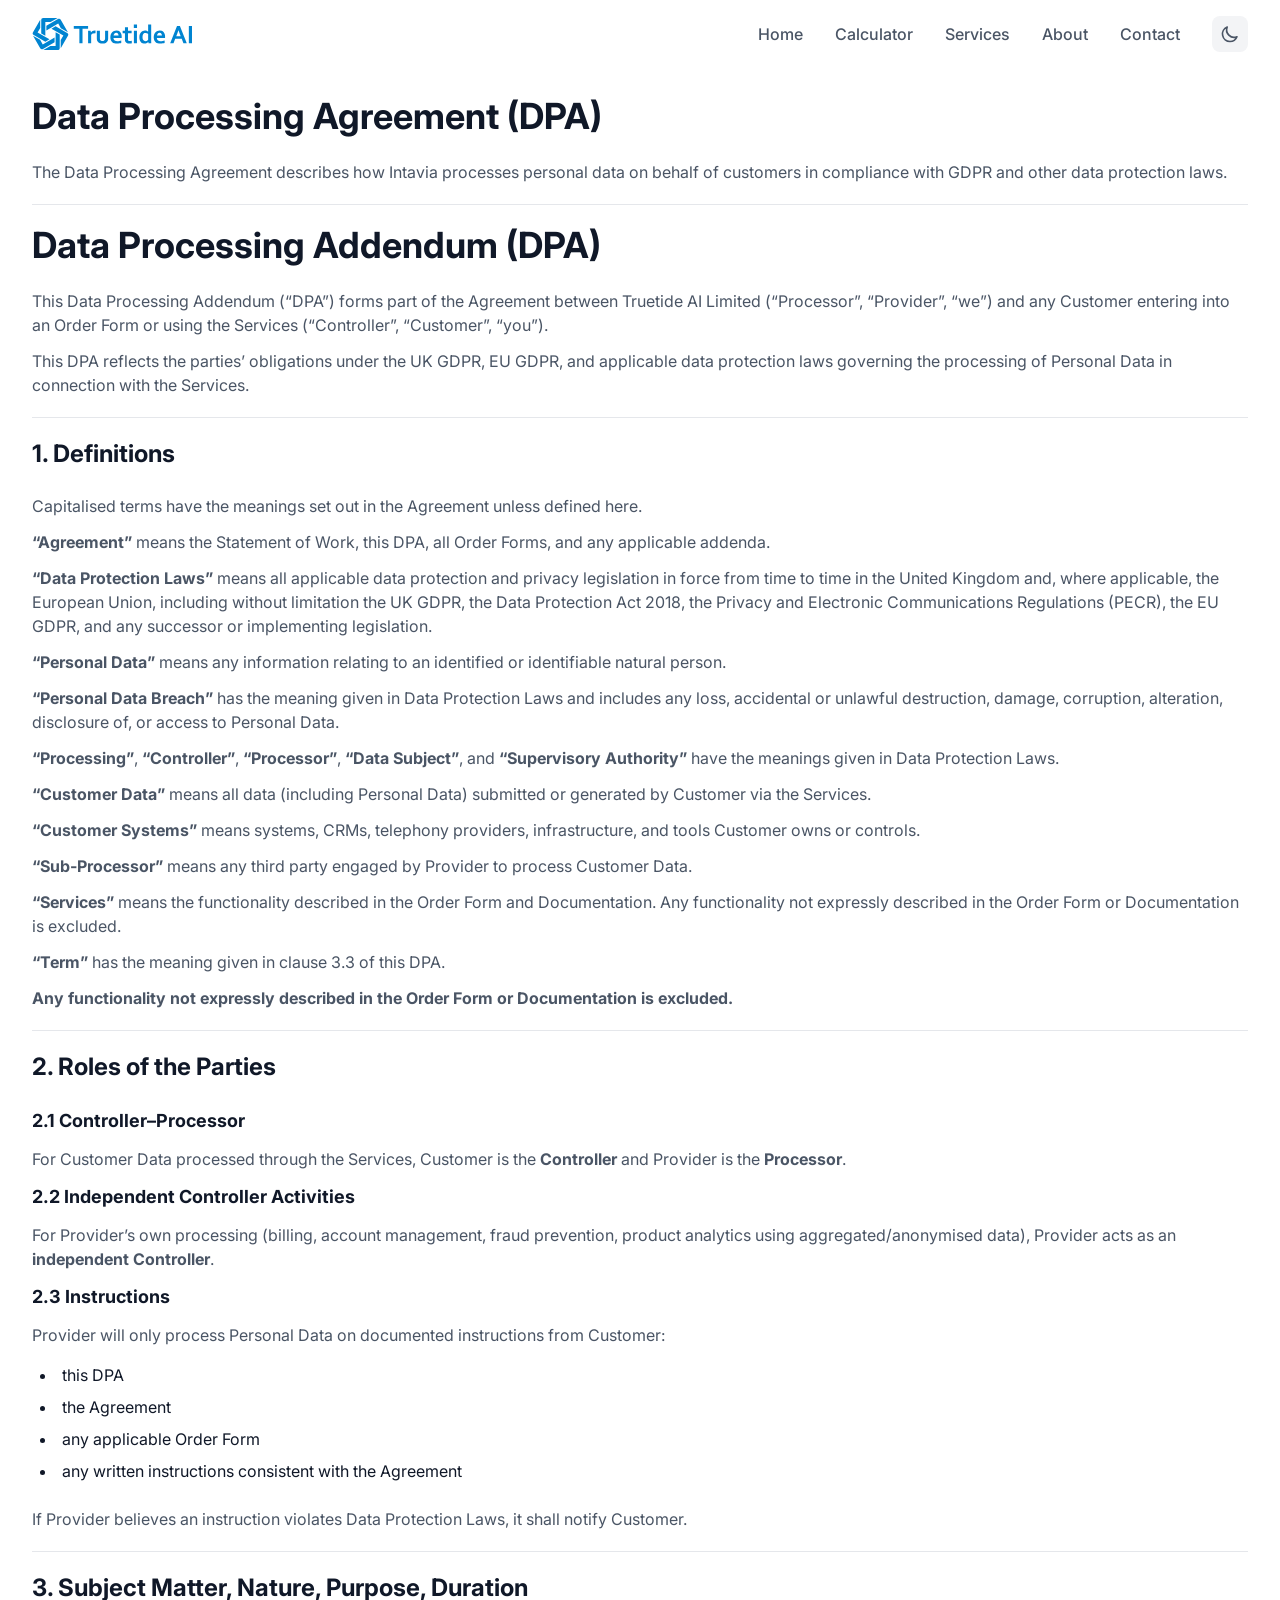
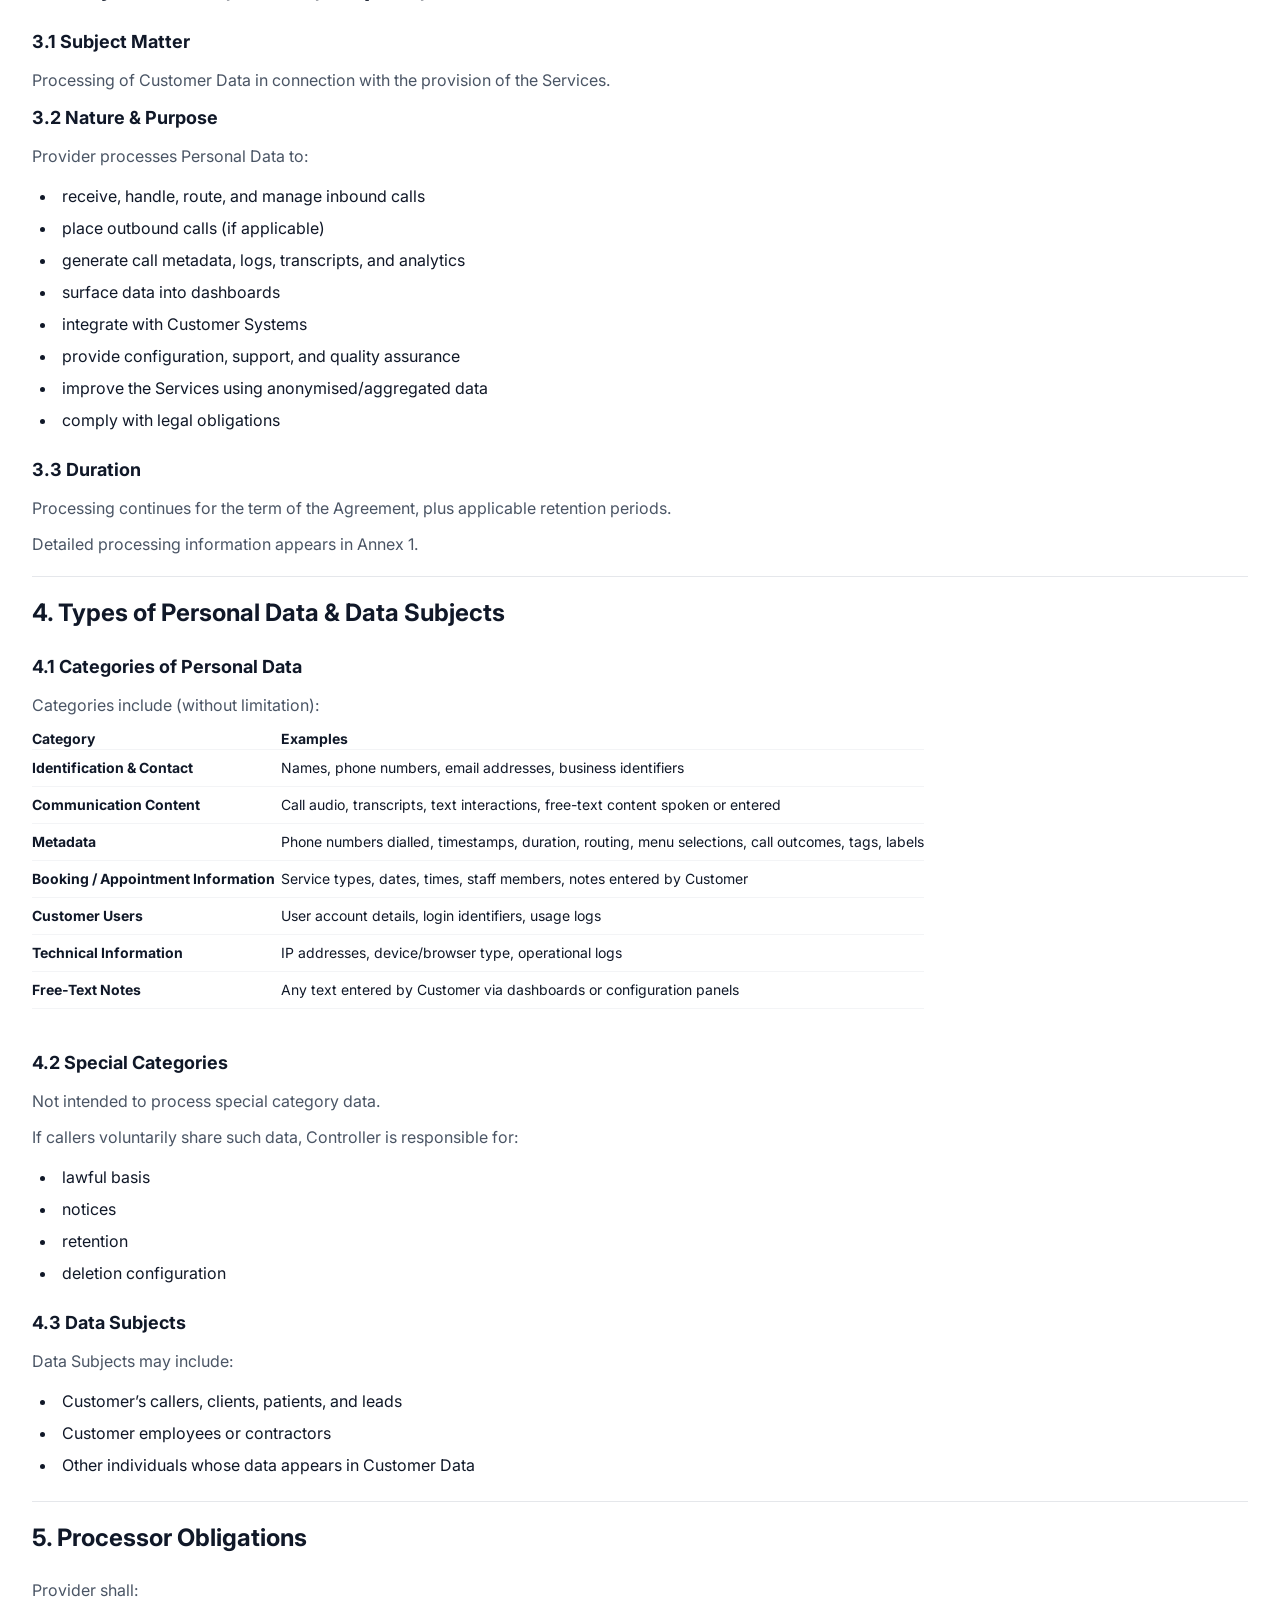
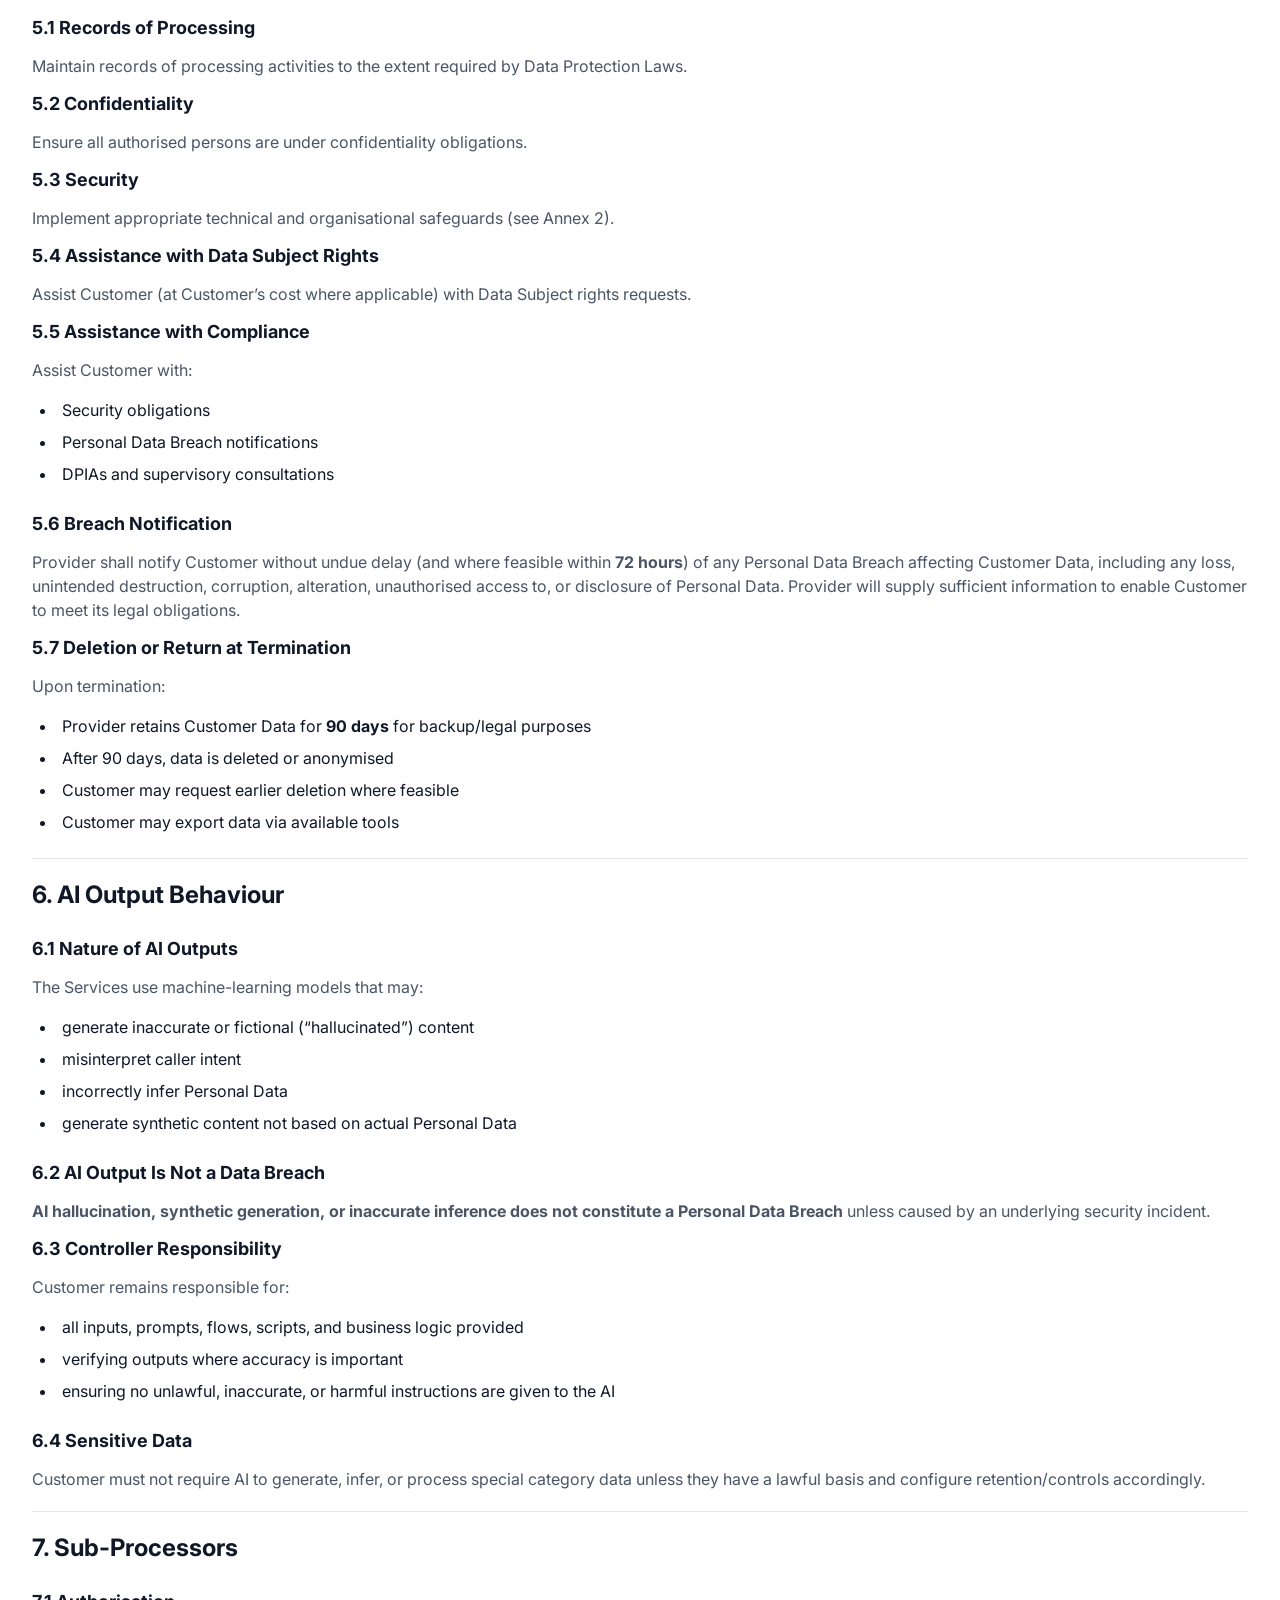
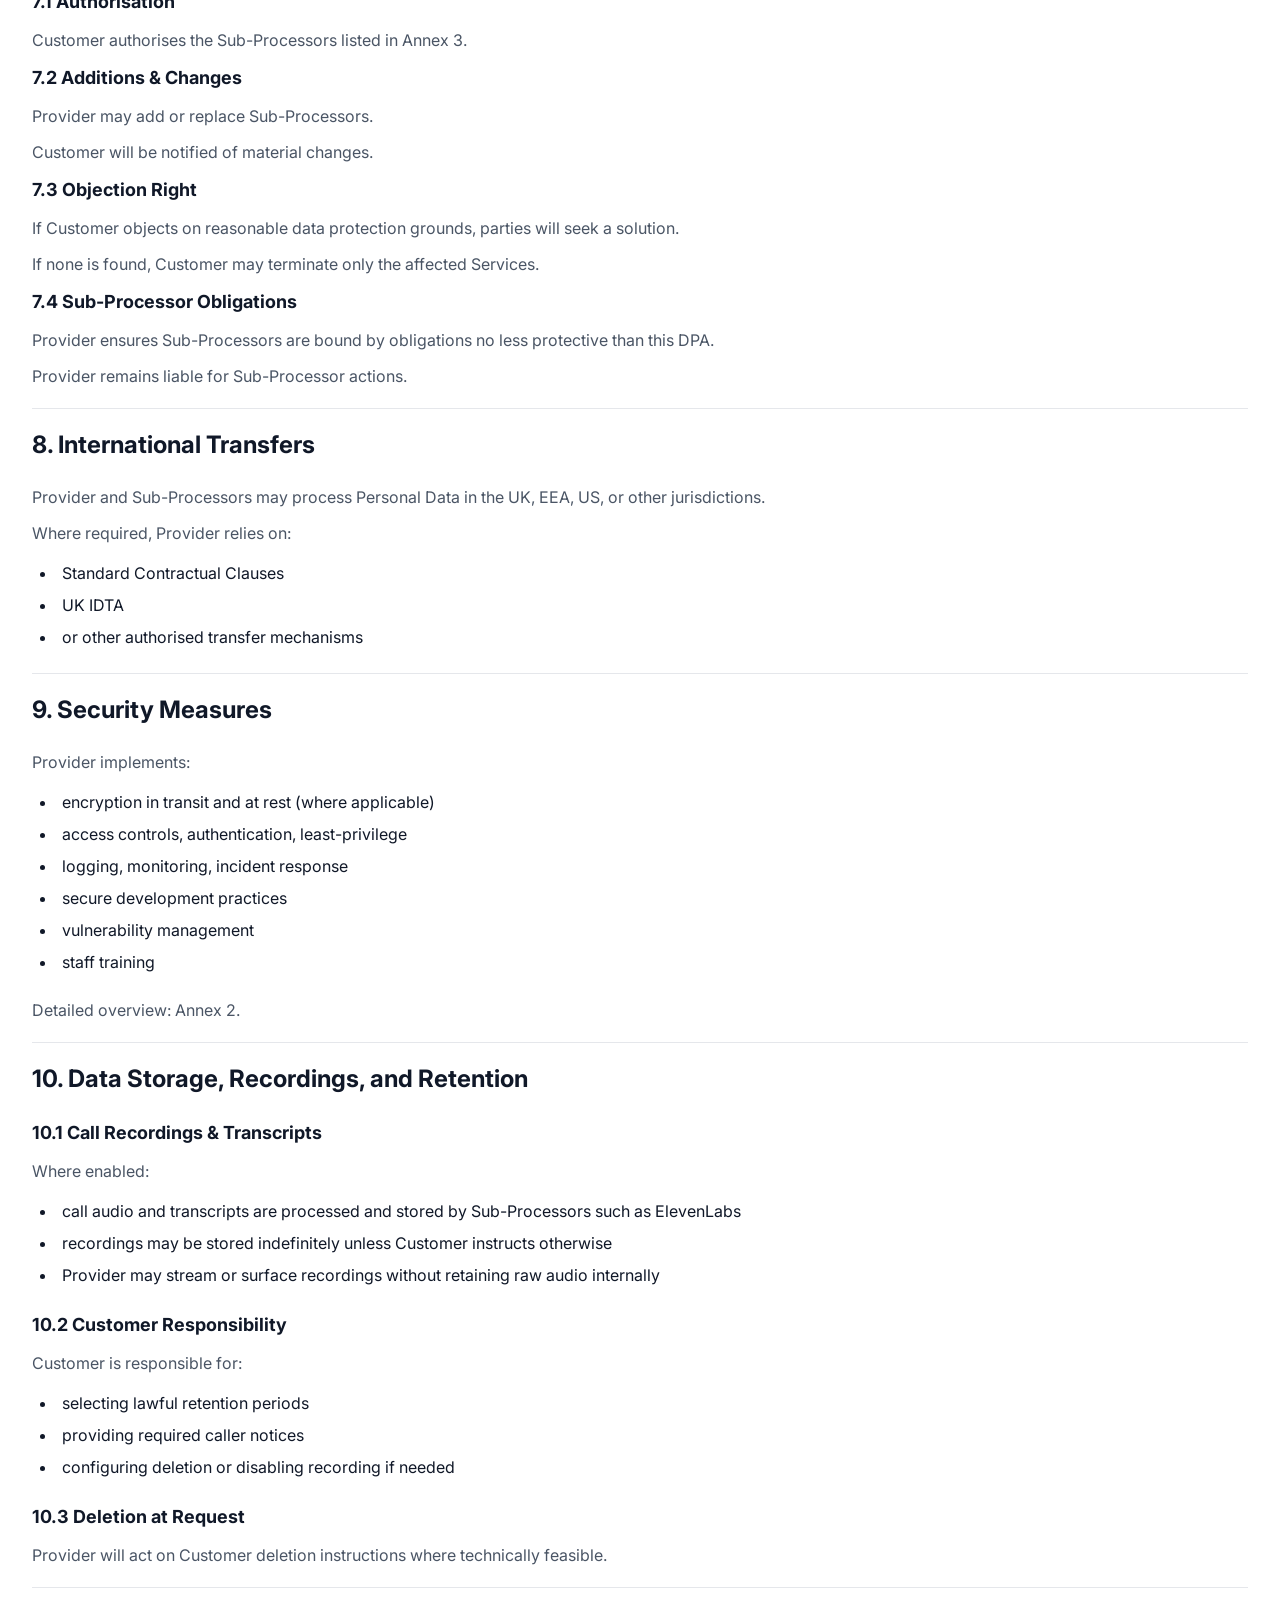
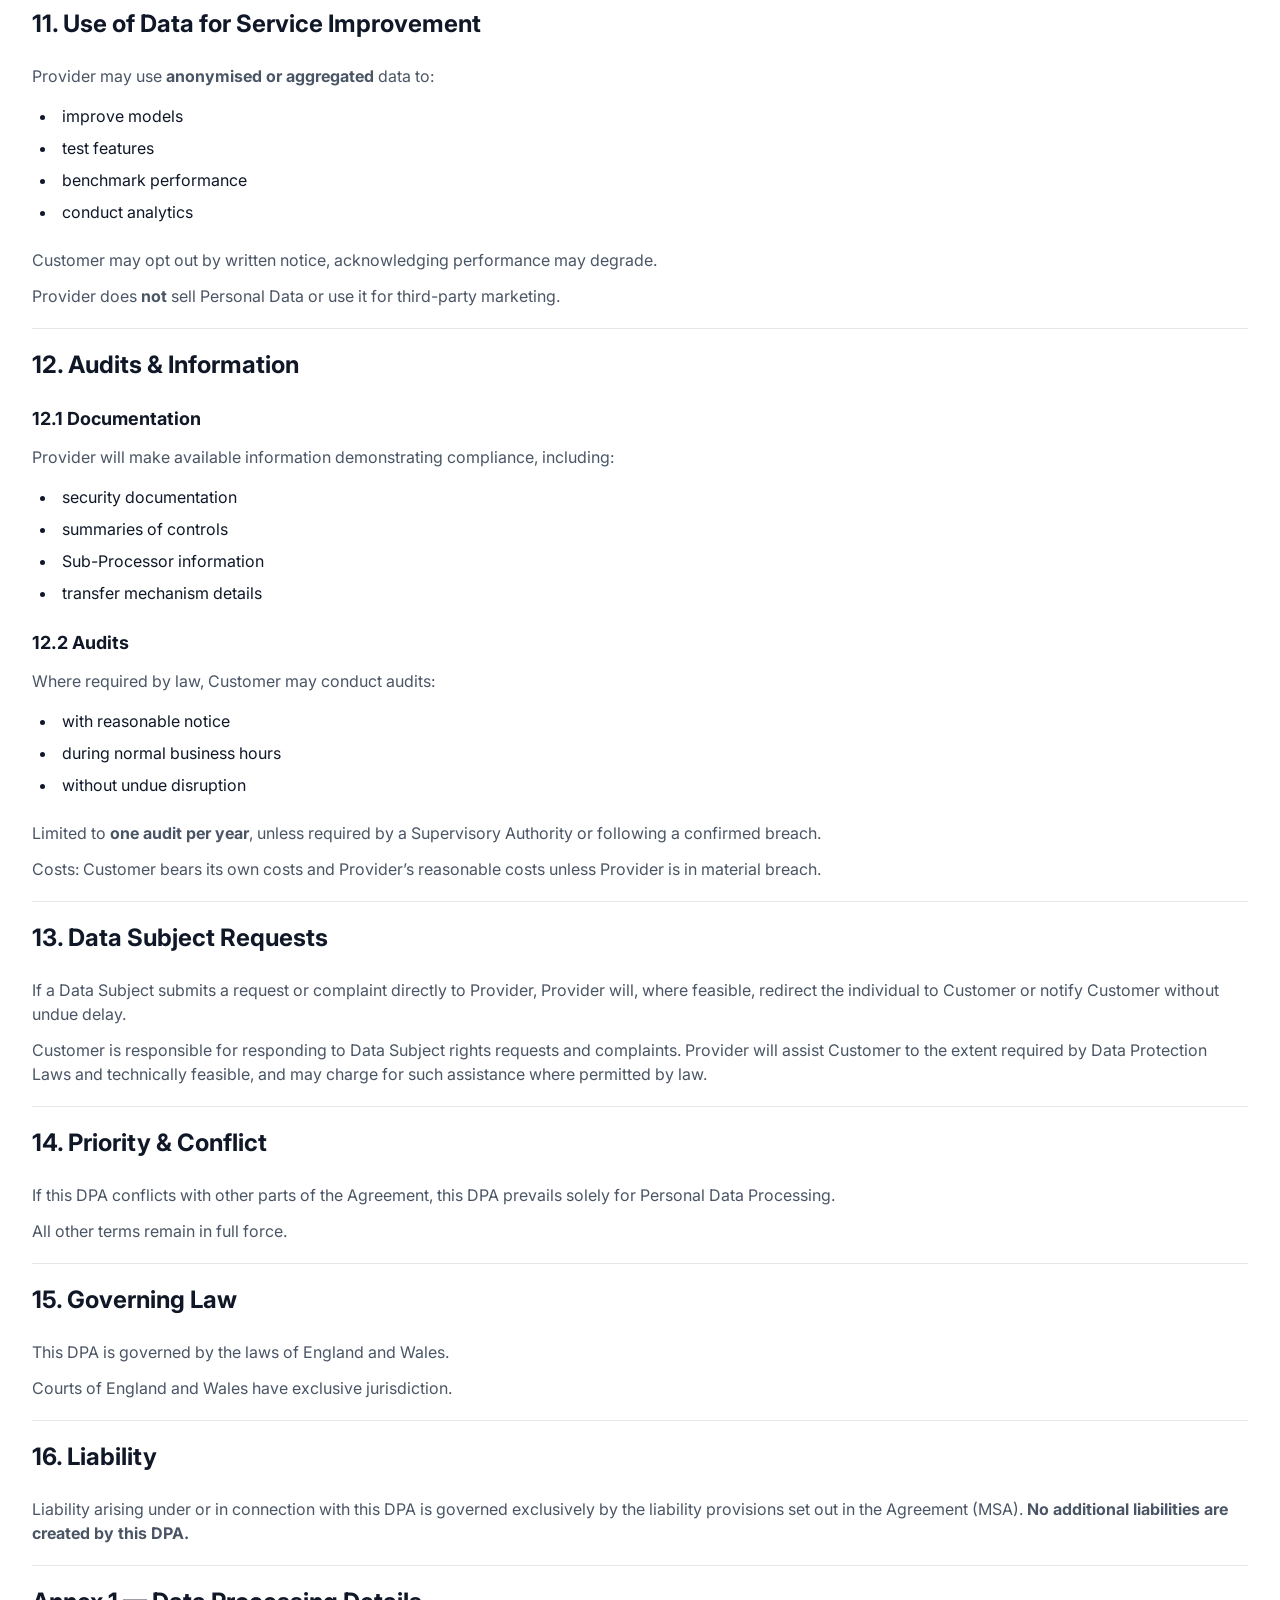
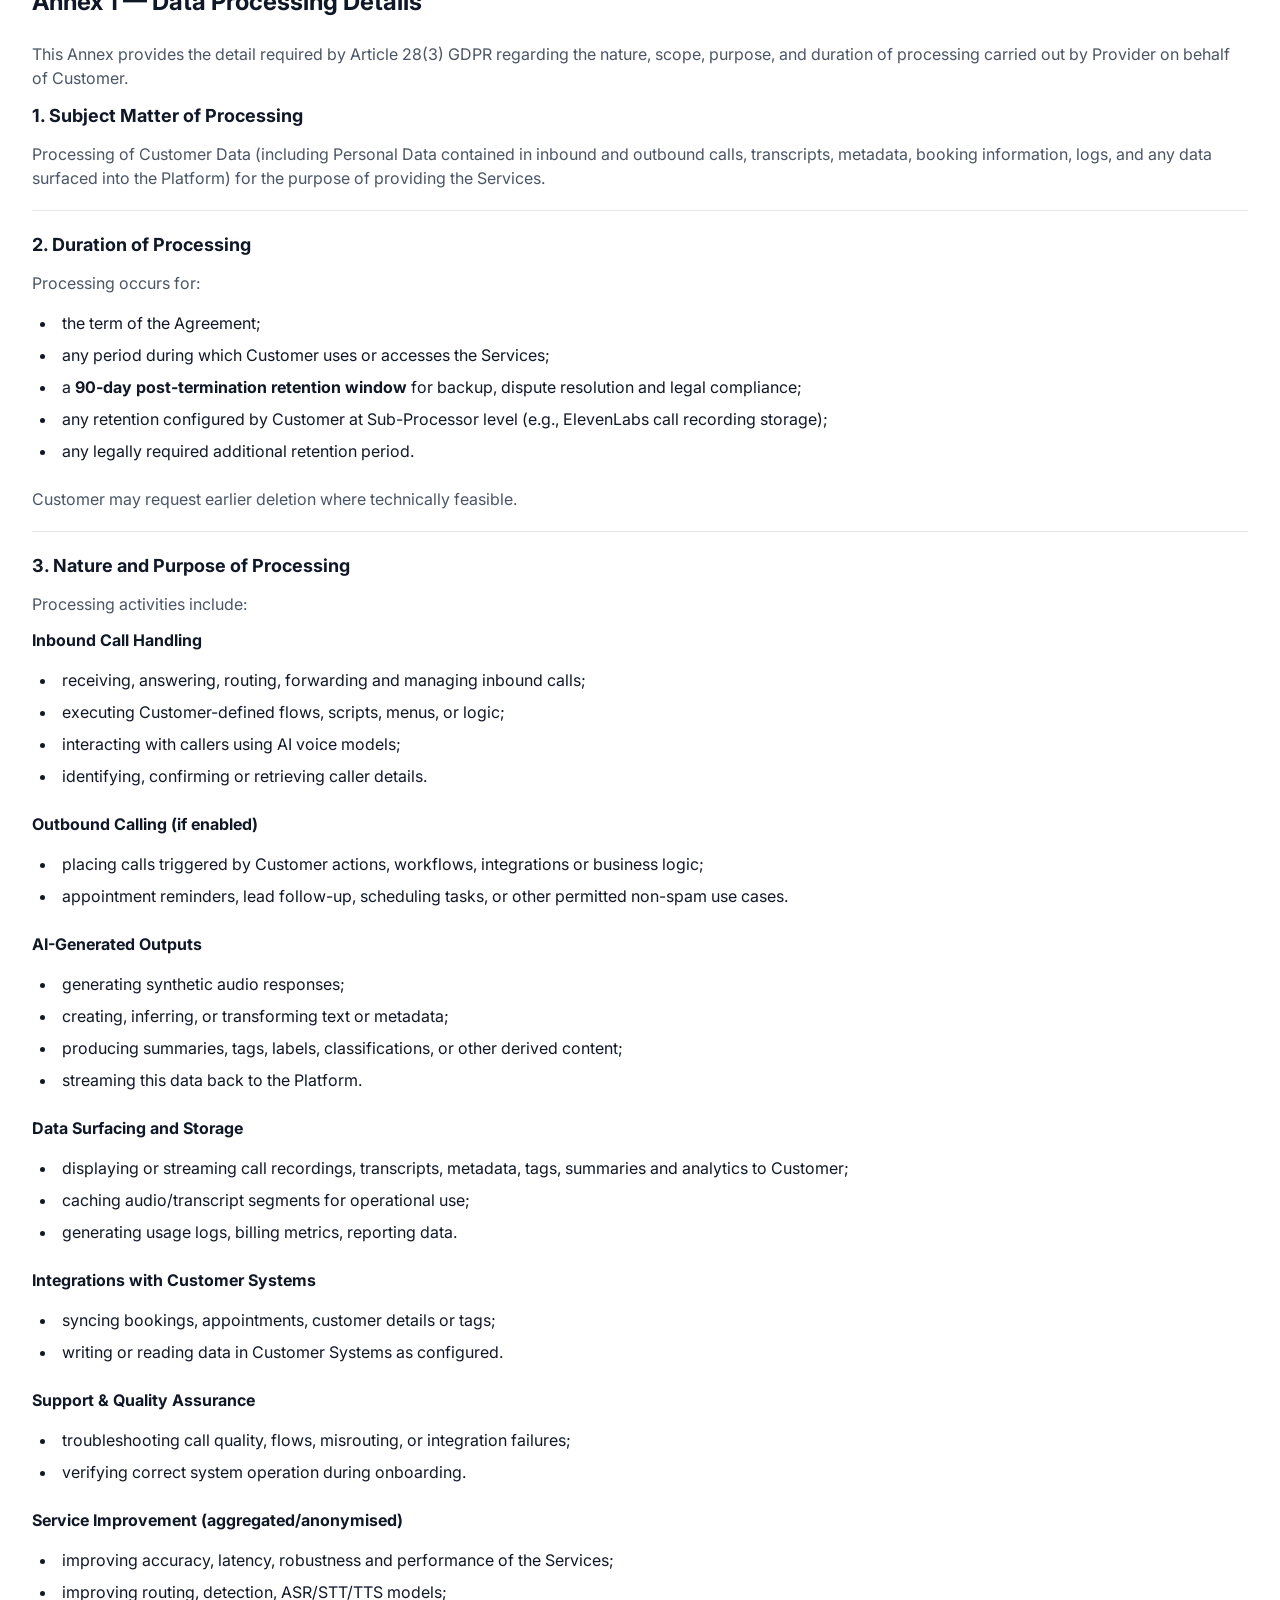
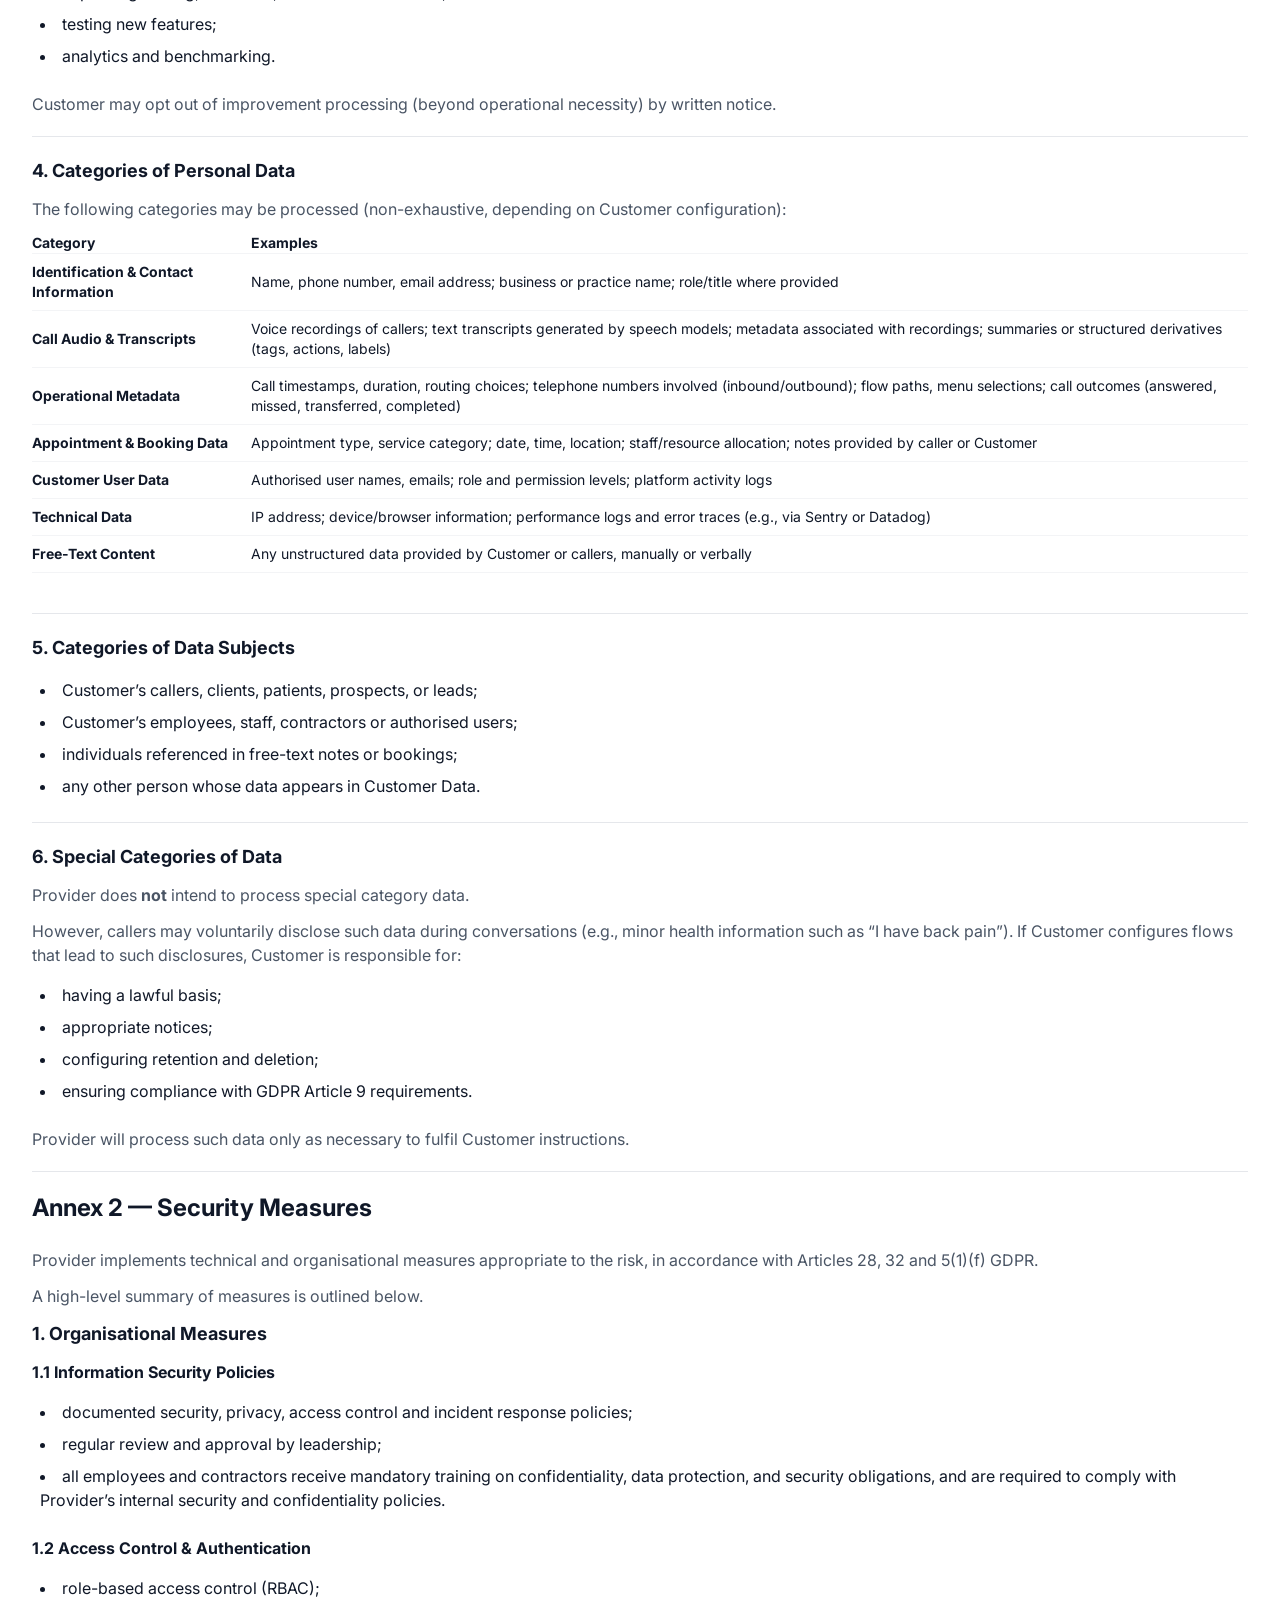
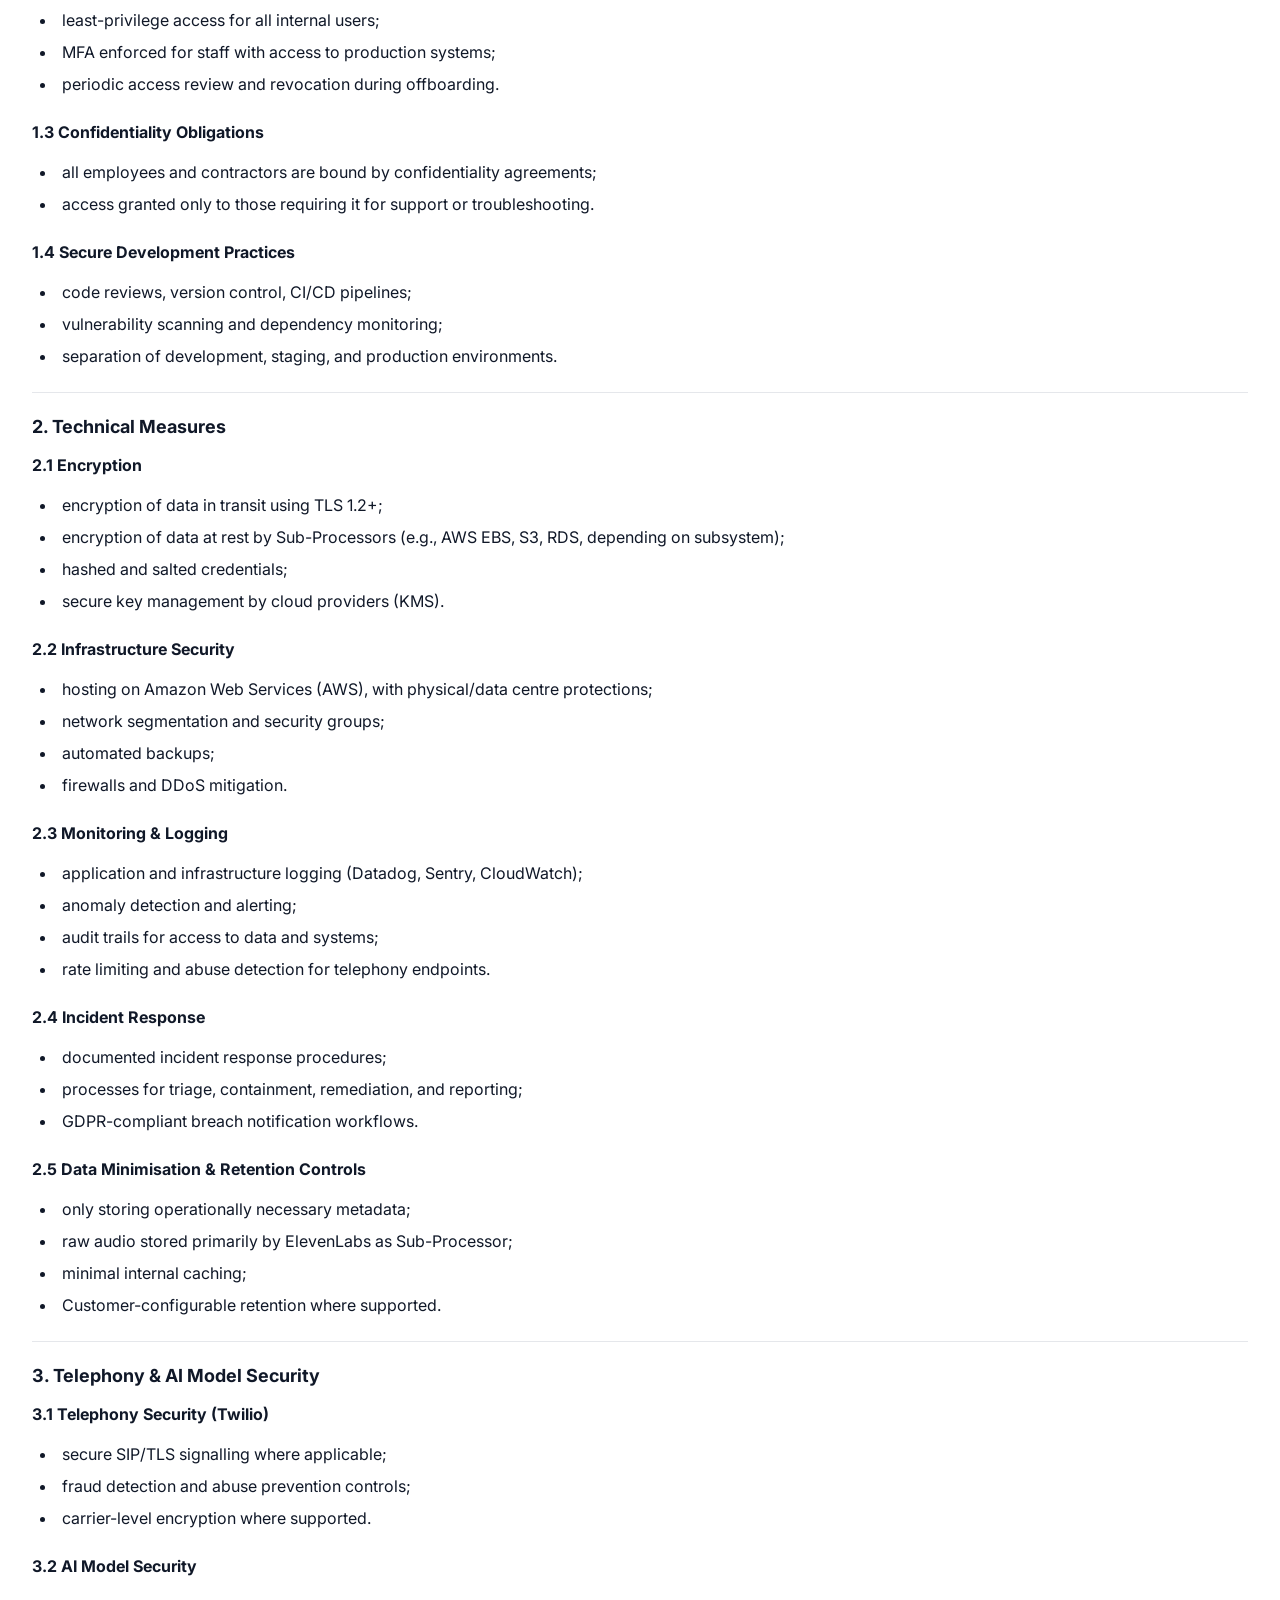
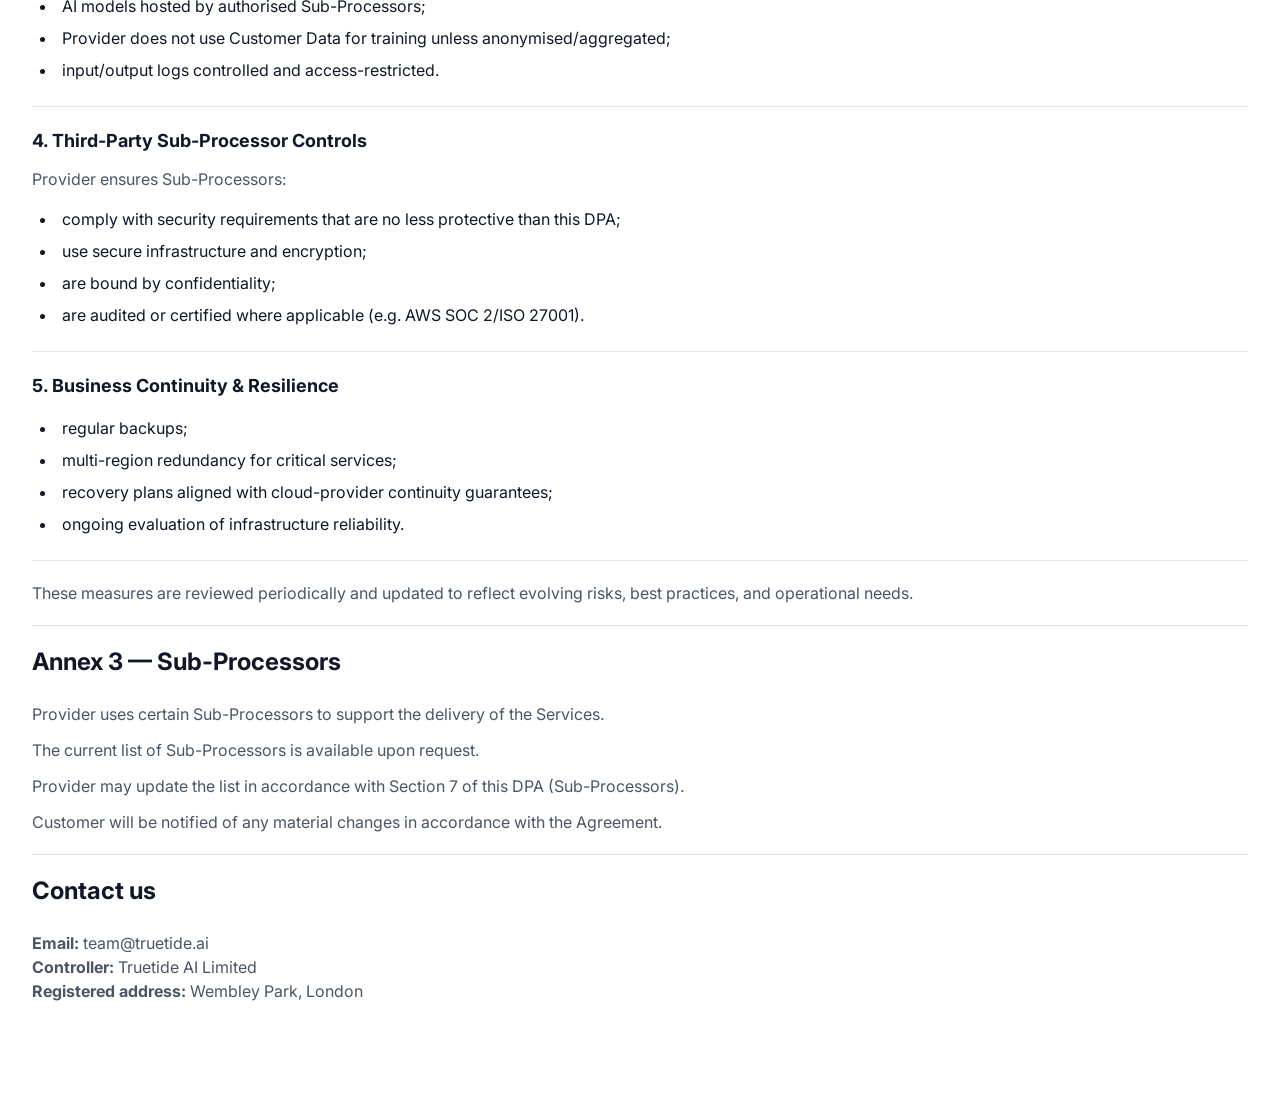
<file: legal/dpa/index.html>
<!DOCTYPE html><html lang="en"> <head><meta charset="UTF-8"><meta name="viewport" content="width=device-width, initial-scale=1.0"><link rel="icon" type="image/png" href="/favicon-96x96.png" sizes="96x96"><link rel="icon" type="image/svg+xml" href="/favicon.svg"><link rel="shortcut icon" href="/favicon.ico"><link rel="apple-touch-icon" sizes="180x180" href="/apple-touch-icon.png"><meta name="apple-mobile-web-app-title" content="Truetide AI"><link rel="manifest" href="/site.webmanifest"><link rel="canonical" href="https://www.truetide.ai/legal/dpa"><meta name="generator" content="Astro v5.16.6"><meta property="og:site_name" content="Truetide AI"><meta name="description" content="Truetide AI - AI agency helping businesses unlock real productivity and profit by developing practical AI solutions to automate workflows, enhance productivity, and improve customer experiences."><meta name="keywords" content="mobile app development, web development, React Native, Flutter, iOS, Android, full-stack development"><title>Truetide AI - Automating Conversations & Workflows</title><script type="application/ld+json">
		{
			"@context": "https://schema.org",
			"@type": "WebSite",
			"name": "Truetide AI",
			"url": "https://www.truetide.ai/"
		}
		</script><!-- Preload fonts --><link rel="preconnect" href="https://fonts.googleapis.com"><link rel="preconnect" href="https://fonts.gstatic.com" crossorigin><link href="https://fonts.googleapis.com/css2?family=Inter:wght@300;400;500;600;700;800;900&display=swap" rel="stylesheet"><!-- Theme initialization script --><script>
			const stored = localStorage.getItem('theme');
			const prefersDark = window.matchMedia('(prefers-color-scheme: dark)').matches;
			
			if (stored === 'dark' || (!stored && prefersDark)) {
				document.documentElement.classList.add('dark');
			}			
		</script><link rel="stylesheet" href="/_astro/index.DWOHdMB6.css">
<style>/*! tailwindcss v4.1.17 | MIT License | https://tailwindcss.com */@layer properties{@supports (((-webkit-hyphens:none)) and (not (margin-trim:inline))) or ((-moz-orient:inline) and (not (color:rgb(from red r g b)))){*,:before,:after,::backdrop{--tw-font-weight:initial;--tw-duration:initial}}}.nav-link[data-astro-cid-pux6a34n]{--tw-font-weight:var(--font-weight-medium,500);font-weight:var(--font-weight-medium,500);color:var(--color-gray-600,oklch(44.6% .03 256.802));transition-property:color,background-color,border-color,outline-color,text-decoration-color,fill,stroke,--tw-gradient-from,--tw-gradient-via,--tw-gradient-to;transition-timing-function:var(--tw-ease,var(--default-transition-timing-function,cubic-bezier(.4,0,.2,1)));transition-duration:var(--tw-duration,var(--default-transition-duration,.15s));--tw-duration:.2s;transition-duration:.2s}@media(hover:hover){.nav-link[data-astro-cid-pux6a34n]:hover{color:var(--color-primary-600,var(--color-sky-600))}}.nav-link[data-astro-cid-pux6a34n]:is(.dark *){color:var(--color-gray-300,oklch(87.2% .01 258.338))}@media(hover:hover){.nav-link[data-astro-cid-pux6a34n]:is(.dark *):hover{color:var(--color-primary-400,var(--color-sky-400))}}.theme-toggle[data-astro-cid-pux6a34n]{border-radius:var(--radius-lg,.5rem);background-color:var(--color-gray-100,oklch(96.7% .003 264.542));padding:calc(var(--spacing,.25rem)*2);transition-property:color,background-color,border-color,outline-color,text-decoration-color,fill,stroke,--tw-gradient-from,--tw-gradient-via,--tw-gradient-to;transition-timing-function:var(--tw-ease,var(--default-transition-timing-function,cubic-bezier(.4,0,.2,1)));transition-duration:var(--tw-duration,var(--default-transition-duration,.15s));--tw-duration:.2s;transition-duration:.2s}@media(hover:hover){.theme-toggle[data-astro-cid-pux6a34n]:hover{background-color:var(--color-gray-200,oklch(92.8% .006 264.531))}}.theme-toggle[data-astro-cid-pux6a34n]:is(.dark *){background-color:var(--color-gray-800,oklch(27.8% .033 256.848))}@media(hover:hover){.theme-toggle[data-astro-cid-pux6a34n]:is(.dark *):hover{background-color:var(--color-gray-700,oklch(37.3% .034 259.733))}}@property --tw-font-weight{syntax:"*";inherits:false}@property --tw-duration{syntax:"*";inherits:false}
</style></head> <body>  <nav id="navigation" class="fixed w-full z-50 transition-all duration-300 section-padding py-4" data-astro-cid-pux6a34n> <div class="container-max-width" data-astro-cid-pux6a34n> <div class="flex justify-between" data-astro-cid-pux6a34n> <div class="flex items-center gap-2" data-astro-cid-pux6a34n> <div class="w-40 mr-10" data-astro-cid-pux6a34n> <a href="/" data-astro-cid-pux6a34n> <svg xmlns="http://www.w3.org/2000/svg" viewBox="0 0 2500 500" data-astro-cid-pux6a34n> <path class="fill-sky-600 dark:fill-sky-200" d="M789.51 394.95h-49.447V166.28h-87.187v-41.374h223.62v41.374H789.51zm203.26-157.62h-4.037q-21.999 0-38.75 6.66-16.549 6.458-25.63 19.98v130.98H876.52V199.38h39.557l4.44 27.246h.807q8.476-14.935 23.21-23.41 14.935-8.68 35.723-8.68 7.265 0 12.513.808zM1101.38 400q-29.466 0-48.841-9.89-19.375-10.09-29.264-27.043-5.247-9.082-7.871-19.98-2.422-10.898-2.422-24.22v-119.48h47.832v114.43q0 9.89 1.413 17.156 1.413 7.064 4.238 12.31 4.844 8.88 13.724 13.32 8.88 4.239 21.191 4.239 12.917 0 22-4.844 9.283-4.844 13.925-14.733 4.642-9.485 4.642-26.439v-115.44h47.832v119.48q0 23.815-8.275 40.163-4.642 9.284-12.109 16.953-7.265 7.468-17.357 12.917-9.89 5.248-22.604 8.073-12.513 3.027-28.053 3.027zm233.53-38.548q13.926 0 29.062-2.825t30.677-8.073v38.144q-9.284 4.036-28.457 7.669-19.173 3.633-39.759 3.633-20.788 0-39.557-5.248-18.568-5.449-32.494-17.357-13.926-11.908-22.2-30.879-8.073-18.97-8.073-46.016 0-26.64 7.67-46.62 7.669-19.98 20.585-33.1t29.466-19.577q16.751-6.66 34.512-6.66 18.568 0 34.108 5.651 15.742 5.651 27.044 17.76 11.504 12.11 17.76 31.283 6.459 18.971 6.459 45.006-.202 10.091-.606 17.155h-128.16q1.01 13.522 6.055 23.21 5.046 9.486 13.118 15.54 8.275 5.853 19.173 8.678 10.898 2.624 23.613 2.624zm-19.173-129.57q-9.082 0-16.146 3.431-7.064 3.23-12.311 9.082-5.045 5.651-8.073 13.32-3.027 7.67-4.036 16.348h76.894q0-8.678-2.422-16.348-2.22-7.67-6.862-13.32-4.44-5.853-11.302-9.082-6.66-3.431-15.742-3.431zm243.83 162.87q-8.073 2.422-19.375 3.835-11.1 1.412-20.788 1.412-24.622 0-40.364-7.87-15.54-8.074-21.999-23.009-4.642-10.697-4.642-29.062v-101.32h-36.53v-39.355h36.53V144.69h47.832v54.694h56.51v39.355h-56.51v95.06q0 11.301 3.431 16.75 6.055 9.284 24.017 9.284 8.275 0 16.348-1.21 8.275-1.414 15.54-3.432zm32.518-195.36h47.832v195.57h-47.832zm-1.211-96.673h50.254v51.868h-50.254zm180.86 259.14q7.064 0 13.32-1.816 6.458-1.817 12.109-4.844 5.651-3.028 9.89-6.66 4.44-3.633 7.467-7.064v-92.838q-8.477-6.862-18.971-11.302-10.495-4.642-22.2-4.642-7.468 0-15.742 3.027-8.073 3.028-14.935 10.293-6.66 7.266-11.302 20.182-4.44 12.917-4.44 32.897 0 29.466 11.302 46.016 11.504 16.55 33.503 16.751zm-94.251-60.749q0-25.631 7.064-45.612 7.064-20.182 19.173-33.704 12.31-13.724 28.053-20.384 15.742-6.862 32.695-6.862 7.87 0 14.935 1.413t13.32 3.834 11.706 5.45q5.449 3.027 10.09 6.256h.404q-.201-4.036-.403-11.302v-97.481h47.832v234.11q0 19.375.403 33.301.404 13.926.808 24.824h-43.19l-2.018-20.788h-.808q-4.238 5.046-10.293 9.89-5.853 4.843-13.118 8.476-7.064 3.431-15.742 5.45-8.476 2.017-18.568 2.017-15.944 0-30.677-5.65-14.53-5.652-26.237-17.358-11.504-11.908-18.568-30.879-6.862-19.173-6.862-45.006zm335.25 60.345q13.926 0 29.062-2.826t30.677-8.072V388.7q-9.284 4.036-28.457 7.669-19.173 3.633-39.759 3.633-20.788 0-39.557-5.248-18.568-5.449-32.494-17.357-13.926-11.908-22.2-30.879-8.073-18.97-8.073-46.016 0-26.64 7.67-46.62t20.585-33.1q12.917-13.118 29.466-19.577 16.751-6.66 34.512-6.66 18.568 0 34.108 5.651 15.742 5.651 27.044 17.76 11.504 12.11 17.76 31.283 6.459 18.971 6.459 45.006-.202 10.091-.606 17.155h-128.16q1.01 13.522 6.055 23.21 5.046 9.486 13.118 15.54 8.275 5.853 19.173 8.678 10.898 2.624 23.613 2.624zm-19.173-129.57q-9.082 0-16.146 3.431-7.064 3.23-12.311 9.082-5.046 5.651-8.073 13.32-3.027 7.67-4.036 16.348h76.894q0-8.678-2.422-16.348-2.22-7.67-6.862-13.32-4.44-5.853-11.302-9.082-6.66-3.431-15.742-3.431zm345.97 94.251h-101.72l-26.439 68.822h-52.676l107.17-270.04h45.208l107.17 270.04h-52.272zm-51.263-136.23q-14.128 42.383-25.228 70.84l-9.284 24.017h69.831l-9.284-24.017q-11.1-28.659-25.228-70.84zm162.29 205.05v-270.04h49.447v270.04z" aria-label="Truetide AI" data-astro-cid-pux6a34n></path> <g class="fill-sky-600 dark:fill-sky-200" data-astro-cid-pux6a34n> /* fill-[#25a] fill-[#8ad] */
<path d="m449.03 27.702c-10.667-18.475-25.238-22.379-43.713-11.713l-181 104.5-6.5e-4 73.901 185.29-106.98 40.925 70.884 110.85 64z" data-astro-cid-pux6a34n></path> <path d="m561.38 277.7c10.667-18.475 6.7624-33.046-11.713-43.713l-181-104.5-64.001 36.95 185.29 106.98-40.925 70.884-1.6e-4 128z" data-astro-cid-pux6a34n></path> <path d="m401.05 500c21.333-1e-5 32-10.667 32-32l-1e-5 -18 1e-5 -14v-177l-64-36.951 1e-5 213.95h-81.85l-110.85 64z" data-astro-cid-pux6a34n></path> <path d="m128.37 472.3c10.667 18.475 25.238 22.379 43.713 11.713l181-104.5 6.5e-4 -73.901-185.29 106.98-40.925-70.884-110.85-64z" data-astro-cid-pux6a34n></path> <path d="m16.018 222.3c-10.667 18.475-6.7624 33.046 11.713 43.713l181 104.5 64.001-36.95-185.29-106.98 40.925-70.884 1.6e-4 -128z" data-astro-cid-pux6a34n></path> <path d="m176.35-7.5495e-7c-21.333 1.3221e-5 -32 10.667-32 32l1e-5 18-1e-5 14v177l64 36.951-1e-5 -213.95 81.85 5e-6 110.85-64z" data-astro-cid-pux6a34n></path> </g> <!-- alternative make logo icon 26d for dark --> </svg> </a> </div> <!--
          <Image src={logo} alt={alt} height={height} />
          <span class="text-xl font-bold">{company}</span>
        --> </div> <!-- Desktop Navigation --> <div class="hidden md:flex items-center gap-8" data-astro-cid-pux6a34n> <a href="/#home" class="nav-link" data-astro-cid-pux6a34n> Home </a><a href="/#calculator" class="nav-link" data-astro-cid-pux6a34n> Calculator </a><a href="/#services" class="nav-link" data-astro-cid-pux6a34n> Services </a><a href="/#about" class="nav-link" data-astro-cid-pux6a34n> About </a><a href="/#contact" class="nav-link" data-astro-cid-pux6a34n> Contact </a> <button id="theme-toggle" class="theme-toggle" aria-label="Toggle theme" data-astro-cid-pux6a34n> <svg id="sun-icon" class="w-5 h-5 text-yellow-500 hidden" fill="none" stroke="currentColor" viewBox="0 0 24 24" data-astro-cid-pux6a34n> <path stroke-linecap="round" stroke-linejoin="round" stroke-width="2" d="M12 3v1m0 16v1m9-9h-1M4 12H3m15.364 6.364l-.707-.707M6.343 6.343l-.707-.707m12.728 0l-.707.707M6.343 17.657l-.707.707M16 12a4 4 0 11-8 0 4 4 0 018 0z" data-astro-cid-pux6a34n></path> </svg> <svg id="moon-icon" class="w-5 h-5 text-gray-600" fill="none" stroke="currentColor" viewBox="0 0 24 24" data-astro-cid-pux6a34n> <path stroke-linecap="round" stroke-linejoin="round" stroke-width="2" d="M20.354 15.354A9 9 0 018.646 3.646 9.003 9.003 0 0012 21a9.003 9.003 0 008.354-5.646z" data-astro-cid-pux6a34n></path> </svg> </button> </div> <!-- Mobile Menu Button --> <div class="md:hidden flex items-center gap-4" data-astro-cid-pux6a34n> <button id="theme-toggle-mobile" class="theme-toggle" aria-label="Toggle theme" data-astro-cid-pux6a34n> <svg id="sun-icon-mobile" class="w-5 h-5 text-yellow-500 hidden" fill="none" stroke="currentColor" viewBox="0 0 24 24" data-astro-cid-pux6a34n> <path stroke-linecap="round" stroke-linejoin="round" stroke-width="2" d="M12 3v1m0 16v1m9-9h-1M4 12H3m15.364 6.364l-.707-.707M6.343 6.343l-.707-.707m12.728 0l-.707.707M6.343 17.657l-.707.707M16 12a4 4 0 11-8 0 4 4 0 018 0z" data-astro-cid-pux6a34n></path> </svg> <svg id="moon-icon-mobile" class="w-5 h-5 text-gray-600" fill="none" stroke="currentColor" viewBox="0 0 24 24" data-astro-cid-pux6a34n> <path stroke-linecap="round" stroke-linejoin="round" stroke-width="2" d="M20.354 15.354A9 9 0 018.646 3.646 9.003 9.003 0 0012 21a9.003 9.003 0 008.354-5.646z" data-astro-cid-pux6a34n></path> </svg> </button> <button id="mobile-menu-button" class="p-2 rounded-lg hover:bg-gray-100 dark:hover:bg-gray-800 transition-colors duration-200" data-astro-cid-pux6a34n> <svg id="menu-icon" class="w-6 h-6" fill="none" stroke="currentColor" viewBox="0 0 24 24" data-astro-cid-pux6a34n> <path stroke-linecap="round" stroke-linejoin="round" stroke-width="2" d="M4 6h16M4 12h16M4 18h16" data-astro-cid-pux6a34n></path> </svg> <svg id="close-icon" class="w-6 h-6 hidden" fill="none" stroke="currentColor" viewBox="0 0 24 24" data-astro-cid-pux6a34n> <path stroke-linecap="round" stroke-linejoin="round" stroke-width="2" d="M6 18L18 6M6 6l12 12" data-astro-cid-pux6a34n></path> </svg> </button> </div> </div> <!-- Mobile Navigation --> <div id="mobile-menu" class="md:hidden mt-4 py-4 border-t border-gray-200 dark:border-gray-700 hidden animate-slide-up" data-astro-cid-pux6a34n> <div class="flex flex-col gap-4" data-astro-cid-pux6a34n> <a href="/#home" class="nav-link py-2" data-astro-cid-pux6a34n> Home </a><a href="/#calculator" class="nav-link py-2" data-astro-cid-pux6a34n> Calculator </a><a href="/#services" class="nav-link py-2" data-astro-cid-pux6a34n> Services </a><a href="/#about" class="nav-link py-2" data-astro-cid-pux6a34n> About </a><a href="/#contact" class="nav-link py-2" data-astro-cid-pux6a34n> Contact </a> </div> </div> </div> </nav>  <script type="module">function d(){window.scrollY>10?s(!0):document.getElementById("mobile-menu")?.classList.contains("hidden")&&s(!1)}function s(e){const t=document.getElementById("navigation"),n=["bg-white/90","dark:bg-gray-900/90","backdrop-blur-md","shadow-lg"];e?t?.classList.add(...n):t?.classList.remove(...n)}function c(){const e=document.getElementById("mobile-menu"),t=document.getElementById("menu-icon"),n=document.getElementById("close-icon");e?.classList.toggle("hidden"),t?.classList.toggle("hidden"),n?.classList.toggle("hidden"),window.scrollY<=10&&(console.log("Updating navigation styles for mobile menu toggle"),e?.classList.contains("hidden")?s(!1):s(!0))}function l(){const e=document.documentElement;e.classList.contains("dark")?(e.classList.remove("dark"),localStorage.setItem("theme","light")):(e.classList.add("dark"),localStorage.setItem("theme","dark")),i()}function i(){const e=document.documentElement.classList.contains("dark"),t=document.querySelectorAll("#sun-icon, #sun-icon-mobile"),n=document.querySelectorAll("#moon-icon, #moon-icon-mobile");t.forEach(o=>{e?o.classList.remove("hidden"):o.classList.add("hidden")}),n.forEach(o=>{e?o.classList.add("hidden"):o.classList.remove("hidden")})}function a(e){const t=e.target;if(t.getAttribute("href")?.startsWith("#")){e.preventDefault();const n=t.getAttribute("href")?.substring(1),o=document.getElementById(n||"");o&&(o.scrollIntoView({behavior:"smooth"}),document.getElementById("mobile-menu")?.classList.contains("hidden")||c())}}document.addEventListener("DOMContentLoaded",()=>{window.addEventListener("scroll",d),document.getElementById("mobile-menu-button")?.addEventListener("click",c),document.getElementById("theme-toggle")?.addEventListener("click",l),document.getElementById("theme-toggle-mobile")?.addEventListener("click",l),document.querySelectorAll(".nav-link").forEach(e=>{e.addEventListener("click",a)}),i()});</script> <section id="privacy" class="section-padding"> <div class="container-max-width"> <h1 class="text-4xl font-bold mb-6">Data Processing Agreement (DPA)</h1> <p class="text-gray-600 dark:text-gray-300 mb-3">The Data Processing Agreement describes how Intavia processes personal data on behalf of customers in compliance with GDPR and other data protection laws.</p> <hr class="my-5"> <h1 class="text-4xl font-bold mb-6">Data Processing Addendum (DPA)</h1> <p class="text-gray-600 dark:text-gray-300 mb-3">This Data Processing Addendum (“DPA”) forms part of the Agreement between Truetide AI Limited (“Processor”, “Provider”, “we”) and any Customer entering into an Order Form or using the Services (“Controller”, “Customer”, “you”).</p> <p class="text-gray-600 dark:text-gray-300 mb-3">This DPA reflects the parties’ obligations under the UK GDPR, EU GDPR, and applicable data protection laws governing the processing of Personal Data in connection with the Services.</p> <hr class="my-5"> <h1 class="text-2xl font-bold mb-6">1. Definitions</h1> <p class="text-gray-600 dark:text-gray-300 mb-3">Capitalised terms have the meanings set out in the Agreement unless defined here.</p> <p class="text-gray-600 dark:text-gray-300 mb-3"><strong>“Agreement”</strong> means the Statement of Work, this DPA, all Order Forms, and any applicable addenda.</p> <p class="text-gray-600 dark:text-gray-300 mb-3"><strong>“Data Protection Laws”</strong> means all applicable data protection and privacy legislation in force from time to time in the United Kingdom and, where applicable, the European Union, including without limitation the UK GDPR, the Data Protection Act 2018, the Privacy and Electronic Communications Regulations (PECR), the EU GDPR, and any successor or implementing legislation.</p> <p class="text-gray-600 dark:text-gray-300 mb-3"><strong>“Personal Data”</strong> means any information relating to an identified or identifiable natural person.</p> <p class="text-gray-600 dark:text-gray-300 mb-3"><strong>“Personal Data Breach”</strong> has the meaning given in Data Protection Laws and includes any loss, accidental or unlawful destruction, damage, corruption, alteration, disclosure of, or access to Personal Data.</p> <p class="text-gray-600 dark:text-gray-300 mb-3"><strong>“Processing”</strong>, <strong>“Controller”</strong>, <strong>“Processor”</strong>, <strong>“Data Subject”</strong>, and <strong>“Supervisory Authority”</strong> have the meanings given in Data Protection Laws.</p> <p class="text-gray-600 dark:text-gray-300 mb-3"><strong>“Customer Data”</strong> means all data (including Personal Data) submitted or generated by Customer via the Services.</p> <p class="text-gray-600 dark:text-gray-300 mb-3"><strong>“Customer Systems”</strong> means systems, CRMs, telephony providers, infrastructure, and tools Customer owns or controls.</p> <p class="text-gray-600 dark:text-gray-300 mb-3"><strong>“Sub-Processor”</strong> means any third party engaged by Provider to process Customer Data.</p> <p class="text-gray-600 dark:text-gray-300 mb-3"><strong>“Services”</strong> means the functionality described in the Order Form and Documentation. Any functionality not expressly described in the Order Form or Documentation is excluded.</p> <p class="text-gray-600 dark:text-gray-300 mb-3"><strong>“Term”</strong> has the meaning given in clause 3.3 of this DPA.</p> <p class="text-gray-600 dark:text-gray-300 mb-3"><strong>Any functionality not expressly described in the Order Form or Documentation is excluded.</strong></p> <hr class="my-5"> <h1 class="text-2xl font-bold mb-6">2. Roles of the Parties</h1> <h2 class="text-lg font-bold mb-3">2.1 Controller–Processor</h2> <p class="text-gray-600 dark:text-gray-300 mb-3">For Customer Data processed through the Services, Customer is the <strong>Controller</strong> and Provider is the <strong>Processor</strong>.</p> <h2 class="text-lg font-bold mb-3">2.2 Independent Controller Activities</h2> <p class="text-gray-600 dark:text-gray-300 mb-3">For Provider’s own processing (billing, account management, fraud prevention, product analytics using aggregated/anonymised data), Provider acts as an <strong>independent Controller</strong>.</p> <h2 class="text-lg font-bold mb-3">2.3 Instructions</h2> <p class="text-gray-600 dark:text-gray-300 mb-3">Provider will only process Personal Data on documented instructions from Customer:</p> <ul class="list-disc list-inside pl-2 mb-5"> <li class="py-1">this DPA</li> <li class="py-1">the Agreement</li> <li class="py-1">any applicable Order Form</li> <li class="py-1">any written instructions consistent with the Agreement</li> </ul> <p class="text-gray-600 dark:text-gray-300 mb-3">If Provider believes an instruction violates Data Protection Laws, it shall notify Customer.</p> <hr class="my-5"> <h1 class="text-2xl font-bold mb-6">3. Subject Matter, Nature, Purpose, Duration</h1> <h2 class="text-lg font-bold mb-3">3.1 Subject Matter</h2> <p class="text-gray-600 dark:text-gray-300 mb-3">Processing of Customer Data in connection with the provision of the Services.</p> <h2 class="text-lg font-bold mb-3">3.2 Nature &amp; Purpose</h2> <p class="text-gray-600 dark:text-gray-300 mb-3">Provider processes Personal Data to:</p> <ul class="list-disc list-inside pl-2 mb-5"> <li class="py-1">receive, handle, route, and manage inbound calls</li> <li class="py-1">place outbound calls (if applicable)</li> <li class="py-1">generate call metadata, logs, transcripts, and analytics</li> <li class="py-1">surface data into dashboards</li> <li class="py-1">integrate with Customer Systems</li> <li class="py-1">provide configuration, support, and quality assurance</li> <li class="py-1">improve the Services using anonymised/aggregated data</li> <li class="py-1">comply with legal obligations</li> </ul> <h2 class="text-lg font-bold mb-3">3.3 Duration</h2> <p class="text-gray-600 dark:text-gray-300 mb-3">Processing continues for the term of the Agreement, plus applicable retention periods.</p> <p class="text-gray-600 dark:text-gray-300 mb-3">Detailed processing information appears in Annex 1.</p> <hr class="my-5"> <h1 class="text-2xl font-bold mb-6">4. Types of Personal Data &amp; Data Subjects</h1> <h2 class="text-lg font-bold mb-3">4.1 Categories of Personal Data</h2> <p class="text-gray-600 dark:text-gray-300 mb-3">Categories include (without limitation):</p> <table class="text-sm text-left mb-10"> <thead class="border-b-1 border-gray-200"> <tr class="border-b-1 border-gray-100"> <th>Category</th> <th>Examples</th> </tr> </thead> <tbody> <tr class="border-b-1 border-gray-100"> <td class="py-2"><strong>Identification &amp; Contact</strong></td> <td class="py-2">Names, phone numbers, email addresses, business identifiers</td> </tr> <tr class="border-b-1 border-gray-100"> <td class="py-2"><strong>Communication Content</strong></td> <td class="py-2">Call audio, transcripts, text interactions, free-text content spoken or entered</td> </tr> <tr class="border-b-1 border-gray-100"> <td class="py-2"><strong>Metadata</strong></td> <td class="py-2">Phone numbers dialled, timestamps, duration, routing, menu selections, call outcomes, tags, labels</td> </tr> <tr class="border-b-1 border-gray-100"> <td class="py-2"><strong>Booking / Appointment Information &nbsp;</strong></td> <td class="py-2">Service types, dates, times, staff members, notes entered by Customer</td> </tr> <tr class="border-b-1 border-gray-100"> <td class="py-2"><strong>Customer Users</strong></td> <td class="py-2">User account details, login identifiers, usage logs</td> </tr> <tr class="border-b-1 border-gray-100"> <td class="py-2"><strong>Technical Information</strong></td> <td class="py-2">IP addresses, device/browser type, operational logs</td> </tr> <tr class="border-b-1 border-gray-100"> <td class="py-2"><strong>Free-Text Notes</strong></td> <td class="py-2">Any text entered by Customer via dashboards or configuration panels</td> </tr> </tbody> </table> <h2 class="text-lg font-bold mb-3">4.2 Special Categories</h2> <p class="text-gray-600 dark:text-gray-300 mb-3">Not intended to process special category data.</p> <p class="text-gray-600 dark:text-gray-300 mb-3">If callers voluntarily share such data, Controller is responsible for:</p> <ul class="list-disc list-inside pl-2 mb-5"> <li class="py-1">lawful basis</li> <li class="py-1">notices</li> <li class="py-1">retention</li> <li class="py-1">deletion configuration</li> </ul> <h2 class="text-lg font-bold mb-3">4.3 Data Subjects</h2> <p class="text-gray-600 dark:text-gray-300 mb-3">Data Subjects may include:</p> <ul class="list-disc list-inside pl-2 mb-5"> <li class="py-1">Customer’s callers, clients, patients, and leads</li> <li class="py-1">Customer employees or contractors</li> <li class="py-1">Other individuals whose data appears in Customer Data</li> </ul> <hr class="my-5"> <h1 class="text-2xl font-bold mb-6">5. Processor Obligations</h1> <p class="text-gray-600 dark:text-gray-300 mb-3">Provider shall:</p> <h2 class="text-lg font-bold mb-3">5.1 Records of Processing</h2> <p class="text-gray-600 dark:text-gray-300 mb-3">Maintain records of processing activities to the extent required by Data Protection Laws.</p> <h2 class="text-lg font-bold mb-3">5.2 Confidentiality</h2> <p class="text-gray-600 dark:text-gray-300 mb-3">Ensure all authorised persons are under confidentiality obligations.</p> <h2 class="text-lg font-bold mb-3">5.3 Security</h2> <p class="text-gray-600 dark:text-gray-300 mb-3">Implement appropriate technical and organisational safeguards (see Annex 2).</p> <h2 class="text-lg font-bold mb-3">5.4 Assistance with Data Subject Rights</h2> <p class="text-gray-600 dark:text-gray-300 mb-3">Assist Customer (at Customer’s cost where applicable) with Data Subject rights requests.</p> <h2 class="text-lg font-bold mb-3">5.5 Assistance with Compliance</h2> <p class="text-gray-600 dark:text-gray-300 mb-3">Assist Customer with:</p> <ul class="list-disc list-inside pl-2 mb-5"> <li class="py-1">Security obligations</li> <li class="py-1">Personal Data Breach notifications</li> <li class="py-1">DPIAs and supervisory consultations</li> </ul> <h2 class="text-lg font-bold mb-3">5.6 Breach Notification</h2> <p class="text-gray-600 dark:text-gray-300 mb-3">Provider shall notify Customer without undue delay (and where feasible within <strong>72 hours</strong>) of any Personal Data Breach affecting Customer Data, including any loss, unintended destruction, corruption, alteration, unauthorised access to, or disclosure of Personal Data. Provider will supply sufficient information to enable Customer to meet its legal obligations.</p> <h2 class="text-lg font-bold mb-3">5.7 Deletion or Return at Termination</h2> <p class="text-gray-600 dark:text-gray-300 mb-3">Upon termination:</p> <ul class="list-disc list-inside pl-2 mb-5"> <li class="py-1">Provider retains Customer Data for <strong>90 days</strong> for backup/legal purposes</li> <li class="py-1">After 90 days, data is deleted or anonymised</li> <li class="py-1">Customer may request earlier deletion where feasible</li> <li class="py-1">Customer may export data via available tools</li> </ul> <hr class="my-5"> <h1 class="text-2xl font-bold mb-6">6. AI Output Behaviour</h1> <h2 class="text-lg font-bold mb-3">6.1 Nature of AI Outputs</h2> <p class="text-gray-600 dark:text-gray-300 mb-3">The Services use machine-learning models that may:</p> <ul class="list-disc list-inside pl-2 mb-5"> <li class="py-1">generate inaccurate or fictional (“hallucinated”) content</li> <li class="py-1">misinterpret caller intent</li> <li class="py-1">incorrectly infer Personal Data</li> <li class="py-1">generate synthetic content not based on actual Personal Data</li> </ul> <h2 class="text-lg font-bold mb-3">6.2 AI Output Is Not a Data Breach</h2> <p class="text-gray-600 dark:text-gray-300 mb-3"><strong>AI hallucination, synthetic generation, or inaccurate inference does not constitute a Personal Data Breach</strong> unless caused by an underlying security incident.</p> <h2 class="text-lg font-bold mb-3">6.3 Controller Responsibility</h2> <p class="text-gray-600 dark:text-gray-300 mb-3">Customer remains responsible for:</p> <ul class="list-disc list-inside pl-2 mb-5"> <li class="py-1">all inputs, prompts, flows, scripts, and business logic provided</li> <li class="py-1">verifying outputs where accuracy is important</li> <li class="py-1">ensuring no unlawful, inaccurate, or harmful instructions are given to the AI</li> </ul> <h2 class="text-lg font-bold mb-3">6.4 Sensitive Data</h2> <p class="text-gray-600 dark:text-gray-300 mb-3">Customer must not require AI to generate, infer, or process special category data unless they have a lawful basis and configure retention/controls accordingly.</p> <hr class="my-5"> <h1 class="text-2xl font-bold mb-6">7. Sub-Processors</h1> <h2 class="text-lg font-bold mb-3">7.1 Authorisation</h2> <p class="text-gray-600 dark:text-gray-300 mb-3">Customer authorises the Sub-Processors listed in Annex 3.</p> <h2 class="text-lg font-bold mb-3">7.2 Additions &amp; Changes</h2> <p class="text-gray-600 dark:text-gray-300 mb-3">Provider may add or replace Sub-Processors.</p> <p class="text-gray-600 dark:text-gray-300 mb-3">Customer will be notified of material changes.</p> <h2 class="text-lg font-bold mb-3">7.3 Objection Right</h2> <p class="text-gray-600 dark:text-gray-300 mb-3">If Customer objects on reasonable data protection grounds, parties will seek a solution.</p> <p class="text-gray-600 dark:text-gray-300 mb-3">If none is found, Customer may terminate only the affected Services.</p> <h2 class="text-lg font-bold mb-3">7.4 Sub-Processor Obligations</h2> <p class="text-gray-600 dark:text-gray-300 mb-3">Provider ensures Sub-Processors are bound by obligations no less protective than this DPA.</p> <p class="text-gray-600 dark:text-gray-300 mb-3">Provider remains liable for Sub-Processor actions.</p> <hr class="my-5"> <h1 class="text-2xl font-bold mb-6">8. International Transfers</h1> <p class="text-gray-600 dark:text-gray-300 mb-3">Provider and Sub-Processors may process Personal Data in the UK, EEA, US, or other jurisdictions.</p> <p class="text-gray-600 dark:text-gray-300 mb-3">Where required, Provider relies on:</p> <ul class="list-disc list-inside pl-2 mb-5"> <li class="py-1">Standard Contractual Clauses</li> <li class="py-1">UK IDTA</li> <li class="py-1">or other authorised transfer mechanisms</li> </ul> <hr class="my-5"> <h1 class="text-2xl font-bold mb-6">9. Security Measures</h1> <p class="text-gray-600 dark:text-gray-300 mb-3">Provider implements:</p> <ul class="list-disc list-inside pl-2 mb-5"> <li class="py-1">encryption in transit and at rest (where applicable)</li> <li class="py-1">access controls, authentication, least-privilege</li> <li class="py-1">logging, monitoring, incident response</li> <li class="py-1">secure development practices</li> <li class="py-1">vulnerability management</li> <li class="py-1">staff training</li> </ul> <p class="text-gray-600 dark:text-gray-300 mb-3">Detailed overview: Annex 2.</p> <hr class="my-5"> <h1 class="text-2xl font-bold mb-6">10. Data Storage, Recordings, and Retention</h1> <h2 class="text-lg font-bold mb-3">10.1 Call Recordings &amp; Transcripts</h2> <p class="text-gray-600 dark:text-gray-300 mb-3">Where enabled:</p> <ul class="list-disc list-inside pl-2 mb-5"> <li class="py-1">call audio and transcripts are processed and stored by Sub-Processors such as ElevenLabs</li> <li class="py-1">recordings may be stored indefinitely unless Customer instructs otherwise</li> <li class="py-1">Provider may stream or surface recordings without retaining raw audio internally</li> </ul> <h2 class="text-lg font-bold mb-3">10.2 Customer Responsibility</h2> <p class="text-gray-600 dark:text-gray-300 mb-3">Customer is responsible for:</p> <ul class="list-disc list-inside pl-2 mb-5"> <li class="py-1">selecting lawful retention periods</li> <li class="py-1">providing required caller notices</li> <li class="py-1">configuring deletion or disabling recording if needed</li> </ul> <h2 class="text-lg font-bold mb-3">10.3 Deletion at Request</h2> <p class="text-gray-600 dark:text-gray-300 mb-3">Provider will act on Customer deletion instructions where technically feasible.</p> <hr class="my-5"> <h1 class="text-2xl font-bold mb-6">11. Use of Data for Service Improvement</h1> <p class="text-gray-600 dark:text-gray-300 mb-3">Provider may use <strong>anonymised or aggregated</strong> data to:</p> <ul class="list-disc list-inside pl-2 mb-5"> <li class="py-1">improve models</li> <li class="py-1">test features</li> <li class="py-1">benchmark performance</li> <li class="py-1">conduct analytics</li> </ul> <p class="text-gray-600 dark:text-gray-300 mb-3">Customer may opt out by written notice, acknowledging performance may degrade.</p> <p class="text-gray-600 dark:text-gray-300 mb-3">Provider does <strong>not</strong> sell Personal Data or use it for third-party marketing.</p> <hr class="my-5"> <h1 class="text-2xl font-bold mb-6">12. Audits &amp; Information</h1> <h2 class="text-lg font-bold mb-3">12.1 Documentation</h2> <p class="text-gray-600 dark:text-gray-300 mb-3">Provider will make available information demonstrating compliance, including:</p> <ul class="list-disc list-inside pl-2 mb-5"> <li class="py-1">security documentation</li> <li class="py-1">summaries of controls</li> <li class="py-1">Sub-Processor information</li> <li class="py-1">transfer mechanism details</li> </ul> <h2 class="text-lg font-bold mb-3">12.2 Audits</h2> <p class="text-gray-600 dark:text-gray-300 mb-3">Where required by law, Customer may conduct audits:</p> <ul class="list-disc list-inside pl-2 mb-5"> <li class="py-1">with reasonable notice</li> <li class="py-1">during normal business hours</li> <li class="py-1">without undue disruption</li> </ul> <p class="text-gray-600 dark:text-gray-300 mb-3">Limited to <strong>one audit per year</strong>, unless required by a Supervisory Authority or following a confirmed breach.</p> <p class="text-gray-600 dark:text-gray-300 mb-3">Costs: Customer bears its own costs and Provider’s reasonable costs unless Provider is in material breach.</p> <hr class="my-5"> <h1 class="text-2xl font-bold mb-6">13. Data Subject Requests</h1> <p class="text-gray-600 dark:text-gray-300 mb-3">If a Data Subject submits a request or complaint directly to Provider, Provider will, where feasible, redirect the individual to Customer or notify Customer without undue delay.</p> <p class="text-gray-600 dark:text-gray-300 mb-3">Customer is responsible for responding to Data Subject rights requests and complaints. Provider will assist Customer to the extent required by Data Protection Laws and technically feasible, and may charge for such assistance where permitted by law.</p> <hr class="my-5"> <h1 class="text-2xl font-bold mb-6">14. Priority &amp; Conflict</h1> <p class="text-gray-600 dark:text-gray-300 mb-3">If this DPA conflicts with other parts of the Agreement, this DPA prevails solely for Personal Data Processing.</p> <p class="text-gray-600 dark:text-gray-300 mb-3">All other terms remain in full force.</p> <hr class="my-5"> <h1 class="text-2xl font-bold mb-6">15. Governing Law</h1> <p class="text-gray-600 dark:text-gray-300 mb-3">This DPA is governed by the laws of England and Wales.</p> <p class="text-gray-600 dark:text-gray-300 mb-3">Courts of England and Wales have exclusive jurisdiction.</p> <hr class="my-5"> <h1 class="text-2xl font-bold mb-6">16. Liability</h1> <p class="text-gray-600 dark:text-gray-300 mb-3">Liability arising under or in connection with this DPA is governed exclusively by the liability provisions set out in the Agreement (MSA). <strong>No additional liabilities are created by this DPA.</strong></p> <hr class="my-5"> <h1 class="text-2xl font-bold mb-6">Annex 1 — Data Processing Details</h1> <p class="text-gray-600 dark:text-gray-300 mb-3">This Annex provides the detail required by Article 28(3) GDPR regarding the nature, scope, purpose, and duration of processing carried out by Provider on behalf of Customer.</p> <h2 class="text-lg font-bold mb-3">1. Subject Matter of Processing</h2> <p class="text-gray-600 dark:text-gray-300 mb-3">Processing of Customer Data (including Personal Data contained in inbound and outbound calls, transcripts, metadata, booking information, logs, and any data surfaced into the Platform) for the purpose of providing the Services.</p> <hr class="my-5"> <h2 class="text-lg font-bold mb-3">2. Duration of Processing</h2> <p class="text-gray-600 dark:text-gray-300 mb-3">Processing occurs for:</p> <ul class="list-disc list-inside pl-2 mb-5"> <li class="py-1">the term of the Agreement;</li> <li class="py-1">any period during which Customer uses or accesses the Services;</li> <li class="py-1">a <strong>90-day post-termination retention window</strong> for backup, dispute resolution and legal compliance;</li> <li class="py-1">any retention configured by Customer at Sub-Processor level (e.g., ElevenLabs call recording storage);</li> <li class="py-1">any legally required additional retention period.</li> </ul> <p class="text-gray-600 dark:text-gray-300 mb-3">Customer may request earlier deletion where technically feasible.</p> <hr class="my-5"> <h2 class="text-lg font-bold mb-3">3. Nature and Purpose of Processing</h2> <p class="text-gray-600 dark:text-gray-300 mb-3">Processing activities include:</p> <h3 class="text-md font-bold mb-3">Inbound Call Handling</h3> <ul class="list-disc list-inside pl-2 mb-5"> <li class="py-1">receiving, answering, routing, forwarding and managing inbound calls;</li> <li class="py-1">executing Customer-defined flows, scripts, menus, or logic;</li> <li class="py-1">interacting with callers using AI voice models;</li> <li class="py-1">identifying, confirming or retrieving caller details.</li> </ul> <h3 class="text-md font-bold mb-3">Outbound Calling (if enabled)</h3> <ul class="list-disc list-inside pl-2 mb-5"> <li class="py-1">placing calls triggered by Customer actions, workflows, integrations or business logic;</li> <li class="py-1">appointment reminders, lead follow-up, scheduling tasks, or other permitted non-spam use cases.</li> </ul> <h3 class="text-md font-bold mb-3">AI-Generated Outputs</h3> <ul class="list-disc list-inside pl-2 mb-5"> <li class="py-1">generating synthetic audio responses;</li> <li class="py-1">creating, inferring, or transforming text or metadata;</li> <li class="py-1">producing summaries, tags, labels, classifications, or other derived content;</li> <li class="py-1">streaming this data back to the Platform.</li> </ul> <h3 class="text-md font-bold mb-3">Data Surfacing and Storage</h3> <ul class="list-disc list-inside pl-2 mb-5"> <li class="py-1">displaying or streaming call recordings, transcripts, metadata, tags, summaries and analytics to Customer;</li> <li class="py-1">caching audio/transcript segments for operational use;</li> <li class="py-1">generating usage logs, billing metrics, reporting data.</li> </ul> <h3 class="text-md font-bold mb-3">Integrations with Customer Systems</h3> <ul class="list-disc list-inside pl-2 mb-5"> <li class="py-1">syncing bookings, appointments, customer details or tags;</li> <li class="py-1">writing or reading data in Customer Systems as configured.</li> </ul> <h3 class="text-md font-bold mb-3">Support &amp; Quality Assurance</h3> <ul class="list-disc list-inside pl-2 mb-5"> <li class="py-1">troubleshooting call quality, flows, misrouting, or integration failures;</li> <li class="py-1">verifying correct system operation during onboarding.</li> </ul> <h3 class="text-md font-bold mb-3">Service Improvement (aggregated/anonymised)</h3> <ul class="list-disc list-inside pl-2 mb-5"> <li class="py-1">improving accuracy, latency, robustness and performance of the Services;</li> <li class="py-1">improving routing, detection, ASR/STT/TTS models;</li> <li class="py-1">testing new features;</li> <li class="py-1">analytics and benchmarking.</li> </ul> <p class="text-gray-600 dark:text-gray-300 mb-3">Customer may opt out of improvement processing (beyond operational necessity) by written notice.</p> <hr class="my-5"> <h2 class="text-lg font-bold mb-3">4. Categories of Personal Data</h2> <p class="text-gray-600 dark:text-gray-300 mb-3">The following categories may be processed (non-exhaustive, depending on Customer configuration):</p> <table class="text-sm text-left mb-10"> <thead class="border-b-1 border-gray-200"> <tr class="border-b-1 border-gray-100"> <th>Category</th> <th>Examples</th> </tr> </thead> <tbody> <tr class="border-b-1 border-gray-100"> <td class="py-2"><strong>Identification &amp; Contact Information</strong></td> <td class="py-2">Name, phone number, email address; business or practice name; role/title where provided</td> </tr> <tr class="border-b-1 border-gray-100"> <td class="py-2"><strong>Call Audio &amp; Transcripts</strong></td> <td class="py-2">Voice recordings of callers; text transcripts generated by speech models; metadata associated with recordings; summaries or structured derivatives (tags, actions, labels)</td> </tr> <tr class="border-b-1 border-gray-100"> <td class="py-2"><strong>Operational Metadata</strong></td> <td class="py-2">Call timestamps, duration, routing choices; telephone numbers involved (inbound/outbound); flow paths, menu selections; call outcomes (answered, missed, transferred, completed)</td> </tr> <tr class="border-b-1 border-gray-100"> <td class="py-2"><strong>Appointment &amp; Booking Data</strong></td> <td class="py-2">Appointment type, service category; date, time, location; staff/resource allocation; notes provided by caller or Customer</td> </tr> <tr class="border-b-1 border-gray-100"> <td class="py-2"><strong>Customer User Data</strong></td> <td class="py-2">Authorised user names, emails; role and permission levels; platform activity logs</td> </tr> <tr class="border-b-1 border-gray-100"> <td class="py-2"><strong>Technical Data</strong></td> <td class="py-2">IP address; device/browser information; performance logs and error traces (e.g., via Sentry or Datadog)</td> </tr> <tr class="border-b-1 border-gray-100"> <td class="py-2"><strong>Free-Text Content</strong></td> <td class="py-2">Any unstructured data provided by Customer or callers, manually or verbally</td> </tr> </tbody> </table> <hr class="my-5"> <h2 class="text-lg font-bold mb-3">5. Categories of Data Subjects</h2> <ul class="list-disc list-inside pl-2 mb-5"> <li class="py-1">Customer’s callers, clients, patients, prospects, or leads;</li> <li class="py-1">Customer’s employees, staff, contractors or authorised users;</li> <li class="py-1">individuals referenced in free-text notes or bookings;</li> <li class="py-1">any other person whose data appears in Customer Data.</li> </ul> <hr class="my-5"> <h2 class="text-lg font-bold mb-3">6. Special Categories of Data</h2> <p class="text-gray-600 dark:text-gray-300 mb-3">Provider does <strong>not</strong> intend to process special category data.</p> <p class="text-gray-600 dark:text-gray-300 mb-3">However, callers may voluntarily disclose such data during conversations (e.g., minor health information such as “I have back pain”). If Customer configures flows that lead to such disclosures, Customer is responsible for:</p> <ul class="list-disc list-inside pl-2 mb-5"> <li class="py-1">having a lawful basis;</li> <li class="py-1">appropriate notices;</li> <li class="py-1">configuring retention and deletion;</li> <li class="py-1">ensuring compliance with GDPR Article 9 requirements.</li> </ul> <p class="text-gray-600 dark:text-gray-300 mb-3">Provider will process such data only as necessary to fulfil Customer instructions.</p> <hr class="my-5"> <h1 class="text-2xl font-bold mb-6">Annex 2 — Security Measures</h1> <p class="text-gray-600 dark:text-gray-300 mb-3">Provider implements technical and organisational measures appropriate to the risk, in accordance with Articles 28, 32 and 5(1)(f) GDPR.</p> <p class="text-gray-600 dark:text-gray-300 mb-3">A high-level summary of measures is outlined below.</p> <h2 class="text-lg font-bold mb-3">1. Organisational Measures</h2> <h3 class="text-md font-bold mb-3">1.1 Information Security Policies</h3> <ul class="list-disc list-inside pl-2 mb-5"> <li class="py-1">documented security, privacy, access control and incident response policies;</li> <li class="py-1">regular review and approval by leadership;</li> <li class="py-1">all employees and contractors receive mandatory training on confidentiality, data protection, and security obligations, and are required to comply with Provider’s internal security and confidentiality policies.</li> </ul> <h3 class="text-md font-bold mb-3">1.2 Access Control &amp; Authentication</h3> <ul class="list-disc list-inside pl-2 mb-5"> <li class="py-1">role-based access control (RBAC);</li> <li class="py-1">least-privilege access for all internal users;</li> <li class="py-1">MFA enforced for staff with access to production systems;</li> <li class="py-1">periodic access review and revocation during offboarding.</li> </ul> <h3 class="text-md font-bold mb-3">1.3 Confidentiality Obligations</h3> <ul class="list-disc list-inside pl-2 mb-5"> <li class="py-1">all employees and contractors are bound by confidentiality agreements;</li> <li class="py-1">access granted only to those requiring it for support or troubleshooting.</li> </ul> <h3 class="text-md font-bold mb-3">1.4 Secure Development Practices</h3> <ul class="list-disc list-inside pl-2 mb-5"> <li class="py-1">code reviews, version control, CI/CD pipelines;</li> <li class="py-1">vulnerability scanning and dependency monitoring;</li> <li class="py-1">separation of development, staging, and production environments.</li> </ul> <hr class="my-5"> <h2 class="text-lg font-bold mb-3">2. Technical Measures</h2> <h3 class="text-md font-bold mb-3">2.1 Encryption</h3> <ul class="list-disc list-inside pl-2 mb-5"> <li class="py-1">encryption of data in transit using TLS 1.2+;</li> <li class="py-1">encryption of data at rest by Sub-Processors (e.g., AWS EBS, S3, RDS, depending on subsystem);</li> <li class="py-1">hashed and salted credentials;</li> <li class="py-1">secure key management by cloud providers (KMS).</li> </ul> <h3 class="text-md font-bold mb-3">2.2 Infrastructure Security</h3> <ul class="list-disc list-inside pl-2 mb-5"> <li class="py-1">hosting on Amazon Web Services (AWS), with physical/data centre protections;</li> <li class="py-1">network segmentation and security groups;</li> <li class="py-1">automated backups;</li> <li class="py-1">firewalls and DDoS mitigation.</li> </ul> <h3 class="text-md font-bold mb-3">2.3 Monitoring &amp; Logging</h3> <ul class="list-disc list-inside pl-2 mb-5"> <li class="py-1">application and infrastructure logging (Datadog, Sentry, CloudWatch);</li> <li class="py-1">anomaly detection and alerting;</li> <li class="py-1">audit trails for access to data and systems;</li> <li class="py-1">rate limiting and abuse detection for telephony endpoints.</li> </ul> <h3 class="text-md font-bold mb-3">2.4 Incident Response</h3> <ul class="list-disc list-inside pl-2 mb-5"> <li class="py-1">documented incident response procedures;</li> <li class="py-1">processes for triage, containment, remediation, and reporting;</li> <li class="py-1">GDPR-compliant breach notification workflows.</li> </ul> <h3 class="text-md font-bold mb-3">2.5 Data Minimisation &amp; Retention Controls</h3> <ul class="list-disc list-inside pl-2 mb-5"> <li class="py-1">only storing operationally necessary metadata;</li> <li class="py-1">raw audio stored primarily by ElevenLabs as Sub-Processor;</li> <li class="py-1">minimal internal caching;</li> <li class="py-1">Customer-configurable retention where supported.</li> </ul> <hr class="my-5"> <h2 class="text-lg font-bold mb-3">3. Telephony &amp; AI Model Security</h2> <h3 class="text-md font-bold mb-3">3.1 Telephony Security (Twilio)</h3> <ul class="list-disc list-inside pl-2 mb-5"> <li class="py-1">secure SIP/TLS signalling where applicable;</li> <li class="py-1">fraud detection and abuse prevention controls;</li> <li class="py-1">carrier-level encryption where supported.</li> </ul> <h3 class="text-md font-bold mb-3">3.2 AI Model Security</h3> <ul class="list-disc list-inside pl-2 mb-5"> <li class="py-1">AI models hosted by authorised Sub-Processors;</li> <li class="py-1">Provider does not use Customer Data for training unless anonymised/aggregated;</li> <li class="py-1">input/output logs controlled and access-restricted.</li> </ul> <hr class="my-5"> <h2 class="text-lg font-bold mb-3">4. Third-Party Sub-Processor Controls</h2> <p class="text-gray-600 dark:text-gray-300 mb-3">Provider ensures Sub-Processors:</p> <ul class="list-disc list-inside pl-2 mb-5"> <li class="py-1">comply with security requirements that are no less protective than this DPA;</li> <li class="py-1">use secure infrastructure and encryption;</li> <li class="py-1">are bound by confidentiality;</li> <li class="py-1">are audited or certified where applicable (e.g. AWS SOC 2/ISO 27001).</li> </ul> <hr class="my-5"> <h2 class="text-lg font-bold mb-3">5. Business Continuity &amp; Resilience</h2> <ul class="list-disc list-inside pl-2 mb-5"> <li class="py-1">regular backups;</li> <li class="py-1">multi-region redundancy for critical services;</li> <li class="py-1">recovery plans aligned with cloud-provider continuity guarantees;</li> <li class="py-1">ongoing evaluation of infrastructure reliability.</li> </ul> <hr class="my-5"> <p class="text-gray-600 dark:text-gray-300 mb-3">These measures are reviewed periodically and updated to reflect evolving risks, best practices, and operational needs.</p> <hr class="my-5"> <h1 class="text-2xl font-bold mb-6">Annex 3 — Sub-Processors</h1> <p class="text-gray-600 dark:text-gray-300 mb-3">Provider uses certain Sub-Processors to support the delivery of the Services.</p> <p class="text-gray-600 dark:text-gray-300 mb-3">The current list of Sub-Processors is available upon request.</p> <p class="text-gray-600 dark:text-gray-300 mb-3">Provider may update the list in accordance with Section 7 of this DPA (Sub-Processors).</p> <p class="text-gray-600 dark:text-gray-300 mb-3">Customer will be notified of any material changes in accordance with the Agreement.</p> <hr class="my-5"> <h1 class="text-2xl font-bold mb-6">Contact us</h1> <p class="text-gray-600 dark:text-gray-300 mb-3"><strong>Email: </strong><a href="mailto:team@truetide.ai" target="_blank" rel="noreferrer" class="link">team@truetide.ai</a><br> <strong>Controller: </strong>Truetide AI Limited<br> <strong>Registered address: </strong>Wembley Park, London</p> </div> </section>   <script>
	// Intersection Observer for animations
	const observeElements = () => {
		const observer = new IntersectionObserver((entries) => {
			let delayBetweenAnimations = 100;
			let animationCounter = 0;
			entries.forEach((entry) => {
				if (entry.isIntersecting) {
					// Run animation with staggered delay
					entry.target.classList.remove('animation-pause');

					const delay = delayBetweenAnimations * animationCounter++;
					entry.target.style.transitionDelay = `${delay}ms`;
                	entry.target.style.animationDelay = `${delay}ms`;

         			observer.unobserve(entry.target); // Optional: animate only once
				}
				// Optional: animate whenever element comes into view (ensure it's not removed above) 
				// else {
				// 	entry.target.classList.add('animation-pause');
				// }
			});
		}, {
			threshold: 0.1,
			rootMargin: '0px'
		});

		// Observe all elements with animation-pause class
		const animatedElements = document.querySelectorAll('.animation-pause').forEach((el) => observer.observe(el));
	};

	// Initialize observers when DOM is ready
	document.addEventListener('DOMContentLoaded', observeElements);
</script></body></html>
</file>
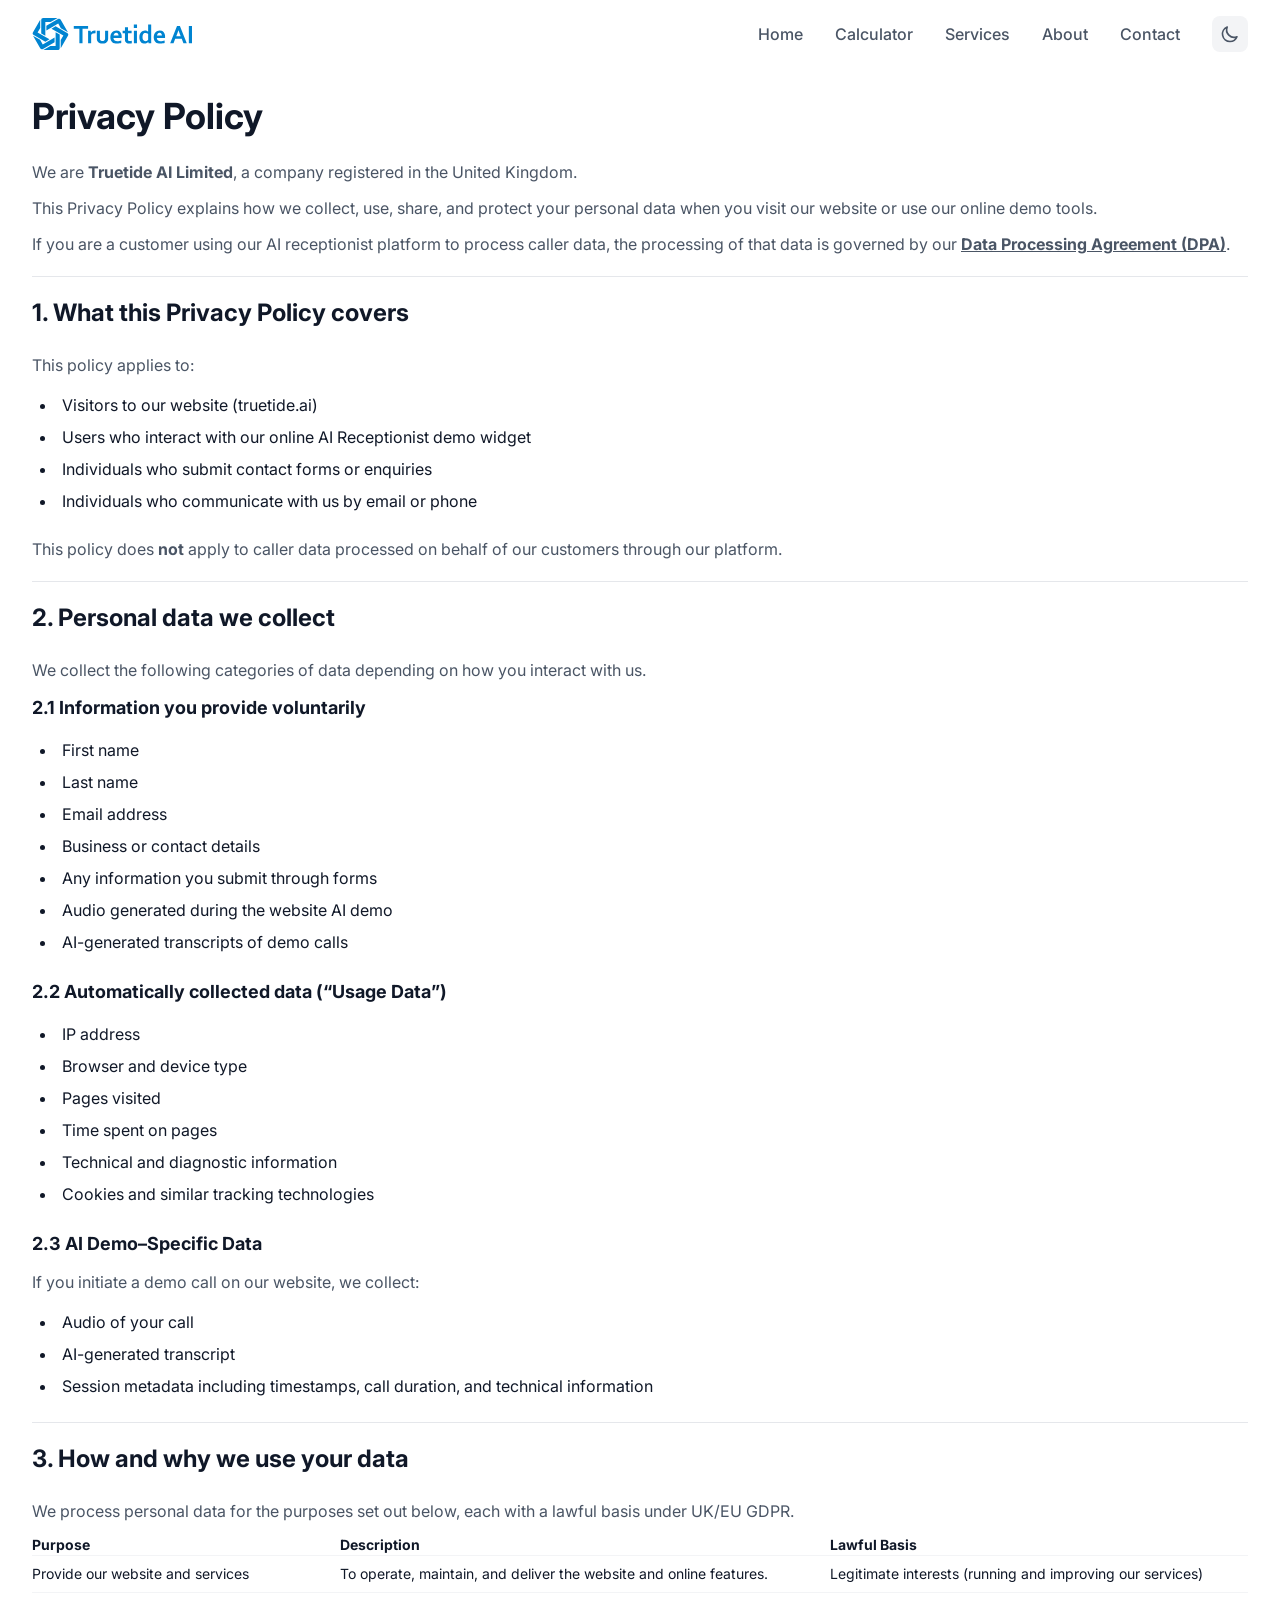
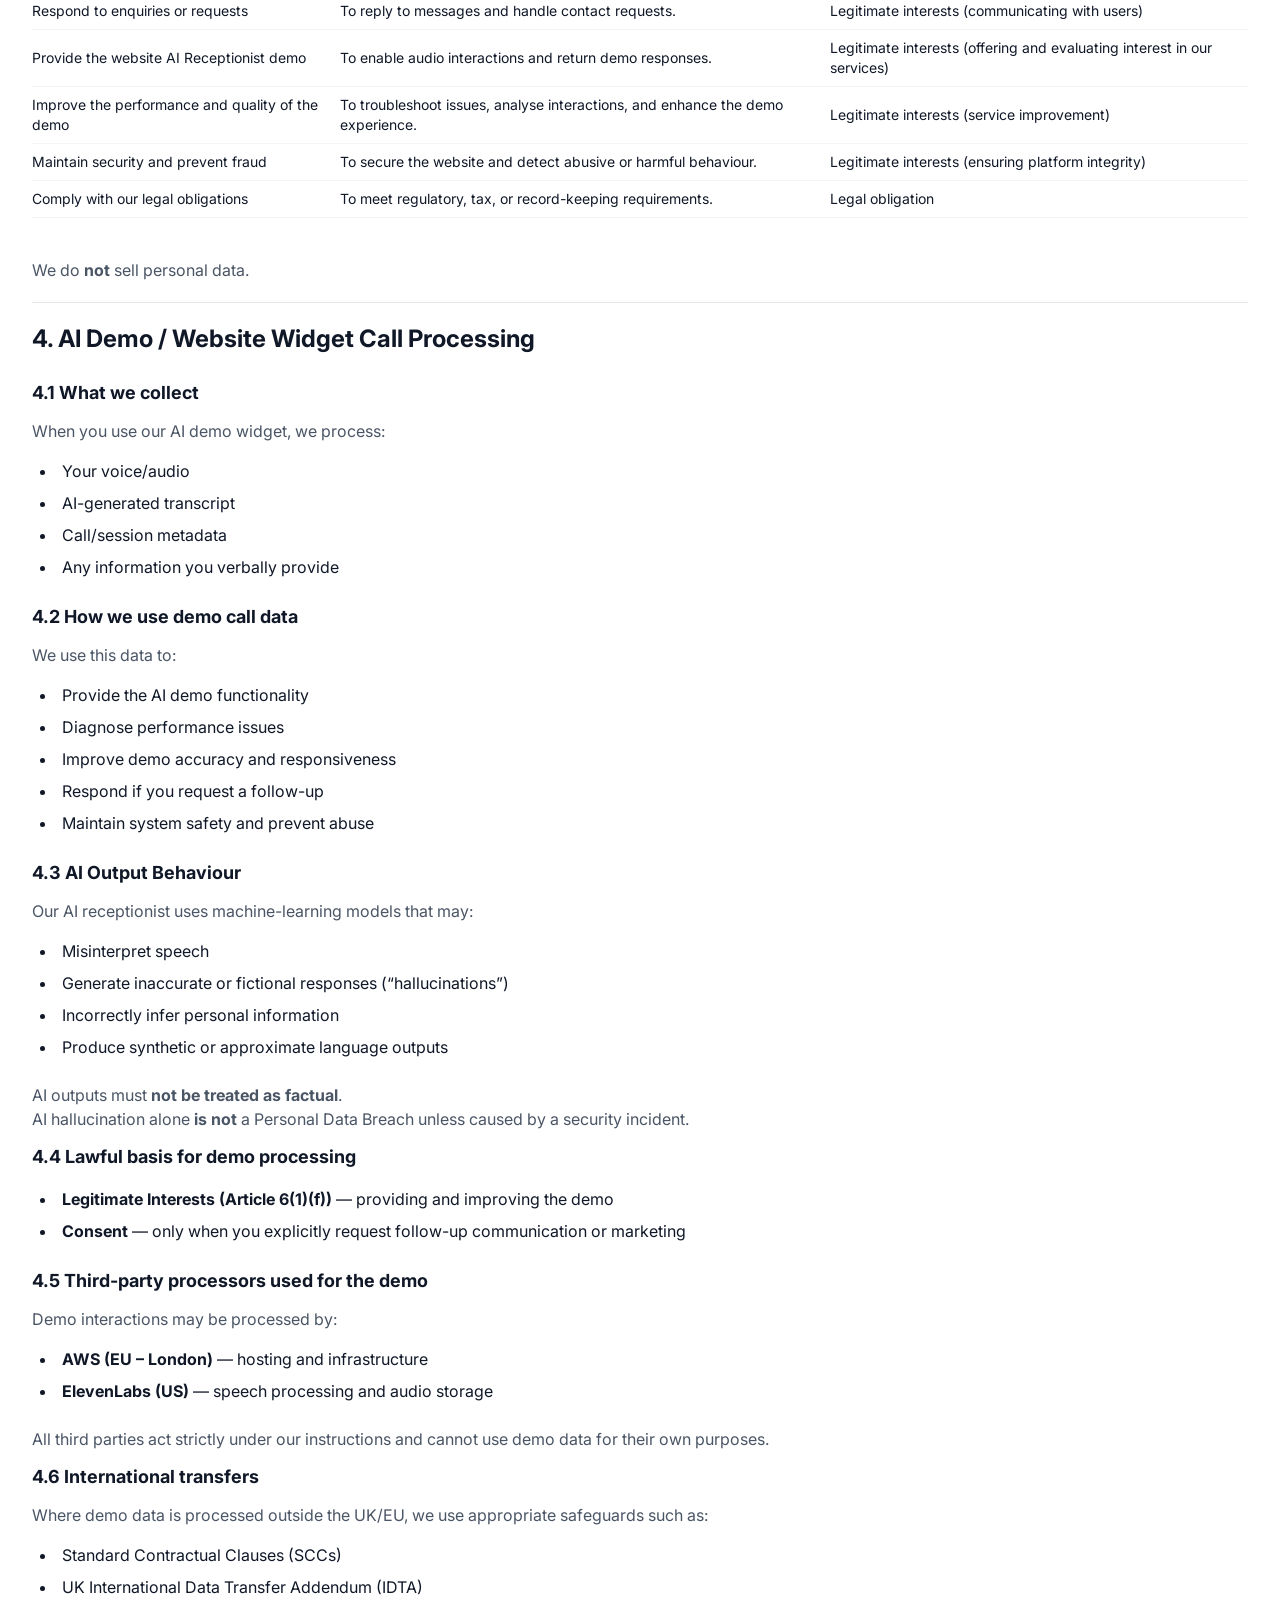
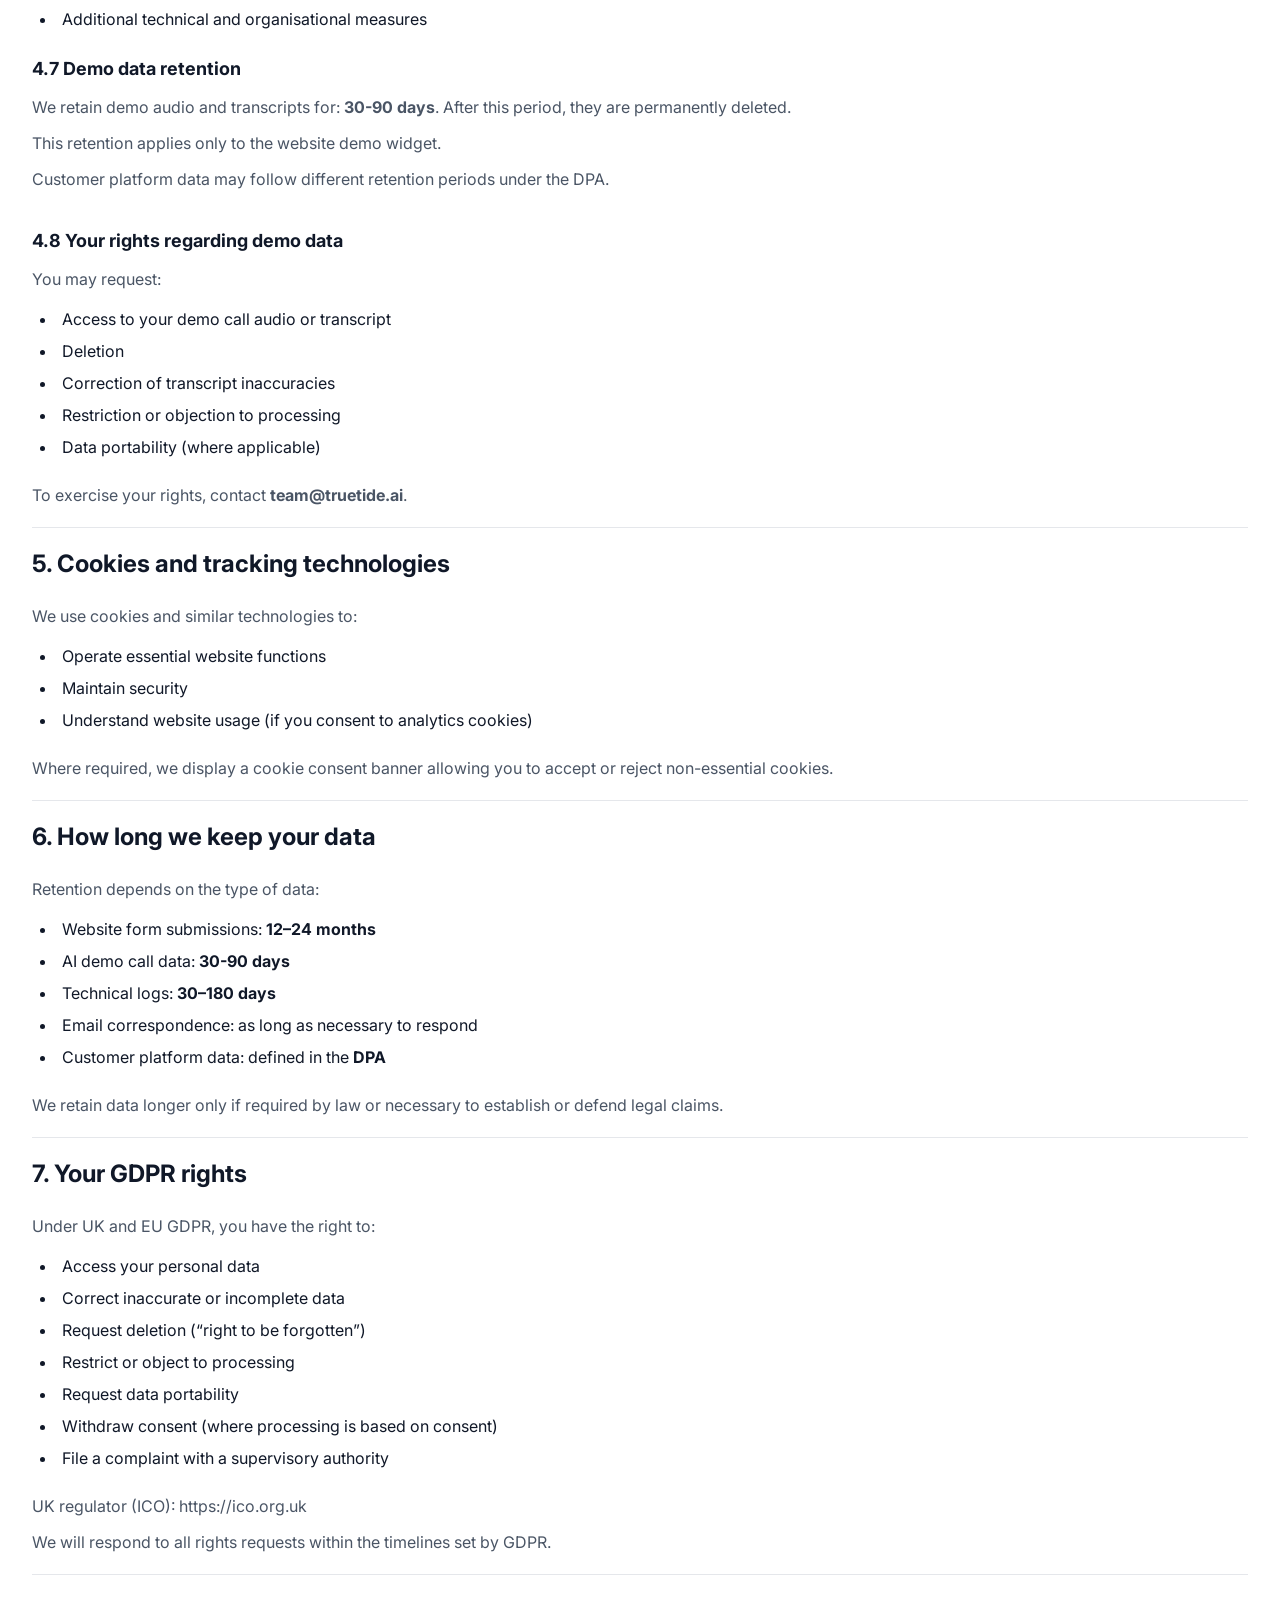
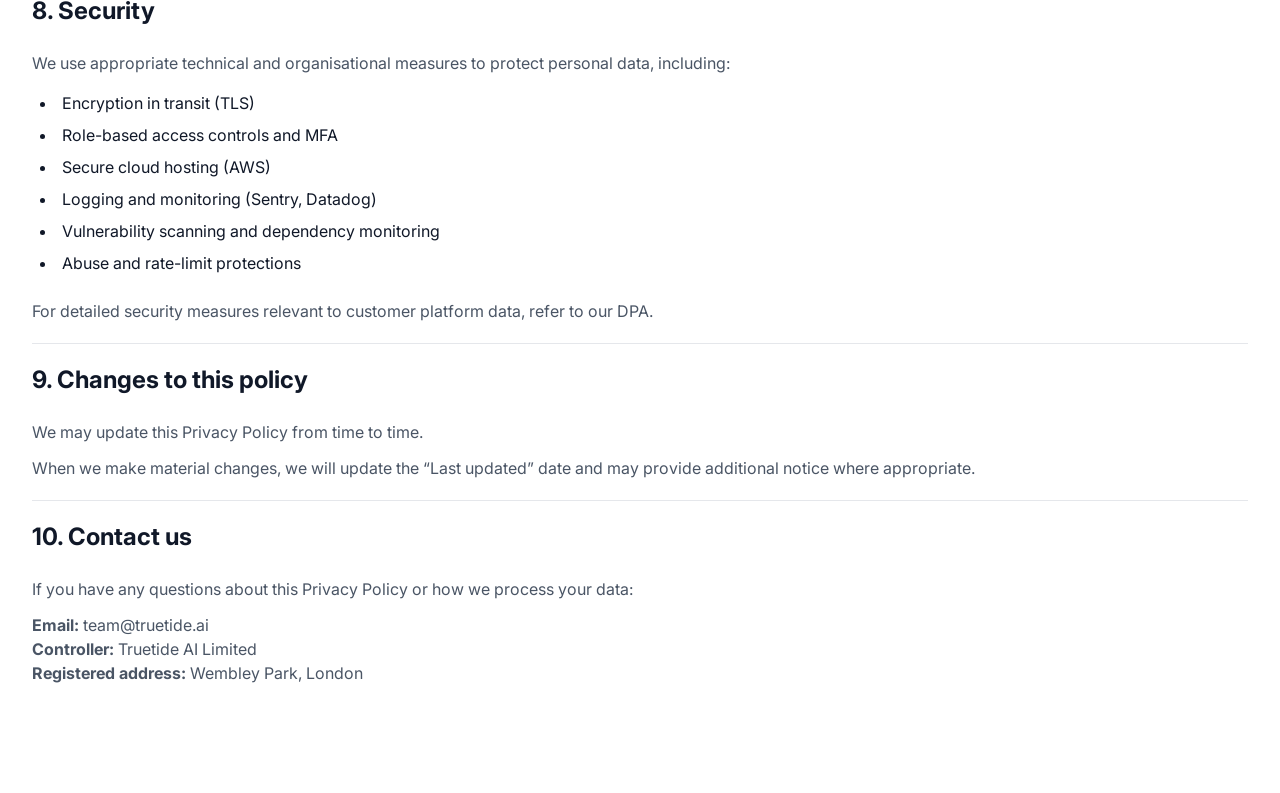
<file: legal/privacy/index.html>
<!DOCTYPE html><html lang="en"> <head><meta charset="UTF-8"><meta name="viewport" content="width=device-width, initial-scale=1.0"><link rel="icon" type="image/png" href="/favicon-96x96.png" sizes="96x96"><link rel="icon" type="image/svg+xml" href="/favicon.svg"><link rel="shortcut icon" href="/favicon.ico"><link rel="apple-touch-icon" sizes="180x180" href="/apple-touch-icon.png"><meta name="apple-mobile-web-app-title" content="Truetide AI"><link rel="manifest" href="/site.webmanifest"><link rel="canonical" href="https://www.truetide.ai/legal/privacy"><meta name="generator" content="Astro v5.16.6"><meta property="og:site_name" content="Truetide AI"><meta name="description" content="Truetide AI - AI agency helping businesses unlock real productivity and profit by developing practical AI solutions to automate workflows, enhance productivity, and improve customer experiences."><meta name="keywords" content="mobile app development, web development, React Native, Flutter, iOS, Android, full-stack development"><title>Truetide AI - Automating Conversations & Workflows</title><script type="application/ld+json">
		{
			"@context": "https://schema.org",
			"@type": "WebSite",
			"name": "Truetide AI",
			"url": "https://www.truetide.ai/"
		}
		</script><!-- Preload fonts --><link rel="preconnect" href="https://fonts.googleapis.com"><link rel="preconnect" href="https://fonts.gstatic.com" crossorigin><link href="https://fonts.googleapis.com/css2?family=Inter:wght@300;400;500;600;700;800;900&display=swap" rel="stylesheet"><!-- Theme initialization script --><script>
			const stored = localStorage.getItem('theme');
			const prefersDark = window.matchMedia('(prefers-color-scheme: dark)').matches;
			
			if (stored === 'dark' || (!stored && prefersDark)) {
				document.documentElement.classList.add('dark');
			}			
		</script><link rel="stylesheet" href="/_astro/index.DWOHdMB6.css">
<style>/*! tailwindcss v4.1.17 | MIT License | https://tailwindcss.com */@layer properties{@supports (((-webkit-hyphens:none)) and (not (margin-trim:inline))) or ((-moz-orient:inline) and (not (color:rgb(from red r g b)))){*,:before,:after,::backdrop{--tw-font-weight:initial;--tw-duration:initial}}}.nav-link[data-astro-cid-pux6a34n]{--tw-font-weight:var(--font-weight-medium,500);font-weight:var(--font-weight-medium,500);color:var(--color-gray-600,oklch(44.6% .03 256.802));transition-property:color,background-color,border-color,outline-color,text-decoration-color,fill,stroke,--tw-gradient-from,--tw-gradient-via,--tw-gradient-to;transition-timing-function:var(--tw-ease,var(--default-transition-timing-function,cubic-bezier(.4,0,.2,1)));transition-duration:var(--tw-duration,var(--default-transition-duration,.15s));--tw-duration:.2s;transition-duration:.2s}@media(hover:hover){.nav-link[data-astro-cid-pux6a34n]:hover{color:var(--color-primary-600,var(--color-sky-600))}}.nav-link[data-astro-cid-pux6a34n]:is(.dark *){color:var(--color-gray-300,oklch(87.2% .01 258.338))}@media(hover:hover){.nav-link[data-astro-cid-pux6a34n]:is(.dark *):hover{color:var(--color-primary-400,var(--color-sky-400))}}.theme-toggle[data-astro-cid-pux6a34n]{border-radius:var(--radius-lg,.5rem);background-color:var(--color-gray-100,oklch(96.7% .003 264.542));padding:calc(var(--spacing,.25rem)*2);transition-property:color,background-color,border-color,outline-color,text-decoration-color,fill,stroke,--tw-gradient-from,--tw-gradient-via,--tw-gradient-to;transition-timing-function:var(--tw-ease,var(--default-transition-timing-function,cubic-bezier(.4,0,.2,1)));transition-duration:var(--tw-duration,var(--default-transition-duration,.15s));--tw-duration:.2s;transition-duration:.2s}@media(hover:hover){.theme-toggle[data-astro-cid-pux6a34n]:hover{background-color:var(--color-gray-200,oklch(92.8% .006 264.531))}}.theme-toggle[data-astro-cid-pux6a34n]:is(.dark *){background-color:var(--color-gray-800,oklch(27.8% .033 256.848))}@media(hover:hover){.theme-toggle[data-astro-cid-pux6a34n]:is(.dark *):hover{background-color:var(--color-gray-700,oklch(37.3% .034 259.733))}}@property --tw-font-weight{syntax:"*";inherits:false}@property --tw-duration{syntax:"*";inherits:false}
</style></head> <body>  <nav id="navigation" class="fixed w-full z-50 transition-all duration-300 section-padding py-4" data-astro-cid-pux6a34n> <div class="container-max-width" data-astro-cid-pux6a34n> <div class="flex justify-between" data-astro-cid-pux6a34n> <div class="flex items-center gap-2" data-astro-cid-pux6a34n> <div class="w-40 mr-10" data-astro-cid-pux6a34n> <a href="/" data-astro-cid-pux6a34n> <svg xmlns="http://www.w3.org/2000/svg" viewBox="0 0 2500 500" data-astro-cid-pux6a34n> <path class="fill-sky-600 dark:fill-sky-200" d="M789.51 394.95h-49.447V166.28h-87.187v-41.374h223.62v41.374H789.51zm203.26-157.62h-4.037q-21.999 0-38.75 6.66-16.549 6.458-25.63 19.98v130.98H876.52V199.38h39.557l4.44 27.246h.807q8.476-14.935 23.21-23.41 14.935-8.68 35.723-8.68 7.265 0 12.513.808zM1101.38 400q-29.466 0-48.841-9.89-19.375-10.09-29.264-27.043-5.247-9.082-7.871-19.98-2.422-10.898-2.422-24.22v-119.48h47.832v114.43q0 9.89 1.413 17.156 1.413 7.064 4.238 12.31 4.844 8.88 13.724 13.32 8.88 4.239 21.191 4.239 12.917 0 22-4.844 9.283-4.844 13.925-14.733 4.642-9.485 4.642-26.439v-115.44h47.832v119.48q0 23.815-8.275 40.163-4.642 9.284-12.109 16.953-7.265 7.468-17.357 12.917-9.89 5.248-22.604 8.073-12.513 3.027-28.053 3.027zm233.53-38.548q13.926 0 29.062-2.825t30.677-8.073v38.144q-9.284 4.036-28.457 7.669-19.173 3.633-39.759 3.633-20.788 0-39.557-5.248-18.568-5.449-32.494-17.357-13.926-11.908-22.2-30.879-8.073-18.97-8.073-46.016 0-26.64 7.67-46.62 7.669-19.98 20.585-33.1t29.466-19.577q16.751-6.66 34.512-6.66 18.568 0 34.108 5.651 15.742 5.651 27.044 17.76 11.504 12.11 17.76 31.283 6.459 18.971 6.459 45.006-.202 10.091-.606 17.155h-128.16q1.01 13.522 6.055 23.21 5.046 9.486 13.118 15.54 8.275 5.853 19.173 8.678 10.898 2.624 23.613 2.624zm-19.173-129.57q-9.082 0-16.146 3.431-7.064 3.23-12.311 9.082-5.045 5.651-8.073 13.32-3.027 7.67-4.036 16.348h76.894q0-8.678-2.422-16.348-2.22-7.67-6.862-13.32-4.44-5.853-11.302-9.082-6.66-3.431-15.742-3.431zm243.83 162.87q-8.073 2.422-19.375 3.835-11.1 1.412-20.788 1.412-24.622 0-40.364-7.87-15.54-8.074-21.999-23.009-4.642-10.697-4.642-29.062v-101.32h-36.53v-39.355h36.53V144.69h47.832v54.694h56.51v39.355h-56.51v95.06q0 11.301 3.431 16.75 6.055 9.284 24.017 9.284 8.275 0 16.348-1.21 8.275-1.414 15.54-3.432zm32.518-195.36h47.832v195.57h-47.832zm-1.211-96.673h50.254v51.868h-50.254zm180.86 259.14q7.064 0 13.32-1.816 6.458-1.817 12.109-4.844 5.651-3.028 9.89-6.66 4.44-3.633 7.467-7.064v-92.838q-8.477-6.862-18.971-11.302-10.495-4.642-22.2-4.642-7.468 0-15.742 3.027-8.073 3.028-14.935 10.293-6.66 7.266-11.302 20.182-4.44 12.917-4.44 32.897 0 29.466 11.302 46.016 11.504 16.55 33.503 16.751zm-94.251-60.749q0-25.631 7.064-45.612 7.064-20.182 19.173-33.704 12.31-13.724 28.053-20.384 15.742-6.862 32.695-6.862 7.87 0 14.935 1.413t13.32 3.834 11.706 5.45q5.449 3.027 10.09 6.256h.404q-.201-4.036-.403-11.302v-97.481h47.832v234.11q0 19.375.403 33.301.404 13.926.808 24.824h-43.19l-2.018-20.788h-.808q-4.238 5.046-10.293 9.89-5.853 4.843-13.118 8.476-7.064 3.431-15.742 5.45-8.476 2.017-18.568 2.017-15.944 0-30.677-5.65-14.53-5.652-26.237-17.358-11.504-11.908-18.568-30.879-6.862-19.173-6.862-45.006zm335.25 60.345q13.926 0 29.062-2.826t30.677-8.072V388.7q-9.284 4.036-28.457 7.669-19.173 3.633-39.759 3.633-20.788 0-39.557-5.248-18.568-5.449-32.494-17.357-13.926-11.908-22.2-30.879-8.073-18.97-8.073-46.016 0-26.64 7.67-46.62t20.585-33.1q12.917-13.118 29.466-19.577 16.751-6.66 34.512-6.66 18.568 0 34.108 5.651 15.742 5.651 27.044 17.76 11.504 12.11 17.76 31.283 6.459 18.971 6.459 45.006-.202 10.091-.606 17.155h-128.16q1.01 13.522 6.055 23.21 5.046 9.486 13.118 15.54 8.275 5.853 19.173 8.678 10.898 2.624 23.613 2.624zm-19.173-129.57q-9.082 0-16.146 3.431-7.064 3.23-12.311 9.082-5.046 5.651-8.073 13.32-3.027 7.67-4.036 16.348h76.894q0-8.678-2.422-16.348-2.22-7.67-6.862-13.32-4.44-5.853-11.302-9.082-6.66-3.431-15.742-3.431zm345.97 94.251h-101.72l-26.439 68.822h-52.676l107.17-270.04h45.208l107.17 270.04h-52.272zm-51.263-136.23q-14.128 42.383-25.228 70.84l-9.284 24.017h69.831l-9.284-24.017q-11.1-28.659-25.228-70.84zm162.29 205.05v-270.04h49.447v270.04z" aria-label="Truetide AI" data-astro-cid-pux6a34n></path> <g class="fill-sky-600 dark:fill-sky-200" data-astro-cid-pux6a34n> /* fill-[#25a] fill-[#8ad] */
<path d="m449.03 27.702c-10.667-18.475-25.238-22.379-43.713-11.713l-181 104.5-6.5e-4 73.901 185.29-106.98 40.925 70.884 110.85 64z" data-astro-cid-pux6a34n></path> <path d="m561.38 277.7c10.667-18.475 6.7624-33.046-11.713-43.713l-181-104.5-64.001 36.95 185.29 106.98-40.925 70.884-1.6e-4 128z" data-astro-cid-pux6a34n></path> <path d="m401.05 500c21.333-1e-5 32-10.667 32-32l-1e-5 -18 1e-5 -14v-177l-64-36.951 1e-5 213.95h-81.85l-110.85 64z" data-astro-cid-pux6a34n></path> <path d="m128.37 472.3c10.667 18.475 25.238 22.379 43.713 11.713l181-104.5 6.5e-4 -73.901-185.29 106.98-40.925-70.884-110.85-64z" data-astro-cid-pux6a34n></path> <path d="m16.018 222.3c-10.667 18.475-6.7624 33.046 11.713 43.713l181 104.5 64.001-36.95-185.29-106.98 40.925-70.884 1.6e-4 -128z" data-astro-cid-pux6a34n></path> <path d="m176.35-7.5495e-7c-21.333 1.3221e-5 -32 10.667-32 32l1e-5 18-1e-5 14v177l64 36.951-1e-5 -213.95 81.85 5e-6 110.85-64z" data-astro-cid-pux6a34n></path> </g> <!-- alternative make logo icon 26d for dark --> </svg> </a> </div> <!--
          <Image src={logo} alt={alt} height={height} />
          <span class="text-xl font-bold">{company}</span>
        --> </div> <!-- Desktop Navigation --> <div class="hidden md:flex items-center gap-8" data-astro-cid-pux6a34n> <a href="/#home" class="nav-link" data-astro-cid-pux6a34n> Home </a><a href="/#calculator" class="nav-link" data-astro-cid-pux6a34n> Calculator </a><a href="/#services" class="nav-link" data-astro-cid-pux6a34n> Services </a><a href="/#about" class="nav-link" data-astro-cid-pux6a34n> About </a><a href="/#contact" class="nav-link" data-astro-cid-pux6a34n> Contact </a> <button id="theme-toggle" class="theme-toggle" aria-label="Toggle theme" data-astro-cid-pux6a34n> <svg id="sun-icon" class="w-5 h-5 text-yellow-500 hidden" fill="none" stroke="currentColor" viewBox="0 0 24 24" data-astro-cid-pux6a34n> <path stroke-linecap="round" stroke-linejoin="round" stroke-width="2" d="M12 3v1m0 16v1m9-9h-1M4 12H3m15.364 6.364l-.707-.707M6.343 6.343l-.707-.707m12.728 0l-.707.707M6.343 17.657l-.707.707M16 12a4 4 0 11-8 0 4 4 0 018 0z" data-astro-cid-pux6a34n></path> </svg> <svg id="moon-icon" class="w-5 h-5 text-gray-600" fill="none" stroke="currentColor" viewBox="0 0 24 24" data-astro-cid-pux6a34n> <path stroke-linecap="round" stroke-linejoin="round" stroke-width="2" d="M20.354 15.354A9 9 0 018.646 3.646 9.003 9.003 0 0012 21a9.003 9.003 0 008.354-5.646z" data-astro-cid-pux6a34n></path> </svg> </button> </div> <!-- Mobile Menu Button --> <div class="md:hidden flex items-center gap-4" data-astro-cid-pux6a34n> <button id="theme-toggle-mobile" class="theme-toggle" aria-label="Toggle theme" data-astro-cid-pux6a34n> <svg id="sun-icon-mobile" class="w-5 h-5 text-yellow-500 hidden" fill="none" stroke="currentColor" viewBox="0 0 24 24" data-astro-cid-pux6a34n> <path stroke-linecap="round" stroke-linejoin="round" stroke-width="2" d="M12 3v1m0 16v1m9-9h-1M4 12H3m15.364 6.364l-.707-.707M6.343 6.343l-.707-.707m12.728 0l-.707.707M6.343 17.657l-.707.707M16 12a4 4 0 11-8 0 4 4 0 018 0z" data-astro-cid-pux6a34n></path> </svg> <svg id="moon-icon-mobile" class="w-5 h-5 text-gray-600" fill="none" stroke="currentColor" viewBox="0 0 24 24" data-astro-cid-pux6a34n> <path stroke-linecap="round" stroke-linejoin="round" stroke-width="2" d="M20.354 15.354A9 9 0 018.646 3.646 9.003 9.003 0 0012 21a9.003 9.003 0 008.354-5.646z" data-astro-cid-pux6a34n></path> </svg> </button> <button id="mobile-menu-button" class="p-2 rounded-lg hover:bg-gray-100 dark:hover:bg-gray-800 transition-colors duration-200" data-astro-cid-pux6a34n> <svg id="menu-icon" class="w-6 h-6" fill="none" stroke="currentColor" viewBox="0 0 24 24" data-astro-cid-pux6a34n> <path stroke-linecap="round" stroke-linejoin="round" stroke-width="2" d="M4 6h16M4 12h16M4 18h16" data-astro-cid-pux6a34n></path> </svg> <svg id="close-icon" class="w-6 h-6 hidden" fill="none" stroke="currentColor" viewBox="0 0 24 24" data-astro-cid-pux6a34n> <path stroke-linecap="round" stroke-linejoin="round" stroke-width="2" d="M6 18L18 6M6 6l12 12" data-astro-cid-pux6a34n></path> </svg> </button> </div> </div> <!-- Mobile Navigation --> <div id="mobile-menu" class="md:hidden mt-4 py-4 border-t border-gray-200 dark:border-gray-700 hidden animate-slide-up" data-astro-cid-pux6a34n> <div class="flex flex-col gap-4" data-astro-cid-pux6a34n> <a href="/#home" class="nav-link py-2" data-astro-cid-pux6a34n> Home </a><a href="/#calculator" class="nav-link py-2" data-astro-cid-pux6a34n> Calculator </a><a href="/#services" class="nav-link py-2" data-astro-cid-pux6a34n> Services </a><a href="/#about" class="nav-link py-2" data-astro-cid-pux6a34n> About </a><a href="/#contact" class="nav-link py-2" data-astro-cid-pux6a34n> Contact </a> </div> </div> </div> </nav>  <script type="module">function d(){window.scrollY>10?s(!0):document.getElementById("mobile-menu")?.classList.contains("hidden")&&s(!1)}function s(e){const t=document.getElementById("navigation"),n=["bg-white/90","dark:bg-gray-900/90","backdrop-blur-md","shadow-lg"];e?t?.classList.add(...n):t?.classList.remove(...n)}function c(){const e=document.getElementById("mobile-menu"),t=document.getElementById("menu-icon"),n=document.getElementById("close-icon");e?.classList.toggle("hidden"),t?.classList.toggle("hidden"),n?.classList.toggle("hidden"),window.scrollY<=10&&(console.log("Updating navigation styles for mobile menu toggle"),e?.classList.contains("hidden")?s(!1):s(!0))}function l(){const e=document.documentElement;e.classList.contains("dark")?(e.classList.remove("dark"),localStorage.setItem("theme","light")):(e.classList.add("dark"),localStorage.setItem("theme","dark")),i()}function i(){const e=document.documentElement.classList.contains("dark"),t=document.querySelectorAll("#sun-icon, #sun-icon-mobile"),n=document.querySelectorAll("#moon-icon, #moon-icon-mobile");t.forEach(o=>{e?o.classList.remove("hidden"):o.classList.add("hidden")}),n.forEach(o=>{e?o.classList.add("hidden"):o.classList.remove("hidden")})}function a(e){const t=e.target;if(t.getAttribute("href")?.startsWith("#")){e.preventDefault();const n=t.getAttribute("href")?.substring(1),o=document.getElementById(n||"");o&&(o.scrollIntoView({behavior:"smooth"}),document.getElementById("mobile-menu")?.classList.contains("hidden")||c())}}document.addEventListener("DOMContentLoaded",()=>{window.addEventListener("scroll",d),document.getElementById("mobile-menu-button")?.addEventListener("click",c),document.getElementById("theme-toggle")?.addEventListener("click",l),document.getElementById("theme-toggle-mobile")?.addEventListener("click",l),document.querySelectorAll(".nav-link").forEach(e=>{e.addEventListener("click",a)}),i()});</script> <section id="privacy" class="section-padding"> <div class="container-max-width"> <h1 class="text-4xl font-bold mb-6">Privacy Policy</h1> <p class="text-gray-600 dark:text-gray-300 mb-3">We are <strong>Truetide AI Limited</strong>, a company registered in the United Kingdom.</p> <p class="text-gray-600 dark:text-gray-300 mb-3">This Privacy Policy explains how we collect, use, share, and protect your personal data when you visit our website or use our online demo tools.</p> <p class="text-gray-600 dark:text-gray-300 mb-3">If you are a customer using our AI receptionist platform to process caller data, the processing of that data is governed by our <strong><a class="link" href="/legal/dpa"><u>Data Processing Agreement (DPA)</u></a></strong>.</p> <hr class="my-5"> <h1 class="text-2xl font-bold mb-6">1. What this Privacy Policy covers</h1> <p class="text-gray-600 dark:text-gray-300 mb-3">This policy applies to:</p> <ul class="list-disc list-inside pl-2 mb-5"> <li class="py-1">Visitors to our website (truetide.ai)</li> <li class="py-1">Users who interact with our online AI Receptionist demo widget</li> <li class="py-1">Individuals who submit contact forms or enquiries</li> <li class="py-1">Individuals who communicate with us by email or phone</li> </ul> <p class="text-gray-600 dark:text-gray-300 mb-3">This policy does <strong>not</strong> apply to caller data processed on behalf of our customers through our platform.</p> <hr class="my-5"> <h1 class="text-2xl font-bold mb-6">2. Personal data we collect</h1> <p class="text-gray-600 dark:text-gray-300 mb-3">We collect the following categories of data depending on how you interact with us.</p> <h2 class="text-lg font-bold mb-3">2.1 Information you provide voluntarily</h2> <ul class="list-disc list-inside pl-2 mb-5"> <li class="py-1">First name</li> <li class="py-1">Last name</li> <li class="py-1">Email address</li> <li class="py-1">Business or contact details</li> <li class="py-1">Any information you submit through forms</li> <li class="py-1">Audio generated during the website AI demo</li> <li class="py-1">AI-generated transcripts of demo calls</li> </ul> <h2 class="text-lg font-bold mb-3">2.2 Automatically collected data (“Usage Data”)</h2> <ul class="list-disc list-inside pl-2 mb-5"> <li class="py-1">IP address</li> <li class="py-1">Browser and device type</li> <li class="py-1">Pages visited</li> <li class="py-1">Time spent on pages</li> <li class="py-1">Technical and diagnostic information</li> <li class="py-1">Cookies and similar tracking technologies</li> </ul> <h2 class="text-lg font-bold mb-3">2.3 AI Demo–Specific Data</h2> <p class="text-gray-600 dark:text-gray-300 mb-3">If you initiate a demo call on our website, we collect:</p> <ul class="list-disc list-inside pl-2 mb-5"> <li class="py-1">Audio of your call</li> <li class="py-1">AI-generated transcript</li> <li class="py-1">Session metadata including timestamps, call duration, and technical information</li> </ul> <hr class="my-5"> <h1 class="text-2xl font-bold mb-6">3. How and why we use your data</h1> <p class="text-gray-600 dark:text-gray-300 mb-3">We process personal data for the purposes set out below, each with a lawful basis under UK/EU GDPR.</p> <table class="text-sm text-left mb-10"> <thead class="border-b-1 border-gray-200"> <tr class="border-b-1 border-gray-100"> <th>Purpose</th> <th>Description</th> <th>Lawful Basis</th> </tr> </thead> <tbody> <tr class="border-b-1 border-gray-100"> <td class="py-2">Provide our website and services</td> <td class="py-2">To operate, maintain, and deliver the website and online features.</td> <td class="py-2">Legitimate interests (running and improving our services)</td> </tr> <tr class="border-b-1 border-gray-100"> <td class="py-2">Respond to enquiries or requests</td> <td class="py-2">To reply to messages and handle contact requests.</td> <td class="py-2">Legitimate interests (communicating with users)</td> </tr> <tr class="border-b-1 border-gray-100"> <td class="py-2">Provide the website AI Receptionist demo</td> <td class="py-2">To enable audio interactions and return demo responses.</td> <td class="py-2">Legitimate interests (offering and evaluating interest in our services)</td> </tr> <tr class="border-b-1 border-gray-100"> <td class="py-2">Improve the performance and quality of the demo</td> <td class="py-2">To troubleshoot issues, analyse interactions, and enhance the demo experience.</td> <td class="py-2">Legitimate interests (service improvement)</td> </tr> <tr class="border-b-1 border-gray-100"> <td class="py-2">Maintain security and prevent fraud</td> <td class="py-2">To secure the website and detect abusive or harmful behaviour.</td> <td class="py-2">Legitimate interests (ensuring platform integrity)</td> </tr> <tr class="border-b-1 border-gray-100"> <td class="py-2">Comply with our legal obligations</td> <td class="py-2">To meet regulatory, tax, or record-keeping requirements.</td> <td class="py-2">Legal obligation</td> </tr> </tbody> </table> <p class="text-gray-600 dark:text-gray-300 mb-3">We do <strong>not</strong> sell personal data.</p> <hr class="my-5"> <h1 class="text-2xl font-bold mb-6">4. AI Demo / Website Widget Call Processing</h1> <h2 class="text-lg font-bold mb-3">4.1 What we collect</h2> <p class="text-gray-600 dark:text-gray-300 mb-3">When you use our AI demo widget, we process:</p> <ul class="list-disc list-inside pl-2 mb-5"> <li class="py-1">Your voice/audio</li> <li class="py-1">AI-generated transcript</li> <li class="py-1">Call/session metadata</li> <li class="py-1">Any information you verbally provide</li> </ul> <h2 class="text-lg font-bold mb-3">4.2 How we use demo call data</h2> <p class="text-gray-600 dark:text-gray-300 mb-3">We use this data to:</p> <ul class="list-disc list-inside pl-2 mb-5"> <li class="py-1">Provide the AI demo functionality</li> <li class="py-1">Diagnose performance issues</li> <li class="py-1">Improve demo accuracy and responsiveness</li> <li class="py-1">Respond if you request a follow-up</li> <li class="py-1">Maintain system safety and prevent abuse</li> </ul> <h2 class="text-lg font-bold mb-3">4.3 AI Output Behaviour</h2> <p class="text-gray-600 dark:text-gray-300 mb-3">Our AI receptionist uses machine-learning models that may:</p> <ul class="list-disc list-inside pl-2 mb-5"> <li class="py-1">Misinterpret speech</li> <li class="py-1">Generate inaccurate or fictional responses (“hallucinations”)</li> <li class="py-1">Incorrectly infer personal information</li> <li class="py-1">Produce synthetic or approximate language outputs</li> </ul> <p class="text-gray-600 dark:text-gray-300 mb-3">AI outputs must <strong>not be treated as factual</strong>.<br>AI hallucination alone <strong>is not</strong> a Personal Data Breach unless caused by a security incident.</p> <h2 class="text-lg font-bold mb-3">4.4 Lawful basis for demo processing</h2> <ul class="list-disc list-inside pl-2 mb-5"> <li class="py-1"><strong>Legitimate Interests (Article 6(1)(f))</strong> — providing and improving the demo</li> <li class="py-1"><strong>Consent</strong> — only when you explicitly request follow-up communication or marketing</li> </ul> <h2 class="text-lg font-bold mb-3">4.5 Third-party processors used for the demo</h2> <p class="text-gray-600 dark:text-gray-300 mb-3">Demo interactions may be processed by:</p> <ul class="list-disc list-inside pl-2 mb-5"> <li class="py-1"><strong>AWS (EU – London)</strong> — hosting and infrastructure</li> <!-- <li class="py-1"><strong>Sentry (EU)</strong> — error monitoring</li>
			<li class="py-1"><strong>Datadog (EU)</strong> — performance monitoring</li> --> <li class="py-1"><strong>ElevenLabs (US)</strong> — speech processing and audio storage</li> </ul> <p class="text-gray-600 dark:text-gray-300 mb-3">All third parties act strictly under our instructions and cannot use demo data for their own purposes.</p> <h2 class="text-lg font-bold mb-3">4.6 International transfers</h2> <p class="text-gray-600 dark:text-gray-300 mb-3">Where demo data is processed outside the UK/EU, we use appropriate safeguards such as:</p> <ul class="list-disc list-inside pl-2 mb-5"> <li class="py-1">Standard Contractual Clauses (SCCs)</li> <li class="py-1">UK International Data Transfer Addendum (IDTA)</li> <li class="py-1">Additional technical and organisational measures</li> </ul> <h2 class="text-lg font-bold mb-3">4.7 Demo data retention</h2> <p class="text-gray-600 dark:text-gray-300 mb-3">We retain demo audio and transcripts for: <strong>30-90 days</strong>. After this period, they are permanently deleted.</p> <p class="text-gray-600 dark:text-gray-300 mb-3">This retention applies only to the website demo widget.</p> <p class="text-gray-600 dark:text-gray-300 mb-3">Customer platform data may follow different retention periods under the DPA.</p> <br> <h2 class="text-lg font-bold mb-3">4.8 Your rights regarding demo data</h2> <p class="text-gray-600 dark:text-gray-300 mb-3">You may request:</p> <ul class="list-disc list-inside pl-2 mb-5"> <li class="py-1">Access to your demo call audio or transcript</li> <li class="py-1">Deletion</li> <li class="py-1">Correction of transcript inaccuracies</li> <li class="py-1">Restriction or objection to processing</li> <li class="py-1">Data portability (where applicable)</li> </ul> <p class="text-gray-600 dark:text-gray-300 mb-3">To exercise your rights, contact <strong><a href="mailto:team@truetide.ai" target="_blank" rel="noreferrer" class="link">team@truetide.ai</a></strong>.</p> <hr class="my-5"> <h1 class="text-2xl font-bold mb-6">5. Cookies and tracking technologies</h1> <p class="text-gray-600 dark:text-gray-300 mb-3">We use cookies and similar technologies to:</p> <ul class="list-disc list-inside pl-2 mb-5"> <li class="py-1">Operate essential website functions</li> <li class="py-1">Maintain security</li> <li class="py-1">Understand website usage (if you consent to analytics cookies)</li> </ul> <p class="text-gray-600 dark:text-gray-300 mb-3">Where required, we display a cookie consent banner allowing you to accept or reject non-essential cookies.</p> <!-- <p class="text-gray-600 dark:text-gray-300 mb-3">For full details, see our <a class="link" href="/legal/cookie-policy">Cookie Policy</a>.</p> --> <hr class="my-5"> <h1 class="text-2xl font-bold mb-6">6. How long we keep your data</h1> <p class="text-gray-600 dark:text-gray-300 mb-3">Retention depends on the type of data:</p> <ul class="list-disc list-inside pl-2 mb-5"> <li class="py-1">Website form submissions: <strong>12–24 months</strong></li> <li class="py-1">AI demo call data: <strong>30-90 days</strong></li> <li class="py-1">Technical logs: <strong>30–180 days</strong></li> <li class="py-1">Email correspondence: as long as necessary to respond</li> <li class="py-1">Customer platform data: defined in the <strong>DPA</strong></li> </ul> <p class="text-gray-600 dark:text-gray-300 mb-3">We retain data longer only if required by law or necessary to establish or defend legal claims.</p> <hr class="my-5"> <h1 class="text-2xl font-bold mb-6">7. Your GDPR rights</h1> <p class="text-gray-600 dark:text-gray-300 mb-3">Under UK and EU GDPR, you have the right to:</p> <ul class="list-disc list-inside pl-2 mb-5"> <li class="py-1">Access your personal data</li> <li class="py-1">Correct inaccurate or incomplete data</li> <li class="py-1">Request deletion (“right to be forgotten”)</li> <li class="py-1">Restrict or object to processing</li> <li class="py-1">Request data portability</li> <li class="py-1">Withdraw consent (where processing is based on consent)</li> <li class="py-1">File a complaint with a supervisory authority</li> </ul> <p class="text-gray-600 dark:text-gray-300 mb-3">UK regulator (ICO): <a href="https://ico.org.uk" target="_blank" rel="noreferrer" class="link">https://ico.org.uk</a></p> <p class="text-gray-600 dark:text-gray-300 mb-3">We will respond to all rights requests within the timelines set by GDPR.</p> <hr class="my-5"> <h1 class="text-2xl font-bold mb-6">8. Security</h1> <p class="text-gray-600 dark:text-gray-300 mb-3">We use appropriate technical and organisational measures to protect personal data, including:</p> <ul class="list-disc list-inside pl-2 mb-5"> <li class="py-1">Encryption in transit (TLS)</li> <li class="py-1">Role-based access controls and MFA</li> <li class="py-1">Secure cloud hosting (AWS)</li> <li class="py-1">Logging and monitoring (Sentry, Datadog)</li> <li class="py-1">Vulnerability scanning and dependency monitoring</li> <li class="py-1">Abuse and rate-limit protections</li> </ul> <p class="text-gray-600 dark:text-gray-300 mb-3">For detailed security measures relevant to customer platform data, refer to our DPA.</p> <hr class="my-5"> <h1 class="text-2xl font-bold mb-6">9. Changes to this policy</h1> <p class="text-gray-600 dark:text-gray-300 mb-3">We may update this Privacy Policy from time to time.</p> <p class="text-gray-600 dark:text-gray-300 mb-3">When we make material changes, we will update the “Last updated” date and may provide additional notice where appropriate.</p> <hr class="my-5"> <h1 class="text-2xl font-bold mb-6">10. Contact us</h1> <p class="text-gray-600 dark:text-gray-300 mb-3">If you have any questions about this Privacy Policy or how we process your data:</p> <p class="text-gray-600 dark:text-gray-300 mb-3"><strong>Email: </strong><a href="mailto:team@truetide.ai" target="_blank" rel="noreferrer" class="link">team@truetide.ai</a><br> <strong>Controller: </strong>Truetide AI Limited<br> <strong>Registered address: </strong>Wembley Park, London</p> </div> </section>   <script>
	// Intersection Observer for animations
	const observeElements = () => {
		const observer = new IntersectionObserver((entries) => {
			let delayBetweenAnimations = 100;
			let animationCounter = 0;
			entries.forEach((entry) => {
				if (entry.isIntersecting) {
					// Run animation with staggered delay
					entry.target.classList.remove('animation-pause');

					const delay = delayBetweenAnimations * animationCounter++;
					entry.target.style.transitionDelay = `${delay}ms`;
                	entry.target.style.animationDelay = `${delay}ms`;

         			observer.unobserve(entry.target); // Optional: animate only once
				}
				// Optional: animate whenever element comes into view (ensure it's not removed above) 
				// else {
				// 	entry.target.classList.add('animation-pause');
				// }
			});
		}, {
			threshold: 0.1,
			rootMargin: '0px'
		});

		// Observe all elements with animation-pause class
		const animatedElements = document.querySelectorAll('.animation-pause').forEach((el) => observer.observe(el));
	};

	// Initialize observers when DOM is ready
	document.addEventListener('DOMContentLoaded', observeElements);
</script></body></html>
</file>
<file: _astro/index.DWOHdMB6.css>
/*! tailwindcss v4.1.17 | MIT License | https://tailwindcss.com */@layer properties{@supports (((-webkit-hyphens:none)) and (not (margin-trim:inline))) or ((-moz-orient:inline) and (not (color:rgb(from red r g b)))){*,:before,:after,::backdrop{--tw-border-style:solid;--tw-font-weight:initial;--tw-duration:initial;--tw-translate-x:0;--tw-translate-y:0;--tw-translate-z:0;--tw-rotate-x:initial;--tw-rotate-y:initial;--tw-rotate-z:initial;--tw-skew-x:initial;--tw-skew-y:initial;--tw-space-y-reverse:0;--tw-divide-y-reverse:0;--tw-shadow:0 0 #0000;--tw-shadow-color:initial;--tw-shadow-alpha:100%;--tw-inset-shadow:0 0 #0000;--tw-inset-shadow-color:initial;--tw-inset-shadow-alpha:100%;--tw-ring-color:initial;--tw-ring-shadow:0 0 #0000;--tw-inset-ring-color:initial;--tw-inset-ring-shadow:0 0 #0000;--tw-ring-inset:initial;--tw-ring-offset-width:0px;--tw-ring-offset-color:#fff;--tw-ring-offset-shadow:0 0 #0000;--tw-gradient-position:initial;--tw-gradient-from:#0000;--tw-gradient-via:#0000;--tw-gradient-to:#0000;--tw-gradient-stops:initial;--tw-gradient-via-stops:initial;--tw-gradient-from-position:0%;--tw-gradient-via-position:50%;--tw-gradient-to-position:100%;--tw-leading:initial;--tw-blur:initial;--tw-brightness:initial;--tw-contrast:initial;--tw-grayscale:initial;--tw-hue-rotate:initial;--tw-invert:initial;--tw-opacity:initial;--tw-saturate:initial;--tw-sepia:initial;--tw-drop-shadow:initial;--tw-drop-shadow-color:initial;--tw-drop-shadow-alpha:100%;--tw-drop-shadow-size:initial;--tw-backdrop-blur:initial;--tw-backdrop-brightness:initial;--tw-backdrop-contrast:initial;--tw-backdrop-grayscale:initial;--tw-backdrop-hue-rotate:initial;--tw-backdrop-invert:initial;--tw-backdrop-opacity:initial;--tw-backdrop-saturate:initial;--tw-backdrop-sepia:initial;--tw-ease:initial;--tw-scale-x:1;--tw-scale-y:1;--tw-scale-z:1}}}@layer theme{:root,:host{--font-sans:ui-sans-serif,system-ui,sans-serif,"Apple Color Emoji","Segoe UI Emoji","Segoe UI Symbol","Noto Color Emoji";--font-mono:ui-monospace,SFMono-Regular,Menlo,Monaco,Consolas,"Liberation Mono","Courier New",monospace;--color-red-500:oklch(63.7% .237 25.331);--color-red-600:oklch(57.7% .245 27.325);--color-yellow-500:oklch(79.5% .184 86.047);--color-green-500:oklch(72.3% .219 149.579);--color-green-600:oklch(62.7% .194 149.214);--color-sky-50:oklch(97.7% .013 236.62);--color-sky-100:oklch(95.1% .026 236.824);--color-sky-200:oklch(90.1% .058 230.902);--color-sky-300:oklch(82.8% .111 230.318);--color-sky-400:oklch(74.6% .16 232.661);--color-sky-500:oklch(68.5% .169 237.323);--color-sky-600:oklch(58.8% .158 241.966);--color-sky-700:oklch(50% .134 242.749);--color-sky-800:oklch(44.3% .11 240.79);--color-sky-900:oklch(39.1% .09 240.876);--color-sky-950:oklch(29.3% .066 243.157);--color-blue-50:oklch(97% .014 254.604);--color-blue-100:oklch(93.2% .032 255.585);--color-blue-200:oklch(88.2% .059 254.128);--color-blue-300:oklch(80.9% .105 251.813);--color-blue-400:oklch(70.7% .165 254.624);--color-blue-500:oklch(62.3% .214 259.815);--color-blue-600:oklch(54.6% .245 262.881);--color-blue-700:oklch(48.8% .243 264.376);--color-blue-800:oklch(42.4% .199 265.638);--color-blue-900:oklch(37.9% .146 265.522);--color-blue-950:oklch(28.2% .091 267.935);--color-purple-500:oklch(62.7% .265 303.9);--color-purple-600:oklch(55.8% .288 302.321);--color-slate-200:oklch(92.9% .013 255.508);--color-slate-300:oklch(86.9% .022 252.894);--color-slate-400:oklch(70.4% .04 256.788);--color-slate-500:oklch(55.4% .046 257.417);--color-slate-600:oklch(44.6% .043 257.281);--color-slate-700:oklch(37.2% .044 257.287);--color-slate-800:oklch(27.9% .041 260.031);--color-slate-900:oklch(20.8% .042 265.755);--color-gray-50:oklch(98.5% .002 247.839);--color-gray-100:oklch(96.7% .003 264.542);--color-gray-200:oklch(92.8% .006 264.531);--color-gray-300:oklch(87.2% .01 258.338);--color-gray-400:oklch(70.7% .022 261.325);--color-gray-600:oklch(44.6% .03 256.802);--color-gray-700:oklch(37.3% .034 259.733);--color-gray-800:oklch(27.8% .033 256.848);--color-gray-900:oklch(21% .034 264.665);--color-black:#000;--color-white:#fff;--spacing:.25rem;--container-xl:36rem;--container-3xl:48rem;--container-7xl:80rem;--text-xs:.75rem;--text-xs--line-height:calc(1/.75);--text-sm:.875rem;--text-sm--line-height:calc(1.25/.875);--text-lg:1.125rem;--text-lg--line-height:calc(1.75/1.125);--text-xl:1.25rem;--text-xl--line-height:calc(1.75/1.25);--text-2xl:1.5rem;--text-2xl--line-height:calc(2/1.5);--text-3xl:1.875rem;--text-3xl--line-height: 1.2 ;--text-4xl:2.25rem;--text-4xl--line-height:calc(2.5/2.25);--font-weight-medium:500;--font-weight-semibold:600;--font-weight-bold:700;--leading-tight:1.25;--leading-relaxed:1.625;--radius-sm:.25rem;--radius-md:.375rem;--radius-lg:.5rem;--radius-xl:.75rem;--radius-2xl:1rem;--radius-3xl:1.5rem;--ease-out:cubic-bezier(0,0,.2,1);--animate-spin:spin 1s linear infinite;--blur-xs:4px;--blur-md:12px;--default-transition-duration:.15s;--default-transition-timing-function:cubic-bezier(.4,0,.2,1);--default-font-family:var(--font-sans);--default-mono-font-family:var(--font-mono);--color-primary-100:var(--color-sky-100);--color-primary-200:var(--color-sky-200);--color-primary-300:var(--color-sky-300);--color-primary-400:var(--color-sky-400);--color-primary-500:var(--color-sky-500);--color-primary-600:var(--color-sky-600);--color-primary-700:var(--color-sky-700);--color-primary-900:var(--color-sky-900);--color-secondary-400:var(--color-blue-400);--color-secondary-500:var(--color-blue-500);--color-secondary-600:var(--color-blue-600)}}@layer base{*,:after,:before,::backdrop{box-sizing:border-box;border:0 solid;margin:0;padding:0}::file-selector-button{box-sizing:border-box;border:0 solid;margin:0;padding:0}html,:host{-webkit-text-size-adjust:100%;tab-size:4;line-height:1.5;font-family:var(--default-font-family,ui-sans-serif,system-ui,sans-serif,"Apple Color Emoji","Segoe UI Emoji","Segoe UI Symbol","Noto Color Emoji");font-feature-settings:var(--default-font-feature-settings,normal);font-variation-settings:var(--default-font-variation-settings,normal);-webkit-tap-highlight-color:transparent}hr{height:0;color:inherit;border-top-width:1px}abbr:where([title]){-webkit-text-decoration:underline dotted;text-decoration:underline dotted}h1,h2,h3,h4,h5,h6{font-size:inherit;font-weight:inherit}a{color:inherit;-webkit-text-decoration:inherit;text-decoration:inherit}b,strong{font-weight:bolder}code,kbd,samp,pre{font-family:var(--default-mono-font-family,ui-monospace,SFMono-Regular,Menlo,Monaco,Consolas,"Liberation Mono","Courier New",monospace);font-feature-settings:var(--default-mono-font-feature-settings,normal);font-variation-settings:var(--default-mono-font-variation-settings,normal);font-size:1em}small{font-size:80%}sub,sup{vertical-align:baseline;font-size:75%;line-height:0;position:relative}sub{bottom:-.25em}sup{top:-.5em}table{text-indent:0;border-color:inherit;border-collapse:collapse}:-moz-focusring{outline:auto}progress{vertical-align:baseline}summary{display:list-item}ol,ul,menu{list-style:none}img,svg,video,canvas,audio,iframe,embed,object{vertical-align:middle;display:block}img,video{max-width:100%;height:auto}button,input,select,optgroup,textarea{font:inherit;font-feature-settings:inherit;font-variation-settings:inherit;letter-spacing:inherit;color:inherit;opacity:1;background-color:#0000;border-radius:0}::file-selector-button{font:inherit;font-feature-settings:inherit;font-variation-settings:inherit;letter-spacing:inherit;color:inherit;opacity:1;background-color:#0000;border-radius:0}:where(select:is([multiple],[size])) optgroup{font-weight:bolder}:where(select:is([multiple],[size])) optgroup option{padding-inline-start:20px}::file-selector-button{margin-inline-end:4px}::placeholder{opacity:1}@supports (not ((-webkit-appearance:-apple-pay-button))) or (contain-intrinsic-size:1px){::placeholder{color:currentColor}@supports (color:color-mix(in lab,red,red)){::placeholder{color:color-mix(in oklab,currentcolor 50%,transparent)}}}textarea{resize:vertical}::-webkit-search-decoration{-webkit-appearance:none}::-webkit-date-and-time-value{min-height:1lh;text-align:inherit}::-webkit-datetime-edit{display:inline-flex}::-webkit-datetime-edit-fields-wrapper{padding:0}::-webkit-datetime-edit{padding-block:0}::-webkit-datetime-edit-year-field{padding-block:0}::-webkit-datetime-edit-month-field{padding-block:0}::-webkit-datetime-edit-day-field{padding-block:0}::-webkit-datetime-edit-hour-field{padding-block:0}::-webkit-datetime-edit-minute-field{padding-block:0}::-webkit-datetime-edit-second-field{padding-block:0}::-webkit-datetime-edit-millisecond-field{padding-block:0}::-webkit-datetime-edit-meridiem-field{padding-block:0}::-webkit-calendar-picker-indicator{line-height:1}:-moz-ui-invalid{box-shadow:none}button,input:where([type=button],[type=reset],[type=submit]){appearance:button}::file-selector-button{appearance:button}::-webkit-inner-spin-button{height:auto}::-webkit-outer-spin-button{height:auto}[hidden]:where(:not([hidden=until-found])){display:none!important}*,:after,:before,::backdrop{border-color:var(--color-gray-200,currentcolor)}::file-selector-button{border-color:var(--color-gray-200,currentcolor)}html{scroll-behavior:smooth}body{background-color:var(--color-white);color:var(--color-gray-900);transition-property:color,background-color,border-color,outline-color,text-decoration-color,fill,stroke,--tw-gradient-from,--tw-gradient-via,--tw-gradient-to;transition-timing-function:var(--tw-ease,var(--default-transition-timing-function));transition-duration:var(--tw-duration,var(--default-transition-duration));--tw-duration:.3s;transition-duration:.3s}body:is(.dark *){background-color:var(--color-gray-900);color:var(--color-white)}}@layer components;@layer utilities{.absolute{position:absolute}.fixed{position:fixed}.relative{position:relative}.inset-0{inset:calc(var(--spacing)*0)}.inset-y-0{inset-block:calc(var(--spacing)*0)}.-top-4{top:calc(var(--spacing)*-4)}.top-4{top:calc(var(--spacing)*4)}.-right-4{right:calc(var(--spacing)*-4)}.right-4{right:calc(var(--spacing)*4)}.-bottom-4{bottom:calc(var(--spacing)*-4)}.bottom-4{bottom:calc(var(--spacing)*4)}.bottom-18{bottom:calc(var(--spacing)*18)}.-left-4{left:calc(var(--spacing)*-4)}.left-4{left:calc(var(--spacing)*4)}.z-40{z-index:40}.z-50{z-index:50}.col-span-2{grid-column:span 2/span 2}.container{width:100%}@media(min-width:40rem){.container{max-width:40rem}}@media(min-width:48rem){.container{max-width:48rem}}@media(min-width:64rem){.container{max-width:64rem}}@media(min-width:80rem){.container{max-width:80rem}}@media(min-width:96rem){.container{max-width:96rem}}.m-auto{margin:auto}.container-max-width{max-width:var(--container-7xl);margin-inline:auto}.mx-auto{margin-inline:auto}.my-5{margin-block:calc(var(--spacing)*5)}.mt-3{margin-top:calc(var(--spacing)*3)}.mt-4{margin-top:calc(var(--spacing)*4)}.mt-5{margin-top:calc(var(--spacing)*5)}.mt-6{margin-top:calc(var(--spacing)*6)}.mt-8{margin-top:calc(var(--spacing)*8)}.mt-12{margin-top:calc(var(--spacing)*12)}.mr-1{margin-right:calc(var(--spacing)*1)}.mr-5{margin-right:calc(var(--spacing)*5)}.mr-10{margin-right:calc(var(--spacing)*10)}.mb-1{margin-bottom:calc(var(--spacing)*1)}.mb-2{margin-bottom:calc(var(--spacing)*2)}.mb-3{margin-bottom:calc(var(--spacing)*3)}.mb-4{margin-bottom:calc(var(--spacing)*4)}.mb-5{margin-bottom:calc(var(--spacing)*5)}.mb-6{margin-bottom:calc(var(--spacing)*6)}.mb-8{margin-bottom:calc(var(--spacing)*8)}.mb-10{margin-bottom:calc(var(--spacing)*10)}.mb-16{margin-bottom:calc(var(--spacing)*16)}.ml-1{margin-left:calc(var(--spacing)*1)}.ml-64{margin-left:calc(var(--spacing)*64)}.btn-secondary{align-items:center;gap:calc(var(--spacing)*2);border-radius:var(--radius-lg);border-style:var(--tw-border-style);border-width:1px;border-color:var(--color-gray-300);background-color:var(--color-white);padding-inline:calc(var(--spacing)*6);padding-block:calc(var(--spacing)*3);--tw-font-weight:var(--font-weight-semibold);font-weight:var(--font-weight-semibold);color:var(--color-gray-900);transition-property:color,background-color,border-color,outline-color,text-decoration-color,fill,stroke,--tw-gradient-from,--tw-gradient-via,--tw-gradient-to;transition-timing-function:var(--tw-ease,var(--default-transition-timing-function));transition-duration:var(--tw-duration,var(--default-transition-duration));--tw-duration:.2s;transition-duration:.2s;display:inline-flex}@media(hover:hover){.btn-secondary:hover{background-color:var(--color-gray-50)}}.btn-secondary:is(.dark *){border-color:var(--color-gray-600);background-color:var(--color-gray-800);color:var(--color-white)}@media(hover:hover){.btn-secondary:is(.dark *):hover{background-color:var(--color-gray-700)}}.btn-primary{align-items:center;gap:calc(var(--spacing)*2);border-radius:var(--radius-lg);background-color:var(--color-primary-600);padding-inline:calc(var(--spacing)*6);padding-block:calc(var(--spacing)*3);--tw-font-weight:var(--font-weight-semibold);font-weight:var(--font-weight-semibold);color:var(--color-white);transition-property:color,background-color,border-color,outline-color,text-decoration-color,fill,stroke,--tw-gradient-from,--tw-gradient-via,--tw-gradient-to;transition-timing-function:var(--tw-ease,var(--default-transition-timing-function));transition-duration:var(--tw-duration,var(--default-transition-duration));--tw-duration:.2s;transition-duration:.2s;display:inline-flex}@media(hover:hover){.btn-primary:hover{background-color:var(--color-primary-700)}}.block{display:block}.flex{display:flex}.grid{display:grid}.hidden{display:none}.size-6{width:calc(var(--spacing)*6);height:calc(var(--spacing)*6)}.h-2{height:calc(var(--spacing)*2)}.h-3{height:calc(var(--spacing)*3)}.h-4{height:calc(var(--spacing)*4)}.h-4\.5{height:calc(var(--spacing)*4.5)}.h-5{height:calc(var(--spacing)*5)}.h-6{height:calc(var(--spacing)*6)}.h-8{height:calc(var(--spacing)*8)}.h-9{height:calc(var(--spacing)*9)}.h-10{height:calc(var(--spacing)*10)}.h-16{height:calc(var(--spacing)*16)}.h-24{height:calc(var(--spacing)*24)}.h-48{height:calc(var(--spacing)*48)}.h-full{height:100%}.min-h-screen{min-height:100vh}.w-3{width:calc(var(--spacing)*3)}.w-4{width:calc(var(--spacing)*4)}.w-4\.5{width:calc(var(--spacing)*4.5)}.w-5{width:calc(var(--spacing)*5)}.w-6{width:calc(var(--spacing)*6)}.w-8{width:calc(var(--spacing)*8)}.w-9{width:calc(var(--spacing)*9)}.w-10{width:calc(var(--spacing)*10)}.w-16{width:calc(var(--spacing)*16)}.w-24{width:calc(var(--spacing)*24)}.w-40{width:calc(var(--spacing)*40)}.w-64{width:calc(var(--spacing)*64)}.w-80{width:calc(var(--spacing)*80)}.w-full{width:100%}.max-w-3xl{max-width:var(--container-3xl)}.max-w-xl{max-width:var(--container-xl)}.min-w-0{min-width:calc(var(--spacing)*0)}.flex-1{flex:1}.flex-none{flex:none}.shrink-0{flex-shrink:0}.translate-y-0{--tw-translate-y:calc(var(--spacing)*0);translate:var(--tw-translate-x)var(--tw-translate-y)}.transform{transform:var(--tw-rotate-x,)var(--tw-rotate-y,)var(--tw-rotate-z,)var(--tw-skew-x,)var(--tw-skew-y,)}.animate-spin{animation:var(--animate-spin)}.cursor-pointer{cursor:pointer}.resize-none{resize:none}.list-inside{list-style-position:inside}.list-disc{list-style-type:disc}.appearance-none{appearance:none}.grid-cols-2{grid-template-columns:repeat(2,minmax(0,1fr))}.grid-cols-3{grid-template-columns:repeat(3,minmax(0,1fr))}.flex-col{flex-direction:column}.flex-row{flex-direction:row}.flex-wrap{flex-wrap:wrap}.items-center{align-items:center}.justify-between{justify-content:space-between}.justify-center{justify-content:center}.gap-1{gap:calc(var(--spacing)*1)}.gap-1\.5{gap:calc(var(--spacing)*1.5)}.gap-2{gap:calc(var(--spacing)*2)}.gap-2\.5{gap:calc(var(--spacing)*2.5)}.gap-3{gap:calc(var(--spacing)*3)}.gap-4{gap:calc(var(--spacing)*4)}.gap-6{gap:calc(var(--spacing)*6)}.gap-8{gap:calc(var(--spacing)*8)}.gap-12{gap:calc(var(--spacing)*12)}:where(.space-y-1>:not(:last-child)){--tw-space-y-reverse:0;margin-block-start:calc(calc(var(--spacing)*1)*var(--tw-space-y-reverse));margin-block-end:calc(calc(var(--spacing)*1)*calc(1 - var(--tw-space-y-reverse)))}:where(.space-y-2>:not(:last-child)){--tw-space-y-reverse:0;margin-block-start:calc(calc(var(--spacing)*2)*var(--tw-space-y-reverse));margin-block-end:calc(calc(var(--spacing)*2)*calc(1 - var(--tw-space-y-reverse)))}:where(.space-y-4>:not(:last-child)){--tw-space-y-reverse:0;margin-block-start:calc(calc(var(--spacing)*4)*var(--tw-space-y-reverse));margin-block-end:calc(calc(var(--spacing)*4)*calc(1 - var(--tw-space-y-reverse)))}:where(.divide-y>:not(:last-child)){--tw-divide-y-reverse:0;border-bottom-style:var(--tw-border-style);border-top-style:var(--tw-border-style);border-top-width:calc(1px*var(--tw-divide-y-reverse));border-bottom-width:calc(1px*calc(1 - var(--tw-divide-y-reverse)))}.overflow-hidden{overflow:hidden}.overflow-y-auto{overflow-y:auto}.card{border-radius:var(--radius-xl);border-style:var(--tw-border-style);border-width:1px;border-color:var(--color-gray-100);background-color:var(--color-white);--tw-shadow:0 10px 15px -3px var(--tw-shadow-color,#0000001a),0 4px 6px -4px var(--tw-shadow-color,#0000001a);box-shadow:var(--tw-inset-shadow),var(--tw-inset-ring-shadow),var(--tw-ring-offset-shadow),var(--tw-ring-shadow),var(--tw-shadow);transition-property:box-shadow;transition-timing-function:var(--tw-ease,var(--default-transition-timing-function));transition-duration:var(--tw-duration,var(--default-transition-duration));--tw-duration:.3s;transition-duration:.3s}@media(hover:hover){.card:hover{--tw-shadow:0 20px 25px -5px var(--tw-shadow-color,#0000001a),0 8px 10px -6px var(--tw-shadow-color,#0000001a);box-shadow:var(--tw-inset-shadow),var(--tw-inset-ring-shadow),var(--tw-ring-offset-shadow),var(--tw-ring-shadow),var(--tw-shadow)}}.card:is(.dark *){border-color:var(--color-gray-700);background-color:var(--color-gray-800)}.rounded-2xl{border-radius:var(--radius-2xl)}.rounded-3xl{border-radius:var(--radius-3xl)}.rounded-full{border-radius:3.40282e38px}.rounded-lg{border-radius:var(--radius-lg)}.rounded-md{border-radius:var(--radius-md)}.rounded-sm{border-radius:var(--radius-sm)}.rounded-xl{border-radius:var(--radius-xl)}.border{border-style:var(--tw-border-style);border-width:1px}.border-t{border-top-style:var(--tw-border-style);border-top-width:1px}.border-r{border-right-style:var(--tw-border-style);border-right-width:1px}.border-b-1{border-bottom-style:var(--tw-border-style);border-bottom-width:1px}.border-b-2{border-bottom-style:var(--tw-border-style);border-bottom-width:2px}.border-gray-100{border-color:var(--color-gray-100)}.border-gray-200{border-color:var(--color-gray-200)}.border-gray-300{border-color:var(--color-gray-300)}.border-gray-800{border-color:var(--color-gray-800)}.border-slate-700{border-color:var(--color-slate-700)}.border-white{border-color:var(--color-white)}.bg-\[\#25d366\]{background-color:#25d366}.bg-gray-50{background-color:var(--color-gray-50)}.bg-gray-100{background-color:var(--color-gray-100)}.bg-gray-800{background-color:var(--color-gray-800)}.bg-gray-900{background-color:var(--color-gray-900)}.bg-primary-100{background-color:var(--color-primary-100)}.bg-primary-400{background-color:var(--color-primary-400)}.bg-primary-600{background-color:var(--color-primary-600)}.bg-secondary-400{background-color:var(--color-secondary-400)}.bg-slate-200{background-color:var(--color-slate-200)}.bg-slate-600{background-color:var(--color-slate-600)}.bg-slate-900{background-color:var(--color-slate-900)}.bg-white{background-color:var(--color-white)}.bg-white\/10{background-color:#ffffff1a}@supports (color:color-mix(in lab,red,red)){.bg-white\/10{background-color:color-mix(in oklab,var(--color-white)10%,transparent)}}.bg-white\/20{background-color:#fff3}@supports (color:color-mix(in lab,red,red)){.bg-white\/20{background-color:color-mix(in oklab,var(--color-white)20%,transparent)}}.bg-white\/90{background-color:#ffffffe6}@supports (color:color-mix(in lab,red,red)){.bg-white\/90{background-color:color-mix(in oklab,var(--color-white)90%,transparent)}}.gradient-text{--tw-gradient-position:to right}@supports (background-image:linear-gradient(in lab,red,red)){.gradient-text{--tw-gradient-position:to right in oklab}}.gradient-text{background-image:linear-gradient(var(--tw-gradient-stops));--tw-gradient-from:var(--color-primary-600);--tw-gradient-to:var(--color-secondary-600);--tw-gradient-stops:var(--tw-gradient-via-stops,var(--tw-gradient-position),var(--tw-gradient-from)var(--tw-gradient-from-position),var(--tw-gradient-to)var(--tw-gradient-to-position));color:#0000;-webkit-background-clip:text;background-clip:text}.bg-linear-to-b{--tw-gradient-position:to bottom}@supports (background-image:linear-gradient(in lab,red,red)){.bg-linear-to-b{--tw-gradient-position:to bottom in oklab}}.bg-linear-to-b{background-image:linear-gradient(var(--tw-gradient-stops))}.bg-linear-to-br{--tw-gradient-position:to bottom right}@supports (background-image:linear-gradient(in lab,red,red)){.bg-linear-to-br{--tw-gradient-position:to bottom right in oklab}}.bg-linear-to-br{background-image:linear-gradient(var(--tw-gradient-stops))}.bg-linear-to-r{--tw-gradient-position:to right}@supports (background-image:linear-gradient(in lab,red,red)){.bg-linear-to-r{--tw-gradient-position:to right in oklab}}.bg-linear-to-r{background-image:linear-gradient(var(--tw-gradient-stops))}.bg-linear-to-t{--tw-gradient-position:to top}@supports (background-image:linear-gradient(in lab,red,red)){.bg-linear-to-t{--tw-gradient-position:to top in oklab}}.bg-linear-to-t{background-image:linear-gradient(var(--tw-gradient-stops))}.from-black\/60{--tw-gradient-from:#0009}@supports (color:color-mix(in lab,red,red)){.from-black\/60{--tw-gradient-from:color-mix(in oklab,var(--color-black)60%,transparent)}}.from-black\/60{--tw-gradient-stops:var(--tw-gradient-via-stops,var(--tw-gradient-position),var(--tw-gradient-from)var(--tw-gradient-from-position),var(--tw-gradient-to)var(--tw-gradient-to-position))}.from-blue-500{--tw-gradient-from:var(--color-blue-500);--tw-gradient-stops:var(--tw-gradient-via-stops,var(--tw-gradient-position),var(--tw-gradient-from)var(--tw-gradient-from-position),var(--tw-gradient-to)var(--tw-gradient-to-position))}.from-green-500{--tw-gradient-from:var(--color-green-500);--tw-gradient-stops:var(--tw-gradient-via-stops,var(--tw-gradient-position),var(--tw-gradient-from)var(--tw-gradient-from-position),var(--tw-gradient-to)var(--tw-gradient-to-position))}.from-primary-500{--tw-gradient-from:var(--color-primary-500);--tw-gradient-stops:var(--tw-gradient-via-stops,var(--tw-gradient-position),var(--tw-gradient-from)var(--tw-gradient-from-position),var(--tw-gradient-to)var(--tw-gradient-to-position))}.from-purple-500{--tw-gradient-from:var(--color-purple-500);--tw-gradient-stops:var(--tw-gradient-via-stops,var(--tw-gradient-position),var(--tw-gradient-from)var(--tw-gradient-from-position),var(--tw-gradient-to)var(--tw-gradient-to-position))}.from-red-500{--tw-gradient-from:var(--color-red-500);--tw-gradient-stops:var(--tw-gradient-via-stops,var(--tw-gradient-position),var(--tw-gradient-from)var(--tw-gradient-from-position),var(--tw-gradient-to)var(--tw-gradient-to-position))}.to-blue-600{--tw-gradient-to:var(--color-blue-600);--tw-gradient-stops:var(--tw-gradient-via-stops,var(--tw-gradient-position),var(--tw-gradient-from)var(--tw-gradient-from-position),var(--tw-gradient-to)var(--tw-gradient-to-position))}.to-green-600{--tw-gradient-to:var(--color-green-600);--tw-gradient-stops:var(--tw-gradient-via-stops,var(--tw-gradient-position),var(--tw-gradient-from)var(--tw-gradient-from-position),var(--tw-gradient-to)var(--tw-gradient-to-position))}.to-purple-600{--tw-gradient-to:var(--color-purple-600);--tw-gradient-stops:var(--tw-gradient-via-stops,var(--tw-gradient-position),var(--tw-gradient-from)var(--tw-gradient-from-position),var(--tw-gradient-to)var(--tw-gradient-to-position))}.to-red-600{--tw-gradient-to:var(--color-red-600);--tw-gradient-stops:var(--tw-gradient-via-stops,var(--tw-gradient-position),var(--tw-gradient-from)var(--tw-gradient-from-position),var(--tw-gradient-to)var(--tw-gradient-to-position))}.to-secondary-500{--tw-gradient-to:var(--color-secondary-500);--tw-gradient-stops:var(--tw-gradient-via-stops,var(--tw-gradient-position),var(--tw-gradient-from)var(--tw-gradient-from-position),var(--tw-gradient-to)var(--tw-gradient-to-position))}.to-transparent{--tw-gradient-to:transparent;--tw-gradient-stops:var(--tw-gradient-via-stops,var(--tw-gradient-position),var(--tw-gradient-from)var(--tw-gradient-from-position),var(--tw-gradient-to)var(--tw-gradient-to-position))}.fill-\[\#8ad\]{fill:#8ad}.fill-\[\#25a\]{fill:#25a}.fill-sky-200{fill:var(--color-sky-200)}.fill-sky-600{fill:var(--color-sky-600)}.object-cover{object-fit:cover}.p-1{padding:calc(var(--spacing)*1)}.p-2{padding:calc(var(--spacing)*2)}.p-4{padding:calc(var(--spacing)*4)}.p-5{padding:calc(var(--spacing)*5)}.p-6{padding:calc(var(--spacing)*6)}.p-8{padding:calc(var(--spacing)*8)}.section-padding{padding-inline:calc(var(--spacing)*4);padding-block:calc(var(--spacing)*24)}@media(min-width:40rem){.section-padding{padding-inline:calc(var(--spacing)*6)}}@media(min-width:64rem){.section-padding{padding-inline:calc(var(--spacing)*8);padding-block:calc(var(--spacing)*24)}}.px-2{padding-inline:calc(var(--spacing)*2)}.px-3{padding-inline:calc(var(--spacing)*3)}.px-3\.5{padding-inline:calc(var(--spacing)*3.5)}.px-4{padding-inline:calc(var(--spacing)*4)}.px-5{padding-inline:calc(var(--spacing)*5)}.py-1{padding-block:calc(var(--spacing)*1)}.py-2{padding-block:calc(var(--spacing)*2)}.py-3{padding-block:calc(var(--spacing)*3)}.py-4{padding-block:calc(var(--spacing)*4)}.pt-5{padding-top:calc(var(--spacing)*5)}.pt-8{padding-top:calc(var(--spacing)*8)}.pb-3{padding-bottom:calc(var(--spacing)*3)}.pb-4{padding-bottom:calc(var(--spacing)*4)}.pb-5{padding-bottom:calc(var(--spacing)*5)}.pl-2{padding-left:calc(var(--spacing)*2)}.text-center{text-align:center}.text-left{text-align:left}.text-right{text-align:right}.text-2xl{font-size:var(--text-2xl);line-height:var(--tw-leading,var(--text-2xl--line-height))}.text-3xl{font-size:var(--text-3xl);line-height:var(--tw-leading,var(--text-3xl--line-height))}.text-4xl{font-size:var(--text-4xl);line-height:var(--tw-leading,var(--text-4xl--line-height))}.text-lg{font-size:var(--text-lg);line-height:var(--tw-leading,var(--text-lg--line-height))}.text-sm{font-size:var(--text-sm);line-height:var(--tw-leading,var(--text-sm--line-height))}.text-xl{font-size:var(--text-xl);line-height:var(--tw-leading,var(--text-xl--line-height))}.text-xs{font-size:var(--text-xs);line-height:var(--tw-leading,var(--text-xs--line-height))}.leading-relaxed{--tw-leading:var(--leading-relaxed);line-height:var(--leading-relaxed)}.leading-tight{--tw-leading:var(--leading-tight);line-height:var(--leading-tight)}.font-bold{--tw-font-weight:var(--font-weight-bold);font-weight:var(--font-weight-bold)}.font-medium{--tw-font-weight:var(--font-weight-medium);font-weight:var(--font-weight-medium)}.font-semibold{--tw-font-weight:var(--font-weight-semibold);font-weight:var(--font-weight-semibold)}.text-nowrap{text-wrap:nowrap}.text-blue-400{color:var(--color-blue-400)}.text-gray-300{color:var(--color-gray-300)}.text-gray-400{color:var(--color-gray-400)}.text-gray-600{color:var(--color-gray-600)}.text-gray-700{color:var(--color-gray-700)}.text-primary-200{color:var(--color-primary-200)}.text-primary-500{color:var(--color-primary-500)}.text-primary-600{color:var(--color-primary-600)}.text-primary-700{color:var(--color-primary-700)}.text-slate-400{color:var(--color-slate-400)}.text-slate-500{color:var(--color-slate-500)}.text-white{color:var(--color-white)}.text-white\/80{color:#fffc}@supports (color:color-mix(in lab,red,red)){.text-white\/80{color:color-mix(in oklab,var(--color-white)80%,transparent)}}.text-yellow-500{color:var(--color-yellow-500)}.placeholder-gray-400::placeholder{color:var(--color-gray-400)}.accent-blue-600{accent-color:var(--color-blue-600)}.opacity-0{opacity:0}.opacity-20{opacity:.2}.opacity-30{opacity:.3}.opacity-100{opacity:1}.shadow-2xl{--tw-shadow:0 25px 50px -12px var(--tw-shadow-color,#00000040);box-shadow:var(--tw-inset-shadow),var(--tw-inset-ring-shadow),var(--tw-ring-offset-shadow),var(--tw-ring-shadow),var(--tw-shadow)}.shadow-lg{--tw-shadow:0 10px 15px -3px var(--tw-shadow-color,#0000001a),0 4px 6px -4px var(--tw-shadow-color,#0000001a);box-shadow:var(--tw-inset-shadow),var(--tw-inset-ring-shadow),var(--tw-ring-offset-shadow),var(--tw-ring-shadow),var(--tw-shadow)}.shadow-slate-900\/40{--tw-shadow-color:#0f172b66}@supports (color:color-mix(in lab,red,red)){.shadow-slate-900\/40{--tw-shadow-color:color-mix(in oklab,color-mix(in oklab,var(--color-slate-900)40%,transparent)var(--tw-shadow-alpha),transparent)}}.brightness-0{--tw-brightness:brightness(0%);filter:var(--tw-blur,)var(--tw-brightness,)var(--tw-contrast,)var(--tw-grayscale,)var(--tw-hue-rotate,)var(--tw-invert,)var(--tw-saturate,)var(--tw-sepia,)var(--tw-drop-shadow,)}.invert{--tw-invert:invert(100%);filter:var(--tw-blur,)var(--tw-brightness,)var(--tw-contrast,)var(--tw-grayscale,)var(--tw-hue-rotate,)var(--tw-invert,)var(--tw-saturate,)var(--tw-sepia,)var(--tw-drop-shadow,)}.backdrop-blur-md{--tw-backdrop-blur:blur(var(--blur-md));-webkit-backdrop-filter:var(--tw-backdrop-blur,)var(--tw-backdrop-brightness,)var(--tw-backdrop-contrast,)var(--tw-backdrop-grayscale,)var(--tw-backdrop-hue-rotate,)var(--tw-backdrop-invert,)var(--tw-backdrop-opacity,)var(--tw-backdrop-saturate,)var(--tw-backdrop-sepia,);backdrop-filter:var(--tw-backdrop-blur,)var(--tw-backdrop-brightness,)var(--tw-backdrop-contrast,)var(--tw-backdrop-grayscale,)var(--tw-backdrop-hue-rotate,)var(--tw-backdrop-invert,)var(--tw-backdrop-opacity,)var(--tw-backdrop-saturate,)var(--tw-backdrop-sepia,)}.backdrop-blur-xs{--tw-backdrop-blur:blur(var(--blur-xs));-webkit-backdrop-filter:var(--tw-backdrop-blur,)var(--tw-backdrop-brightness,)var(--tw-backdrop-contrast,)var(--tw-backdrop-grayscale,)var(--tw-backdrop-hue-rotate,)var(--tw-backdrop-invert,)var(--tw-backdrop-opacity,)var(--tw-backdrop-saturate,)var(--tw-backdrop-sepia,);backdrop-filter:var(--tw-backdrop-blur,)var(--tw-backdrop-brightness,)var(--tw-backdrop-contrast,)var(--tw-backdrop-grayscale,)var(--tw-backdrop-hue-rotate,)var(--tw-backdrop-invert,)var(--tw-backdrop-opacity,)var(--tw-backdrop-saturate,)var(--tw-backdrop-sepia,)}.transition-all{transition-property:all;transition-timing-function:var(--tw-ease,var(--default-transition-timing-function));transition-duration:var(--tw-duration,var(--default-transition-duration))}.transition-colors{transition-property:color,background-color,border-color,outline-color,text-decoration-color,fill,stroke,--tw-gradient-from,--tw-gradient-via,--tw-gradient-to;transition-timing-function:var(--tw-ease,var(--default-transition-timing-function));transition-duration:var(--tw-duration,var(--default-transition-duration))}.transition-opacity{transition-property:opacity;transition-timing-function:var(--tw-ease,var(--default-transition-timing-function));transition-duration:var(--tw-duration,var(--default-transition-duration))}.transition-transform{transition-property:transform,translate,scale,rotate;transition-timing-function:var(--tw-ease,var(--default-transition-timing-function));transition-duration:var(--tw-duration,var(--default-transition-duration))}.duration-200{--tw-duration:.2s;transition-duration:.2s}.duration-300{--tw-duration:.3s;transition-duration:.3s}.ease-out{--tw-ease:var(--ease-out);transition-timing-function:var(--ease-out)}@media(hover:hover){.group-hover\:translate-x-1:is(:where(.group):hover *){--tw-translate-x:calc(var(--spacing)*1);translate:var(--tw-translate-x)var(--tw-translate-y)}.group-hover\:scale-110:is(:where(.group):hover *){--tw-scale-x:110%;--tw-scale-y:110%;--tw-scale-z:110%;scale:var(--tw-scale-x)var(--tw-scale-y)}.group-hover\:gap-2:is(:where(.group):hover *){gap:calc(var(--spacing)*2)}.group-hover\:text-primary-600:is(:where(.group):hover *){color:var(--color-primary-600)}.group-hover\:text-slate-300:is(:where(.group):hover *){color:var(--color-slate-300)}.group-hover\:opacity-100:is(:where(.group):hover *){opacity:1}.hover\:scale-105:hover{--tw-scale-x:105%;--tw-scale-y:105%;--tw-scale-z:105%;scale:var(--tw-scale-x)var(--tw-scale-y)}.hover\:bg-\[\#1da851\]:hover{background-color:#1da851}.hover\:bg-gray-100:hover{background-color:var(--color-gray-100)}.hover\:bg-gray-200:hover{background-color:var(--color-gray-200)}.hover\:bg-primary-600:hover{background-color:var(--color-primary-600)}.hover\:bg-slate-800:hover{background-color:var(--color-slate-800)}.hover\:bg-white\/30:hover{background-color:#ffffff4d}@supports (color:color-mix(in lab,red,red)){.hover\:bg-white\/30:hover{background-color:color-mix(in oklab,var(--color-white)30%,transparent)}}.hover\:text-primary-400:hover{color:var(--color-primary-400)}.hover\:text-primary-600:hover{color:var(--color-primary-600)}.hover\:text-slate-200:hover{color:var(--color-slate-200)}}.focus\:border-transparent:focus{border-color:#0000}.focus\:ring-2:focus{--tw-ring-shadow:var(--tw-ring-inset,)0 0 0 calc(2px + var(--tw-ring-offset-width))var(--tw-ring-color,currentcolor);box-shadow:var(--tw-inset-shadow),var(--tw-inset-ring-shadow),var(--tw-ring-offset-shadow),var(--tw-ring-shadow),var(--tw-shadow)}.focus\:ring-primary-500:focus{--tw-ring-color:var(--color-primary-500)}.focus\:outline-none:focus{--tw-outline-style:none;outline-style:none}.aria-\[current\=page\]\:bg-blue-500[aria-current=page]{background-color:var(--color-blue-500)}@media(min-width:40rem){.sm\:flex-row{flex-direction:row}}@media(min-width:48rem){.md\:flex{display:flex}.md\:hidden{display:none}.md\:grid-cols-2{grid-template-columns:repeat(2,minmax(0,1fr))}.md\:flex-row{flex-direction:row}}@media(min-width:64rem){.lg\:grid-cols-2{grid-template-columns:repeat(2,minmax(0,1fr))}.lg\:grid-cols-4{grid-template-columns:repeat(4,minmax(0,1fr))}.lg\:text-3xl{font-size:var(--text-3xl);line-height:var(--tw-leading,var(--text-3xl--line-height))}.lg\:text-4xl{font-size:var(--text-4xl);line-height:var(--tw-leading,var(--text-4xl--line-height))}.lg\:text-xl{font-size:var(--text-xl);line-height:var(--tw-leading,var(--text-xl--line-height))}}@media(min-width:80rem){.xl\:grid-cols-3{grid-template-columns:repeat(3,minmax(0,1fr))}}.dark\:border-gray-600:is(.dark *){border-color:var(--color-gray-600)}.dark\:border-gray-700:is(.dark *){border-color:var(--color-gray-700)}.dark\:bg-gray-700:is(.dark *){background-color:var(--color-gray-700)}.dark\:bg-gray-800:is(.dark *){background-color:var(--color-gray-800)}.dark\:bg-gray-800\/50:is(.dark *){background-color:#1e293980}@supports (color:color-mix(in lab,red,red)){.dark\:bg-gray-800\/50:is(.dark *){background-color:color-mix(in oklab,var(--color-gray-800)50%,transparent)}}.dark\:bg-gray-900\/90:is(.dark *){background-color:#101828e6}@supports (color:color-mix(in lab,red,red)){.dark\:bg-gray-900\/90:is(.dark *){background-color:color-mix(in oklab,var(--color-gray-900)90%,transparent)}}.dark\:bg-primary-900\/80:is(.dark *){background-color:#024a70cc}@supports (color:color-mix(in lab,red,red)){.dark\:bg-primary-900\/80:is(.dark *){background-color:color-mix(in oklab,var(--color-primary-900)80%,transparent)}}.dark\:fill-sky-200:is(.dark *){fill:var(--color-sky-200)}.dark\:text-gray-300:is(.dark *){color:var(--color-gray-300)}.dark\:text-gray-400:is(.dark *){color:var(--color-gray-400)}.dark\:text-primary-300:is(.dark *){color:var(--color-primary-300)}.dark\:text-primary-400:is(.dark *){color:var(--color-primary-400)}@media(hover:hover){.dark\:group-hover\:text-primary-400:is(.dark *):is(:where(.group):hover *){color:var(--color-primary-400)}.dark\:hover\:bg-gray-700:is(.dark *):hover{background-color:var(--color-gray-700)}.dark\:hover\:bg-gray-800:is(.dark *):hover{background-color:var(--color-gray-800)}.dark\:hover\:text-primary-400:is(.dark *):hover{color:var(--color-primary-400)}}}.fade-in{animation:.6s ease-in-out fadeIn}.slide-up{animation:1s both slideUp}.slide-down{animation:1s both slideDown}.slide-in-left{animation:.6s ease-out slideInLeft}.slide-in-right{animation:.6s ease-out slideInRight}.bounce-subtle{animation:2s ease-in-out infinite bounceSubtle}@keyframes fadeIn{0%{opacity:0}to{opacity:1}}@keyframes slideUp{0%{opacity:0;transform:translateY(2rem)}to{opacity:1;transform:translateY(0)}}@keyframes slideDown{0%{opacity:0;transform:translateY(-2rem)}to{opacity:1;transform:translateY(0)}}@keyframes slideInLeft{0%{opacity:0;transform:translate(-2rem)}to{opacity:1;transform:translate(0)}}@keyframes slideInRight{0%{opacity:0;transform:translate(2rem)}to{opacity:1;transform:translate(0)}}@keyframes bounceSubtle{0%,to{transform:translateY(0)}50%{transform:translateY(-10px)}}.animate-delay-100{animation-delay:.1s}.animate-delay-200{animation-delay:.2s}.animate-delay-300{animation-delay:.3s}.animate-delay-400{animation-delay:.4s}.animation-pause{opacity:0;animation:none}@media(prefers-reduced-motion){.slide-up,.slide-in-left,.slide-in-right,.bounce-subtle{animation:none}}@property --tw-border-style{syntax:"*";inherits:false;initial-value:solid}@property --tw-font-weight{syntax:"*";inherits:false}@property --tw-duration{syntax:"*";inherits:false}@property --tw-translate-x{syntax:"*";inherits:false;initial-value:0}@property --tw-translate-y{syntax:"*";inherits:false;initial-value:0}@property --tw-translate-z{syntax:"*";inherits:false;initial-value:0}@property --tw-rotate-x{syntax:"*";inherits:false}@property --tw-rotate-y{syntax:"*";inherits:false}@property --tw-rotate-z{syntax:"*";inherits:false}@property --tw-skew-x{syntax:"*";inherits:false}@property --tw-skew-y{syntax:"*";inherits:false}@property --tw-space-y-reverse{syntax:"*";inherits:false;initial-value:0}@property --tw-divide-y-reverse{syntax:"*";inherits:false;initial-value:0}@property --tw-shadow{syntax:"*";inherits:false;initial-value:0 0 #0000}@property --tw-shadow-color{syntax:"*";inherits:false}@property --tw-shadow-alpha{syntax:"<percentage>";inherits:false;initial-value:100%}@property --tw-inset-shadow{syntax:"*";inherits:false;initial-value:0 0 #0000}@property --tw-inset-shadow-color{syntax:"*";inherits:false}@property --tw-inset-shadow-alpha{syntax:"<percentage>";inherits:false;initial-value:100%}@property --tw-ring-color{syntax:"*";inherits:false}@property --tw-ring-shadow{syntax:"*";inherits:false;initial-value:0 0 #0000}@property --tw-inset-ring-color{syntax:"*";inherits:false}@property --tw-inset-ring-shadow{syntax:"*";inherits:false;initial-value:0 0 #0000}@property --tw-ring-inset{syntax:"*";inherits:false}@property --tw-ring-offset-width{syntax:"<length>";inherits:false;initial-value:0}@property --tw-ring-offset-color{syntax:"*";inherits:false;initial-value:#fff}@property --tw-ring-offset-shadow{syntax:"*";inherits:false;initial-value:0 0 #0000}@property --tw-gradient-position{syntax:"*";inherits:false}@property --tw-gradient-from{syntax:"<color>";inherits:false;initial-value:#0000}@property --tw-gradient-via{syntax:"<color>";inherits:false;initial-value:#0000}@property --tw-gradient-to{syntax:"<color>";inherits:false;initial-value:#0000}@property --tw-gradient-stops{syntax:"*";inherits:false}@property --tw-gradient-via-stops{syntax:"*";inherits:false}@property --tw-gradient-from-position{syntax:"<length-percentage>";inherits:false;initial-value:0%}@property --tw-gradient-via-position{syntax:"<length-percentage>";inherits:false;initial-value:50%}@property --tw-gradient-to-position{syntax:"<length-percentage>";inherits:false;initial-value:100%}@property --tw-leading{syntax:"*";inherits:false}@property --tw-blur{syntax:"*";inherits:false}@property --tw-brightness{syntax:"*";inherits:false}@property --tw-contrast{syntax:"*";inherits:false}@property --tw-grayscale{syntax:"*";inherits:false}@property --tw-hue-rotate{syntax:"*";inherits:false}@property --tw-invert{syntax:"*";inherits:false}@property --tw-opacity{syntax:"*";inherits:false}@property --tw-saturate{syntax:"*";inherits:false}@property --tw-sepia{syntax:"*";inherits:false}@property --tw-drop-shadow{syntax:"*";inherits:false}@property --tw-drop-shadow-color{syntax:"*";inherits:false}@property --tw-drop-shadow-alpha{syntax:"<percentage>";inherits:false;initial-value:100%}@property --tw-drop-shadow-size{syntax:"*";inherits:false}@property --tw-backdrop-blur{syntax:"*";inherits:false}@property --tw-backdrop-brightness{syntax:"*";inherits:false}@property --tw-backdrop-contrast{syntax:"*";inherits:false}@property --tw-backdrop-grayscale{syntax:"*";inherits:false}@property --tw-backdrop-hue-rotate{syntax:"*";inherits:false}@property --tw-backdrop-invert{syntax:"*";inherits:false}@property --tw-backdrop-opacity{syntax:"*";inherits:false}@property --tw-backdrop-saturate{syntax:"*";inherits:false}@property --tw-backdrop-sepia{syntax:"*";inherits:false}@property --tw-ease{syntax:"*";inherits:false}@property --tw-scale-x{syntax:"*";inherits:false;initial-value:1}@property --tw-scale-y{syntax:"*";inherits:false;initial-value:1}@property --tw-scale-z{syntax:"*";inherits:false;initial-value:1}@keyframes spin{to{transform:rotate(360deg)}}*{font-family:Inter,system-ui,-apple-system,sans-serif}html,body{margin:0;width:100%;min-height:100%}body{font-feature-settings:"rlig" 1,"calt" 1}
</file>
